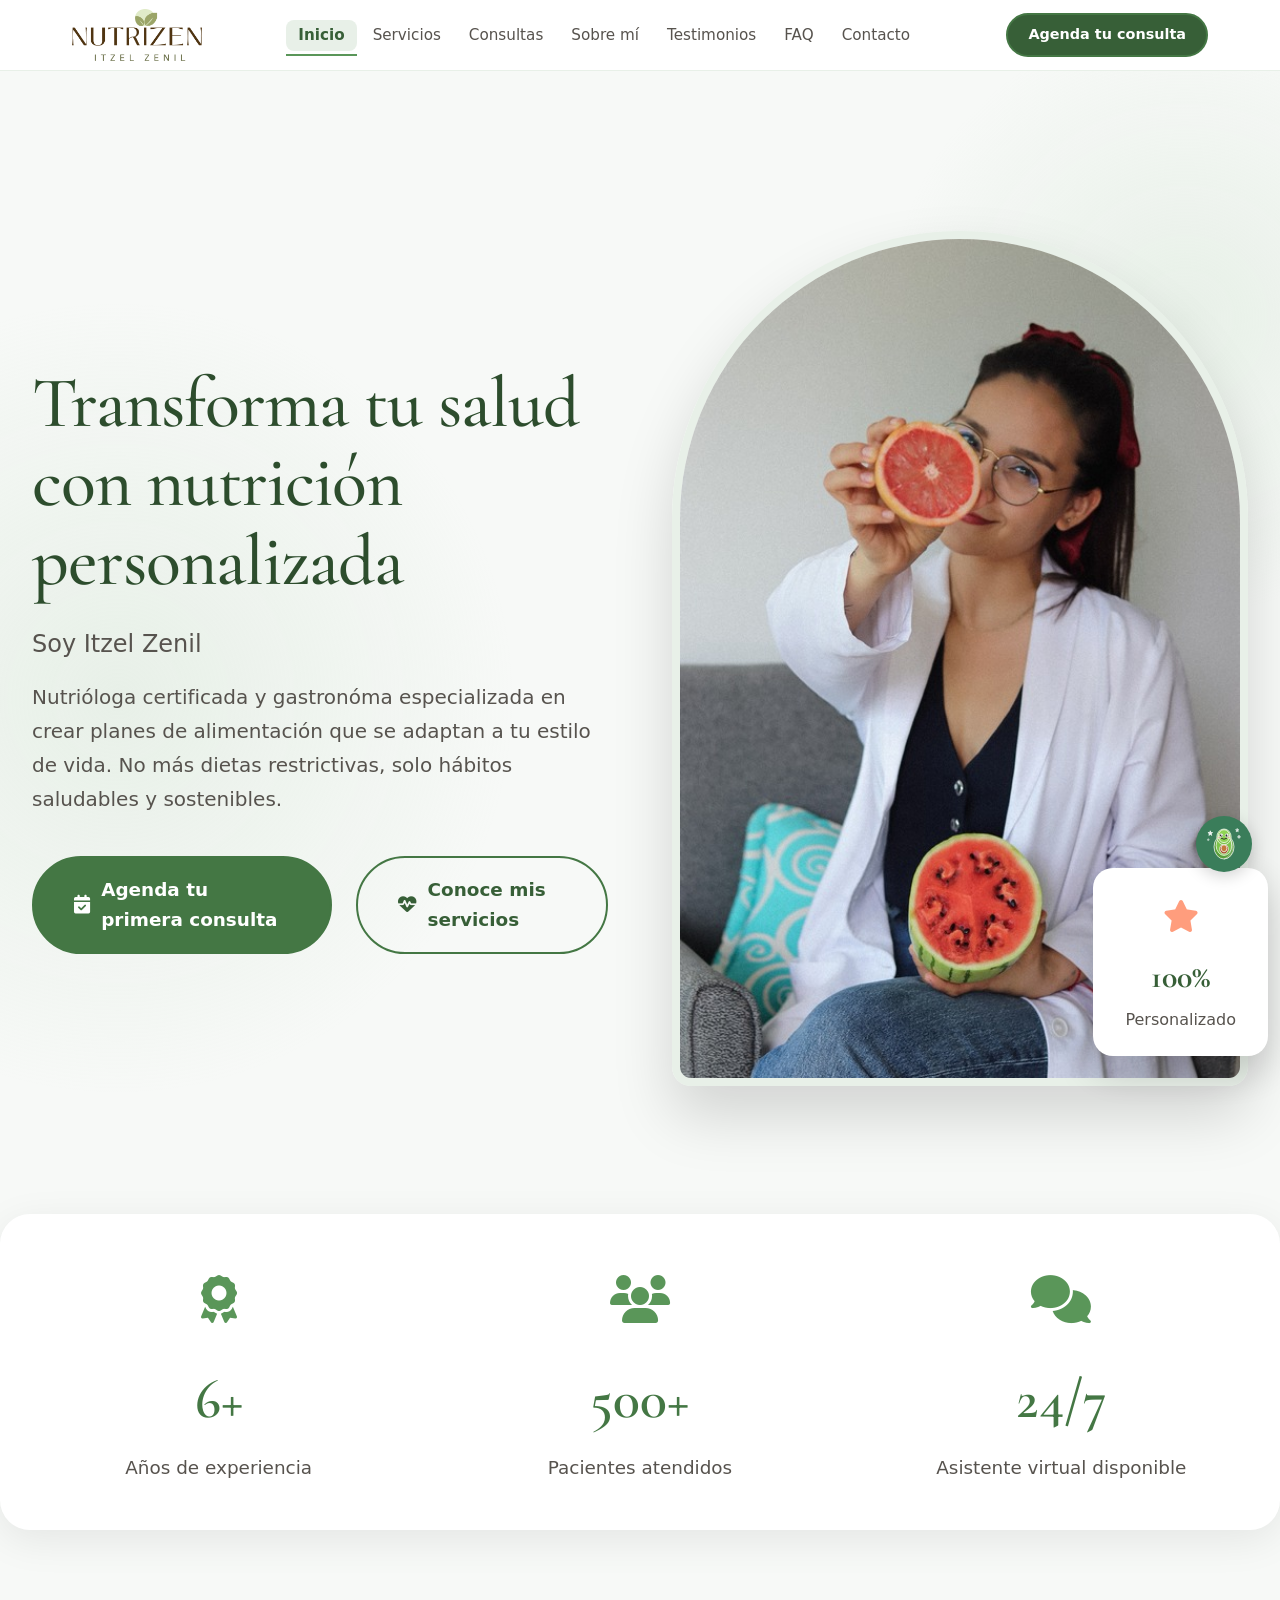
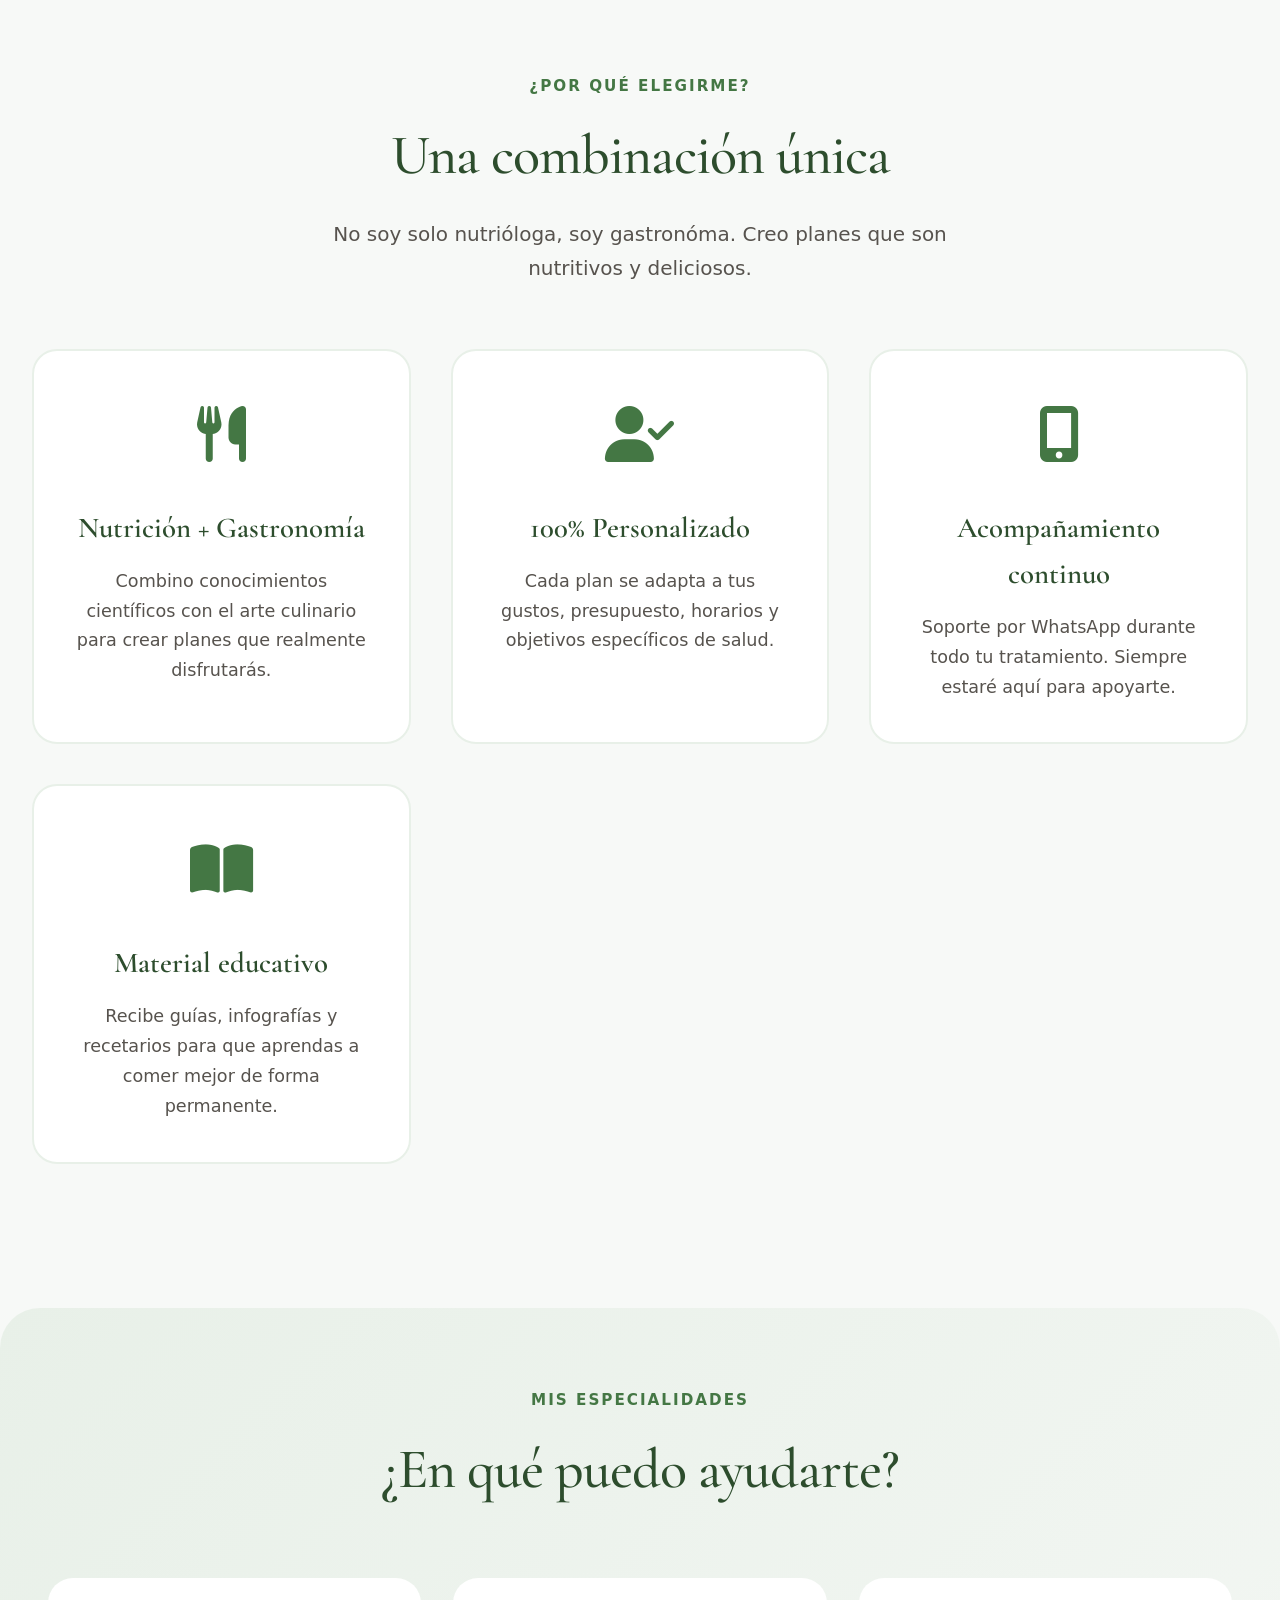
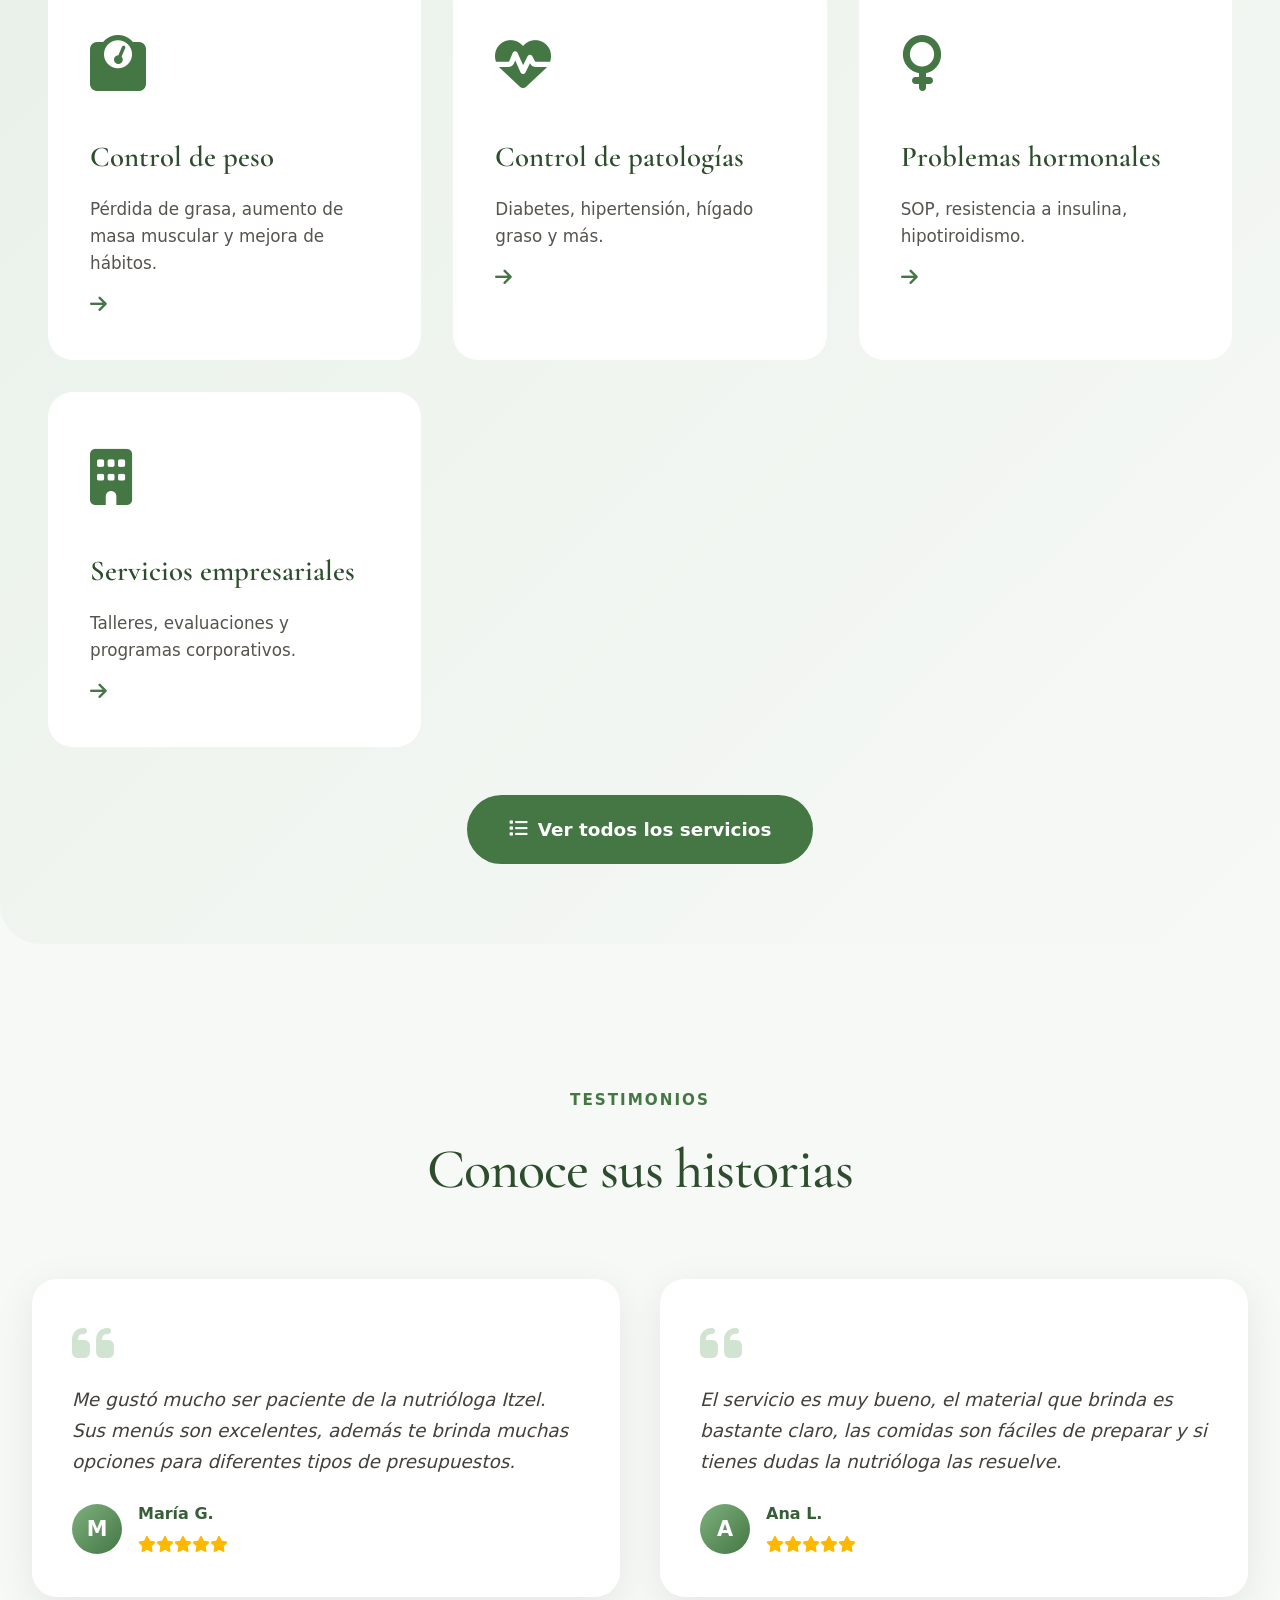
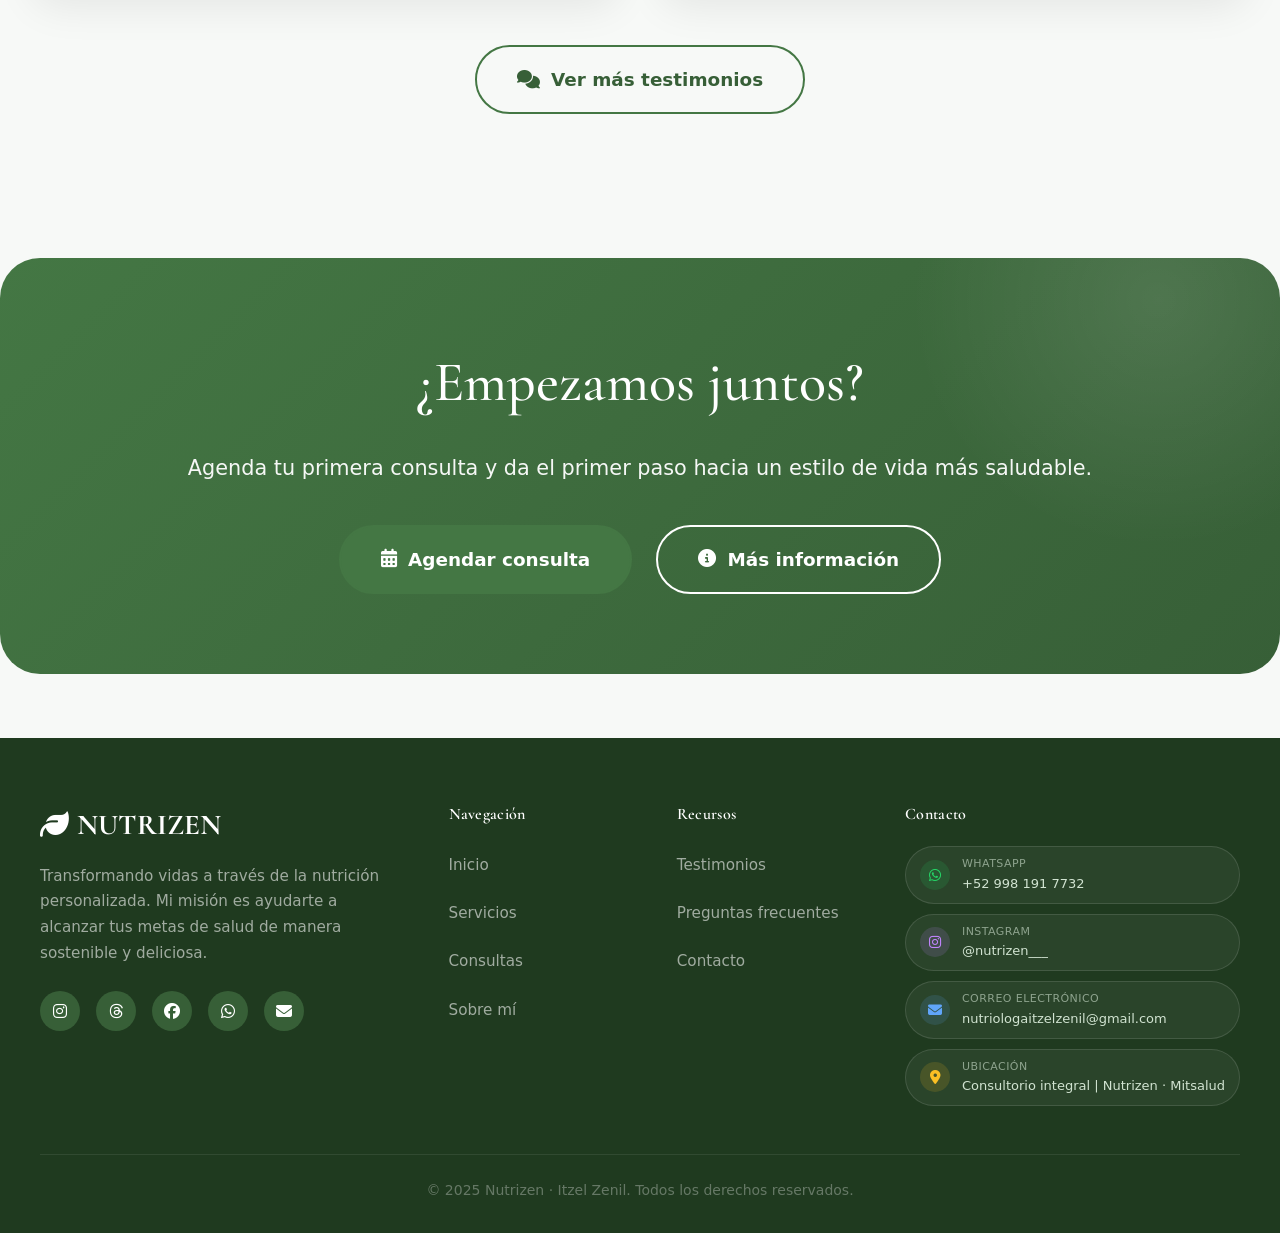
<file: index.html>
<!DOCTYPE html>
<html lang="es">
<head>
    <meta charset="UTF-8">
    <meta name="viewport" content="width=device-width, initial-scale=1.0">
    <title>Itzel Zenil - Nutrióloga y Gastronóma | Inicio</title>
    <meta name="description" content="Nutrióloga certificada especializada en control de peso, patologías metabólicas y salud digestiva. Planes 100% personalizados con seguimiento en WhatsApp.">
    <link href="https://fonts.googleapis.com/css2?family=Cormorant+Garamond:wght@300;400;500;600;700&display=swap" rel="stylesheet">
    <link rel="stylesheet" href="https://cdnjs.cloudflare.com/ajax/libs/font-awesome/6.4.0/css/all.min.css">
    <link rel="stylesheet" href="css/styles.css">
    <link rel="stylesheet" href="css/index.css">
    <link rel="stylesheet" href="css/widget.css">
</head>
<body>
    <div class="bg-decoration"></div>
    <div id="header-placeholder"></div>
    <main>
        <section class="hero">
            <div class="hero-content">
                <h1>Transforma tu salud con nutrición personalizada</h1>
                <p class="hero-subtitle">Soy Itzel Zenil</p>
                <p class="hero-description">Nutrióloga certificada y gastronóma especializada en crear planes de alimentación que se adaptan a tu estilo de vida. No más dietas restrictivas, solo hábitos saludables y sostenibles.</p>
                <div class="hero-cta-group">
                    <a href="contacto.html" class="primary-cta nz-agendar">
                        <i class="fas fa-calendar-check"></i>
                        Agenda tu primera consulta
                    </a>
                    <a href="servicios.html" class="secondary-cta">
                        <i class="fas fa-heart-pulse"></i>
                        Conoce mis servicios
                    </a>
                </div>
            </div>
            <div class="hero-image">
                <div class="hero-image-wrapper">
                    <img src="assets/itzel-2.jpg" alt="Itzel Zenil - Nutrióloga y Gastronóma">
                </div>
                <div class="floating-badge">
                    <div class="badge-icon"><i class="fas fa-star"></i></div>
                    <h3>100%</h3>
                    <p>Personalizado</p>
                </div>
            </div>
        </section>

        <div class="stats">
            <div class="stats-grid">
                <div class="stat-item">
                    <div class="stat-icon"><i class="fas fa-award"></i></div>
                    <h3>6+</h3>
                    <p>Años de experiencia</p>
                </div>
                <div class="stat-item">
                    <div class="stat-icon"><i class="fas fa-users"></i></div>
                    <h3>500+</h3>
                    <p>Pacientes atendidos</p>
                </div>
                <div class="stat-item">
                    <div class="stat-icon"><i class="fas fa-comments"></i></div>
                    <h3>24/7</h3>
                    <p>Asistente virtual disponible</p>
                </div>
            </div>
        </div>

        <section>
            <div class="section-header">
                <div class="section-label">¿Por qué elegirme?</div>
                <h2 class="section-title">Una combinación única</h2>
                <p class="section-description">No soy solo nutrióloga, soy gastronóma. Creo planes que son nutritivos y deliciosos.</p>
            </div>
            <div class="features-grid">
                <div class="feature-card">
                    <div class="feature-icon"><i class="fas fa-utensils"></i></div>
                    <h3>Nutrición + Gastronomía</h3>
                    <p>Combino conocimientos científicos con el arte culinario para crear planes que realmente disfrutarás.</p>
                </div>
                <div class="feature-card">
                    <div class="feature-icon"><i class="fas fa-user-check"></i></div>
                    <h3>100% Personalizado</h3>
                    <p>Cada plan se adapta a tus gustos, presupuesto, horarios y objetivos específicos de salud.</p>
                </div>
                <div class="feature-card">
                    <div class="feature-icon"><i class="fas fa-mobile-alt"></i></div>
                    <h3>Acompañamiento continuo</h3>
                    <p>Soporte por WhatsApp durante todo tu tratamiento. Siempre estaré aquí para apoyarte.</p>
                </div>
                <div class="feature-card">
                    <div class="feature-icon"><i class="fas fa-book-open"></i></div>
                    <h3>Material educativo</h3>
                    <p>Recibe guías, infografías y recetarios para que aprendas a comer mejor de forma permanente.</p>
                </div>
            </div>
        </section>

        <section class="services-preview">
            <div class="section-header">
                <div class="section-label">Mis especialidades</div>
                <h2 class="section-title">¿En qué puedo ayudarte?</h2>
            </div>
            <div class="services-grid-preview">
                <a href="servicios.html#control-peso" class="service-preview-card">
                    <div class="service-preview-icon"><i class="fas fa-weight-scale"></i></div>
                    <h3>Control de peso</h3>
                    <p>Pérdida de grasa, aumento de masa muscular y mejora de hábitos.</p>
                    <span class="link-arrow"><i class="fas fa-arrow-right"></i></span>
                </a>
                <a href="servicios.html#patologias" class="service-preview-card">
                    <div class="service-preview-icon"><i class="fas fa-heartbeat"></i></div>
                    <h3>Control de patologías</h3>
                    <p>Diabetes, hipertensión, hígado graso y más.</p>
                    <span class="link-arrow"><i class="fas fa-arrow-right"></i></span>
                </a>
                <a href="servicios.html#hormonales" class="service-preview-card">
                    <div class="service-preview-icon"><i class="fas fa-venus"></i></div>
                    <h3>Problemas hormonales</h3>
                    <p>SOP, resistencia a insulina, hipotiroidismo.</p>
                    <span class="link-arrow"><i class="fas fa-arrow-right"></i></span>
                </a>
                <a href="servicios.html#empresarial" class="service-preview-card">
                    <div class="service-preview-icon"><i class="fas fa-building"></i></div>
                    <h3>Servicios empresariales</h3>
                    <p>Talleres, evaluaciones y programas corporativos.</p>
                    <span class="link-arrow"><i class="fas fa-arrow-right"></i></span>
                </a>
            </div>
            <div style="text-align: center; margin-top: 3rem;">
                <a href="servicios.html" class="primary-cta">
                    <i class="fas fa-list"></i>
                    Ver todos los servicios
                </a>
            </div>
        </section>

        <section>
            <div class="section-header">
                <div class="section-label">Testimonios</div>
                <h2 class="section-title">Conoce sus historias</h2>
            </div>
            <div class="testimonials-grid-preview">
                <div class="testimonial-card">
                    <div class="quote-icon"><i class="fas fa-quote-left"></i></div>
                    <p class="testimonial-text">Me gustó mucho ser paciente de la nutrióloga Itzel. Sus menús son excelentes, además te brinda muchas opciones para diferentes tipos de presupuestos.</p>
                    <div class="testimonial-author">
                        <div class="author-avatar">M</div>
                        <div class="author-info">
                            <p>María G.</p>
                            <div class="rating"><i class="fas fa-star"></i><i class="fas fa-star"></i><i class="fas fa-star"></i><i class="fas fa-star"></i><i class="fas fa-star"></i></div>
                        </div>
                    </div>
                </div>
                <div class="testimonial-card">
                    <div class="quote-icon"><i class="fas fa-quote-left"></i></div>
                    <p class="testimonial-text">El servicio es muy bueno, el material que brinda es bastante claro, las comidas son fáciles de preparar y si tienes dudas la nutrióloga las resuelve.</p>
                    <div class="testimonial-author">
                        <div class="author-avatar">A</div>
                        <div class="author-info">
                            <p>Ana L.</p>
                            <div class="rating"><i class="fas fa-star"></i><i class="fas fa-star"></i><i class="fas fa-star"></i><i class="fas fa-star"></i><i class="fas fa-star"></i></div>
                        </div>
                    </div>
                </div>
            </div>
            <div style="text-align: center; margin-top: 3rem;">
                <a href="testimonios.html" class="secondary-cta">
                    <i class="fas fa-comments"></i>
                    Ver más testimonios
                </a>
            </div>
        </section>

        <section class="cta-section">
            <div class="cta-content">
                <h2>¿Empezamos juntos?</h2>
                <p>Agenda tu primera consulta y da el primer paso hacia un estilo de vida más saludable.</p>
                <div class="cta-buttons">
                    <a href="contacto.html" class="primary-cta nz-agendar">
                        <i class="fas fa-calendar-alt"></i>
                        Agendar consulta
                    </a>
                    <a href="consultas.html" class="secondary-cta secondary-cta-white">
                        <i class="fas fa-info-circle"></i>
                        Más información
                    </a>
                </div>
            </div>
        </section>
    </main>
    <div id="footer-placeholder"></div>
    <script src="js/components.js"></script>
    <script src="js/script.js"></script>
    <script src="js/nutrizen-chat-widget.js" data-webhook="__WEBHOOK_URL__"></script>
</body>
</html>
</file>
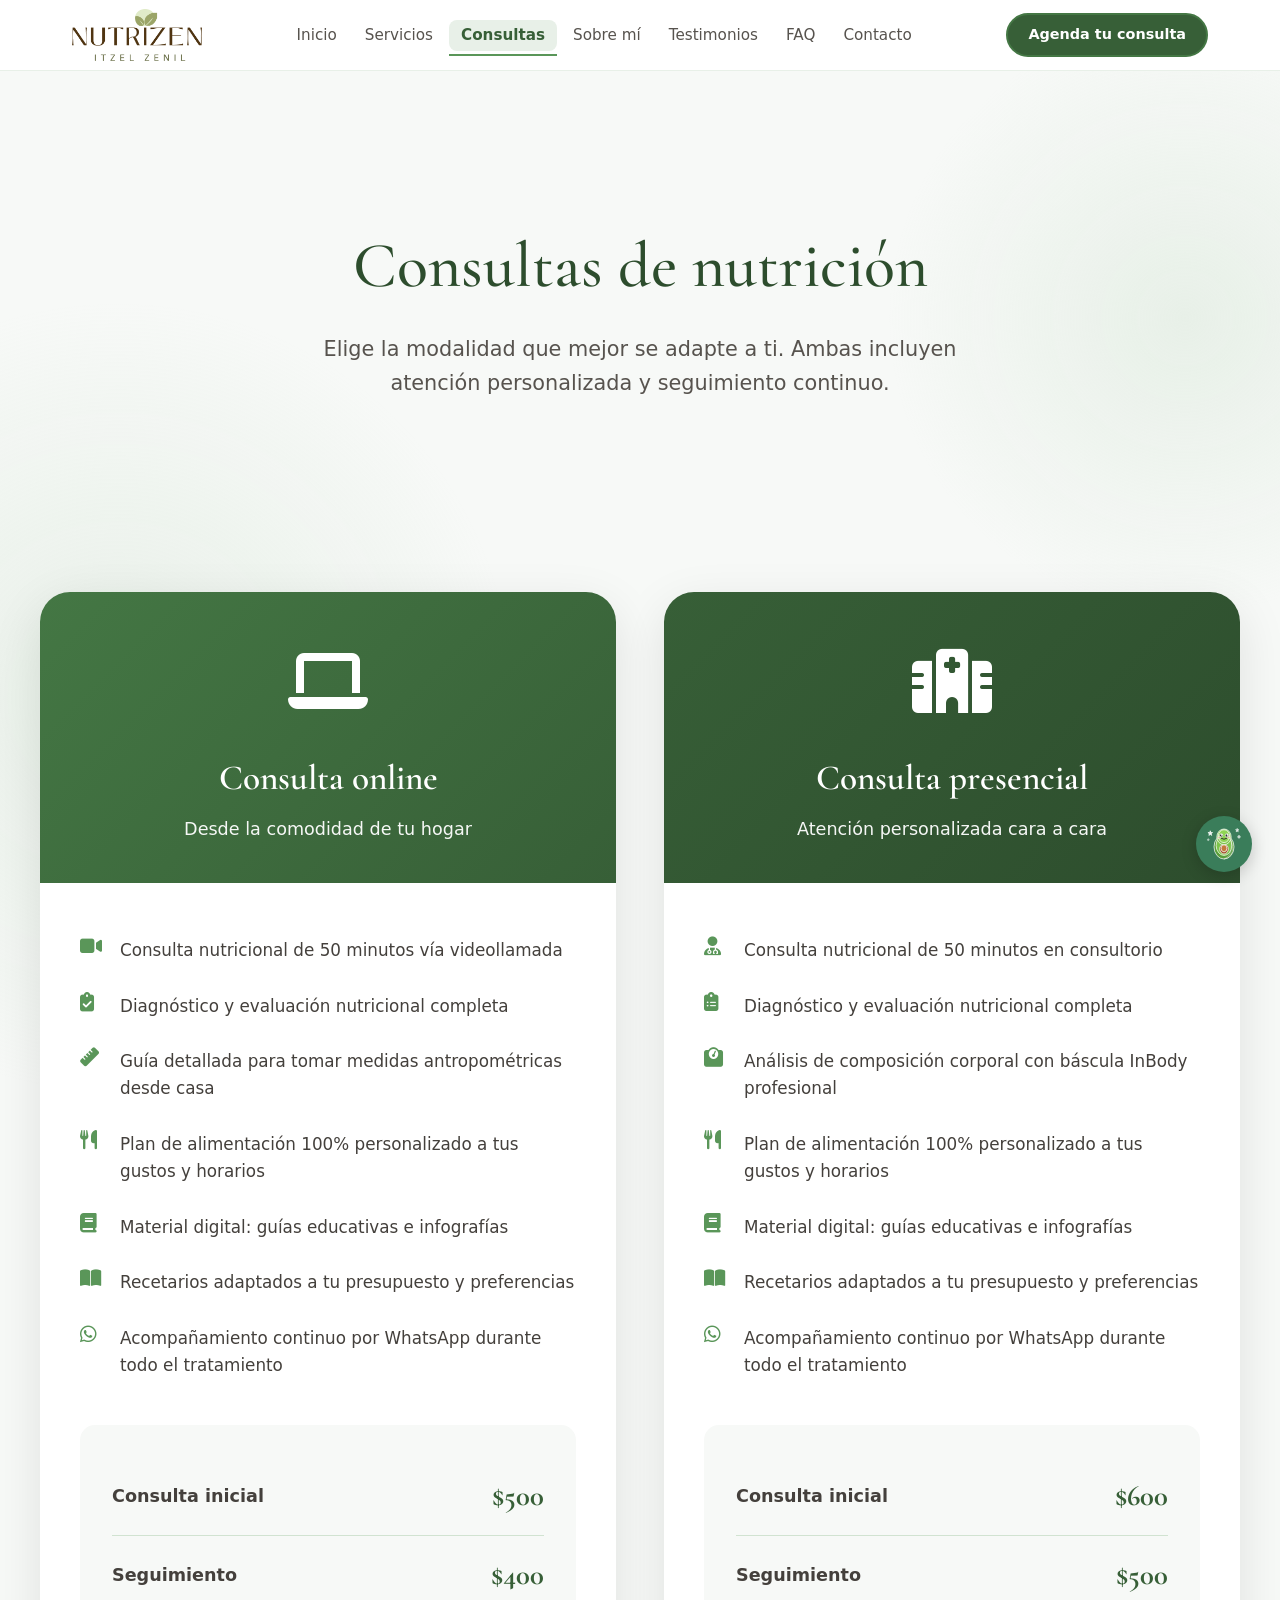
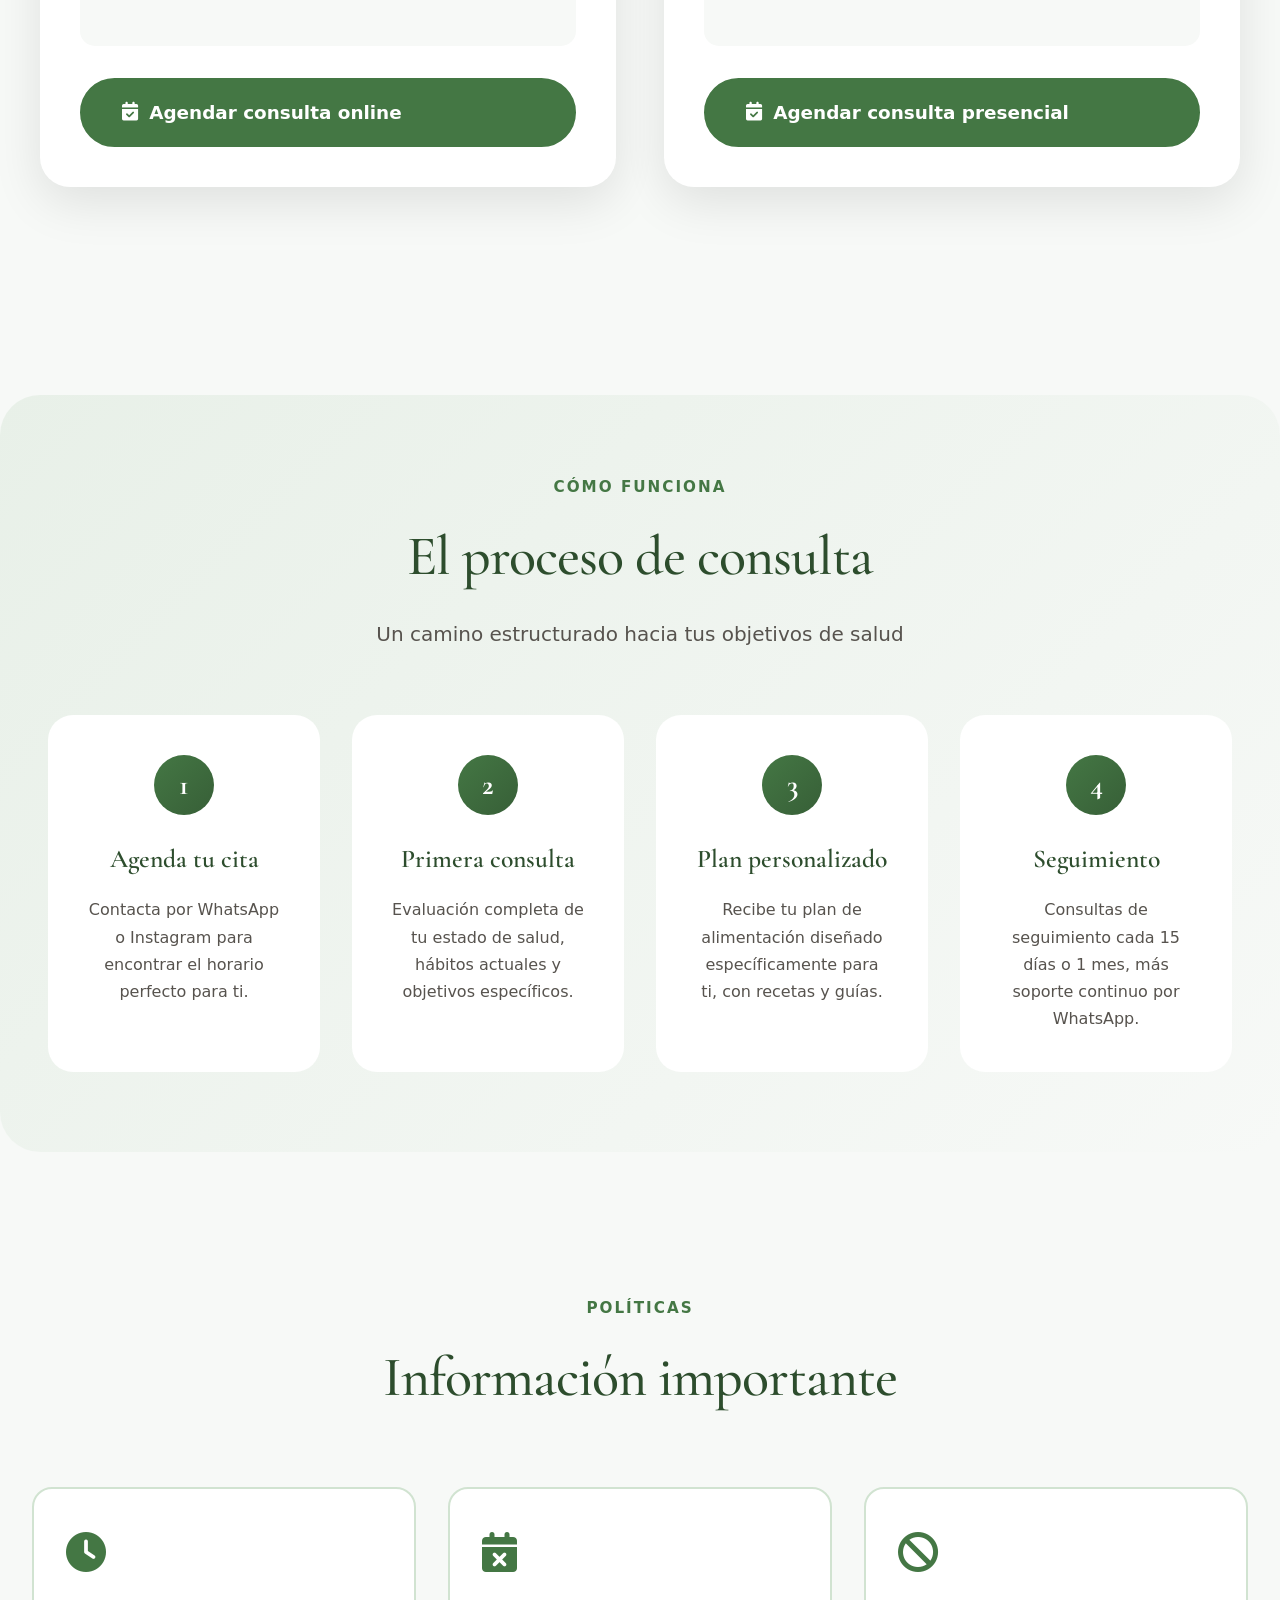
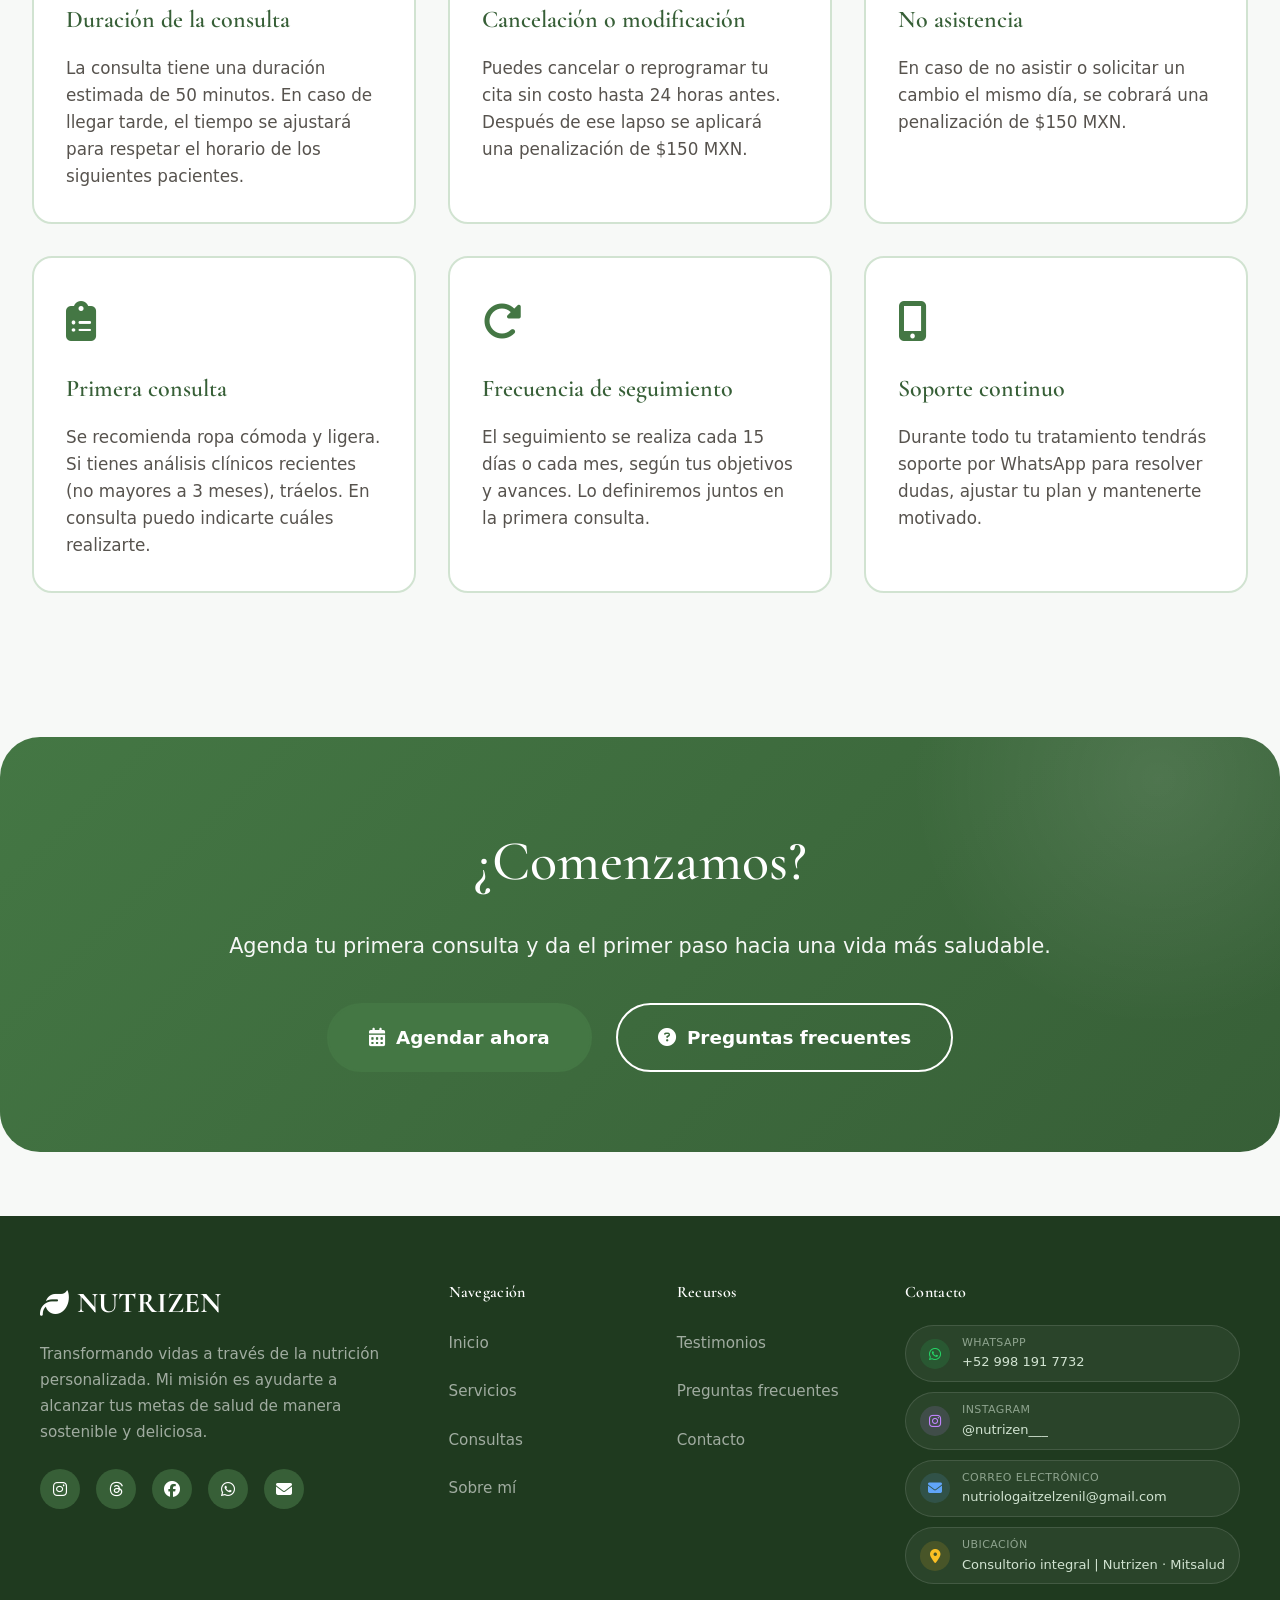
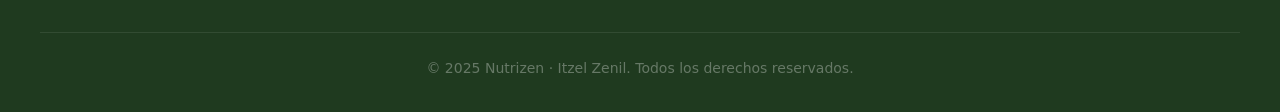
<file: consultas.html>
<!DOCTYPE html>
<html lang="es">
<head>
    <meta charset="UTF-8">
    <meta name="viewport" content="width=device-width, initial-scale=1.0">
    <title>Consultas | Nutrizen - Itzel Zenil</title>
    <meta name="description" content="Consultas de Nutrición online y presenciales. Planes personalizados con seguimiento continuo.">
    <link href="https://fonts.googleapis.com/css2?family=Cormorant+Garamond:wght@300;400;500;600;700&display=swap" rel="stylesheet">
    <link rel="stylesheet" href="https://cdnjs.cloudflare.com/ajax/libs/font-awesome/6.4.0/css/all.min.css">
    <link rel="stylesheet" href="css/styles.css">
    <link rel="stylesheet" href="css/consultas.css">
</head>
<body>
    <div class="bg-decoration"></div>
    <div id="header-placeholder"></div>
    <main>
        <div class="page-header">
            <h1>Consultas de nutrición</h1>
            <p>Elige la modalidad que mejor se adapte a ti. Ambas incluyen atención personalizada y seguimiento continuo.</p>
        </div>
        <section>
            <div class="consultation-types">
                <div class="consultation-card">
                    <div class="consultation-header">
                        <div class="consultation-icon"><i class="fas fa-laptop"></i></div>
                        <h3>Consulta online</h3>
                        <p class="consultation-tagline">Desde la comodidad de tu hogar</p>
                    </div>
                    <div class="consultation-body">
                        <ul class="consultation-features">
                            <li><i class="fas fa-video"></i> Consulta nutricional de 50 minutos vía videollamada</li>
                            <li><i class="fas fa-clipboard-check"></i> Diagnóstico y evaluación nutricional completa</li>
                            <li><i class="fas fa-ruler"></i> Guía detallada para tomar medidas antropométricas desde casa</li>
                            <li><i class="fas fa-utensils"></i> Plan de alimentación 100% personalizado a tus gustos y horarios</li>
                            <li><i class="fas fa-book"></i> Material digital: guías educativas e infografías</li>
                            <li><i class="fas fa-book-open"></i> Recetarios adaptados a tu presupuesto y preferencias</li>
                            <li><i class="fab fa-whatsapp"></i> Acompañamiento continuo por WhatsApp durante todo el tratamiento</li>
                        </ul>
                        <div class="pricing-section">
                            <div class="pricing-item">
                                <span class="pricing-label">Consulta inicial</span>
                                <span class="pricing-amount">$500</span>
                            </div>
                            <div class="pricing-item">
                                <span class="pricing-label">Seguimiento</span>
                                <span class="pricing-amount">$400</span>
                            </div>
                        </div>
                        <a href="#" class="primary-cta consultation-cta nz-agendar">
                            <i class="fas fa-calendar-check"></i>
                            Agendar consulta online
                        </a>
                    </div>
                </div>
                <div class="consultation-card">
                    <div class="consultation-header consultation-header-dark">
                        <div class="consultation-icon"><i class="fas fa-hospital"></i></div>
                        <h3>Consulta presencial</h3>
                        <p class="consultation-tagline">Atención personalizada cara a cara</p>
                    </div>
                    <div class="consultation-body">
                        <ul class="consultation-features">
                            <li><i class="fas fa-user-md"></i> Consulta nutricional de 50 minutos en consultorio</li>
                            <li><i class="fas fa-clipboard-list"></i> Diagnóstico y evaluación nutricional completa</li>
                            <li><i class="fas fa-weight-scale"></i> Análisis de composición corporal con báscula InBody profesional</li>
                            <li><i class="fas fa-utensils"></i> Plan de alimentación 100% personalizado a tus gustos y horarios</li>
                            <li><i class="fas fa-book"></i> Material digital: guías educativas e infografías</li>
                            <li><i class="fas fa-book-open"></i> Recetarios adaptados a tu presupuesto y preferencias</li>
                            <li><i class="fab fa-whatsapp"></i> Acompañamiento continuo por WhatsApp durante todo el tratamiento</li>
                        </ul>
                        <div class="pricing-section">
                            <div class="pricing-item">
                                <span class="pricing-label">Consulta inicial</span>
                                <span class="pricing-amount">$600</span>
                            </div>
                            <div class="pricing-item">
                                <span class="pricing-label">Seguimiento</span>
                                <span class="pricing-amount">$500</span>
                            </div>
                        </div>
                        <a href="#" class="primary-cta consultation-cta nz-agendar">
                            <i class="fas fa-calendar-check"></i>
                            Agendar consulta presencial
                        </a>
                    </div>
                </div>
            </div>
        </section>

        <section class="process-section">
            <div class="section-header">
                <div class="section-label">Cómo funciona</div>
                <h2 class="section-title">El proceso de consulta</h2>
                <p class="section-description">Un camino estructurado hacia tus objetivos de salud</p>
            </div>
            <div class="process-steps">
                <div class="process-step">
                    <div class="step-number">1</div>
                    <h4>Agenda tu cita</h4>
                    <p>Contacta por WhatsApp o Instagram para encontrar el horario perfecto para ti.</p>
                </div>
                <div class="process-step">
                    <div class="step-number">2</div>
                    <h4>Primera consulta</h4>
                    <p>Evaluación completa de tu estado de salud, hábitos actuales y objetivos específicos.</p>
                </div>
                <div class="process-step">
                    <div class="step-number">3</div>
                    <h4>Plan personalizado</h4>
                    <p>Recibe tu plan de alimentación diseñado específicamente para ti, con recetas y guías.</p>
                </div>
                <div class="process-step">
                    <div class="step-number">4</div>
                    <h4>Seguimiento</h4>
                    <p>Consultas de seguimiento cada 15 días o 1 mes, más soporte continuo por WhatsApp.</p>
                </div>
            </div>
        </section>

        <section>
            <div class="section-header">
                <div class="section-label">Políticas</div>
                <h2 class="section-title">Información importante</h2>
            </div>
            <div class="policies-grid">
                <div class="policy-card">
                    <div class="policy-icon"><i class="fas fa-clock"></i></div>
                    <h4>Duración de la consulta</h4>
                    <p>La consulta tiene una duración estimada de 50 minutos. En caso de llegar tarde, el tiempo se ajustará para respetar el horario de los siguientes pacientes.</p>
                </div>
                <div class="policy-card">
                    <div class="policy-icon"><i class="fas fa-calendar-times"></i></div>
                    <h4>Cancelación o modificación</h4>
                    <p>Puedes cancelar o reprogramar tu cita sin costo hasta 24 horas antes. Después de ese lapso se aplicará una penalización de $150 MXN.</p>
                </div>
                <div class="policy-card">
                    <div class="policy-icon"><i class="fas fa-ban"></i></div>
                    <h4>No asistencia</h4>
                    <p>En caso de no asistir o solicitar un cambio el mismo día, se cobrará una penalización de $150 MXN.</p>
                </div>
                <div class="policy-card">
                    <div class="policy-icon"><i class="fas fa-clipboard-list"></i></div>
                    <h4>Primera consulta</h4>
                    <p>Se recomienda ropa cómoda y ligera. Si tienes análisis clínicos recientes (no mayores a 3 meses), tráelos. En consulta puedo indicarte cuáles realizarte.</p>
                </div>
                <div class="policy-card">
                    <div class="policy-icon"><i class="fas fa-redo-alt"></i></div>
                    <h4>Frecuencia de seguimiento</h4>
                    <p>El seguimiento se realiza cada 15 días o cada mes, según tus objetivos y avances. Lo definiremos juntos en la primera consulta.</p>
                </div>
                <div class="policy-card">
                    <div class="policy-icon"><i class="fas fa-mobile-alt"></i></div>
                    <h4>Soporte continuo</h4>
                    <p>Durante todo tu tratamiento tendrás soporte por WhatsApp para resolver dudas, ajustar tu plan y mantenerte motivado.</p>
                </div>
            </div>
        </section>

        <section class="cta-section">
            <div class="cta-content">
                <h2>¿Comenzamos?</h2>
                <p>Agenda tu primera consulta y da el primer paso hacia una vida más saludable.</p>
                <div class="cta-buttons">
                    <a href="#" class="primary-cta nz-agendar">
                        <i class="fas fa-calendar-alt"></i>
                        Agendar ahora
                    </a>
                    <a href="faq.html" class="secondary-cta secondary-cta-white">
                        <i class="fas fa-question-circle"></i>
                        Preguntas frecuentes
                    </a>
                </div>
            </div>
        </section>
    </main>
    <div id="footer-placeholder"></div>
    <script src="js/components.js"></script>
    <script src="js/script.js"></script>
    <script src="js/nutrizen-chat-widget.js" data-webhook="__WEBHOOK_URL__"></script>
</body>
</html>
</file>
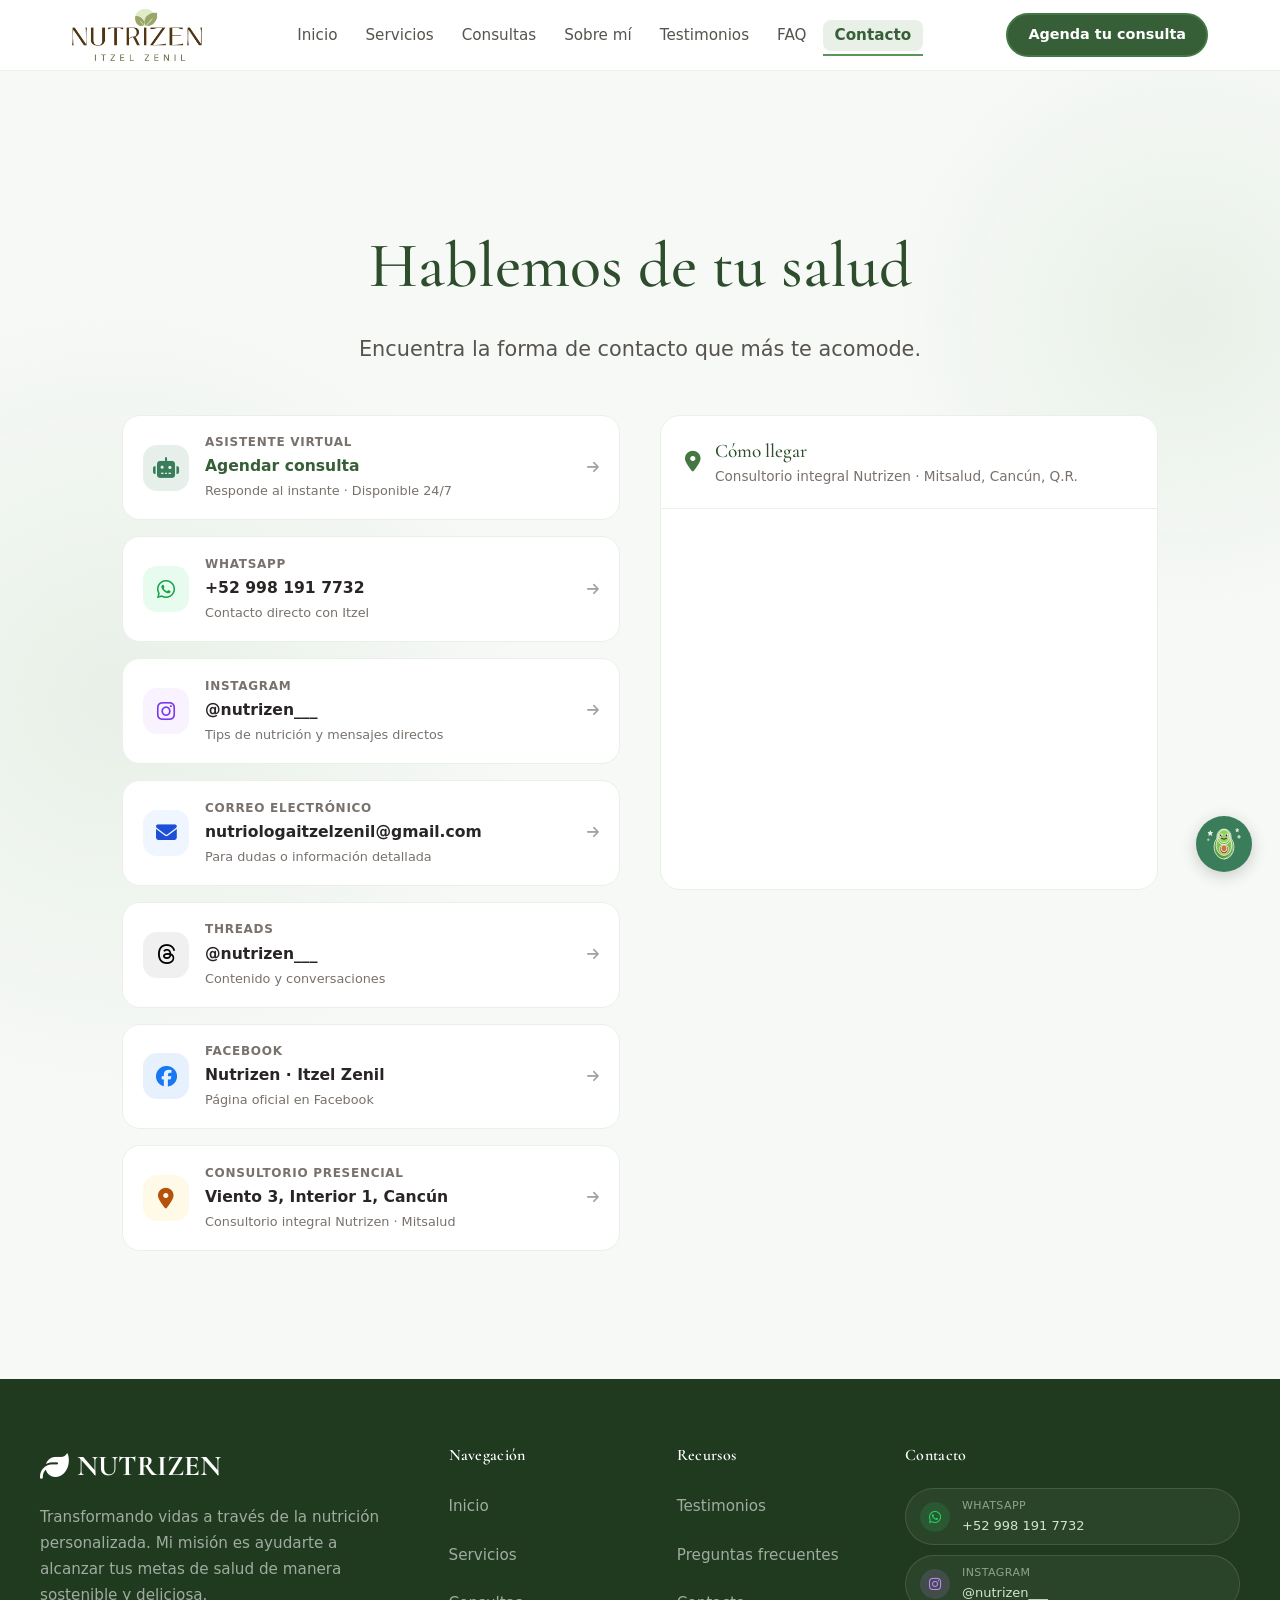
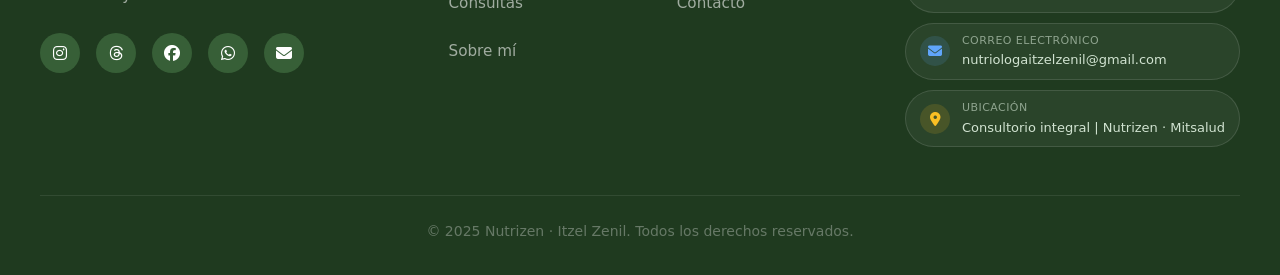
<file: contacto.html>
<!DOCTYPE html>
<html lang="es">
<head>
    <meta charset="UTF-8">
    <meta name="viewport" content="width=device-width, initial-scale=1.0">
    <title>Contacto | Nutrizen - Itzel Zenil</title>
    <meta name="description" content="Contacta a Itzel Zenil, nutrióloga en Cancún. Agenda tu consulta por WhatsApp, Instagram o email.">
    <link href="https://fonts.googleapis.com/css2?family=Cormorant+Garamond:wght@300;400;500;600;700&display=swap" rel="stylesheet">
    <link rel="stylesheet" href="https://cdnjs.cloudflare.com/ajax/libs/font-awesome/6.5.0/css/all.min.css">
    <link rel="stylesheet" href="css/styles.css">
    <link rel="stylesheet" href="css/contacto.css">
</head>
<body>
    <div class="bg-decoration"></div>
    <div id="header-placeholder"></div>
    <main>
        <div class="page-header">
            <h1>Hablemos de tu salud</h1>
            <p>Encuentra la forma de contacto que más te acomode.</p>
        </div>

        <section class="contact-section">
            <div class="contact-pills-block">

                <a href="#" class="contact-pill contact-pill--chat nz-agendar">
                    <div class="contact-pill__icon"><i class="fas fa-robot"></i></div>
                    <div class="contact-pill__body">
                        <span class="contact-pill__label">Asistente virtual</span>
                        <span class="contact-pill__value">Agendar consulta</span>
                        <span class="contact-pill__hint">Responde al instante · Disponible 24/7</span>
                    </div>
                    <i class="fas fa-arrow-right contact-pill__arrow"></i>
                </a>

                <a href="https://api.whatsapp.com/send/?phone=5219981917732&text=Hola%20Itzel%2C%20vi%20tu%20p%C3%A1gina%20y%20me%20gustar%C3%ADa%20agendar%20una%20consulta.%20%C2%BFCu%C3%A1ndo%20tienes%20disponibilidad%3F&type=phone_number&app_absent=0" target="_blank" class="contact-pill contact-pill--wa">
                    <div class="contact-pill__icon"><i class="fab fa-whatsapp"></i></div>
                    <div class="contact-pill__body">
                        <span class="contact-pill__label">WhatsApp</span>
                        <span class="contact-pill__value">+52 998 191 7732</span>
                        <span class="contact-pill__hint">Contacto directo con Itzel</span>
                    </div>
                    <i class="fas fa-arrow-right contact-pill__arrow"></i>
                </a>

                <a href="https://instagram.com/nutrizen___" target="_blank" class="contact-pill contact-pill--ig">
                    <div class="contact-pill__icon"><i class="fab fa-instagram"></i></div>
                    <div class="contact-pill__body">
                        <span class="contact-pill__label">Instagram</span>
                        <span class="contact-pill__value">@nutrizen___</span>
                        <span class="contact-pill__hint">Tips de nutrición y mensajes directos</span>
                    </div>
                    <i class="fas fa-arrow-right contact-pill__arrow"></i>
                </a>

                <a href="mailto:nutriologaitzelzenil@gmail.com" class="contact-pill contact-pill--em">
                    <div class="contact-pill__icon"><i class="fas fa-envelope"></i></div>
                    <div class="contact-pill__body">
                        <span class="contact-pill__label">Correo electrónico</span>
                        <span class="contact-pill__value">nutriologaitzelzenil&#64;gmail.com</span>
                        <span class="contact-pill__hint">Para dudas o información detallada</span>
                    </div>
                    <i class="fas fa-arrow-right contact-pill__arrow"></i>
                </a>

                <a href="https://www.threads.com/@nutrizen___" target="_blank" class="contact-pill contact-pill--th">
                    <div class="contact-pill__icon"><i class="fab fa-threads"></i></div>
                    <div class="contact-pill__body">
                        <span class="contact-pill__label">Threads</span>
                        <span class="contact-pill__value">@nutrizen___</span>
                        <span class="contact-pill__hint">Contenido y conversaciones</span>
                    </div>
                    <i class="fas fa-arrow-right contact-pill__arrow"></i>
                </a>

                <a href="https://www.facebook.com/people/Nutrizen-Nutri%C3%B3loga-Itzel-Zenil/61587904682594/" target="_blank" class="contact-pill contact-pill--fb">
                    <div class="contact-pill__icon"><i class="fab fa-facebook"></i></div>
                    <div class="contact-pill__body">
                        <span class="contact-pill__label">Facebook</span>
                        <span class="contact-pill__value">Nutrizen · Itzel Zenil</span>
                        <span class="contact-pill__hint">Página oficial en Facebook</span>
                    </div>
                    <i class="fas fa-arrow-right contact-pill__arrow"></i>
                </a>

                <a href="https://www.google.com/maps/place/Consultorio+integral+%7C+Nutrizen+-+Mitsalud/@21.151697,-86.8267687,17z/data=!3m1!4b1!4m6!3m5!1s0x8f4c2b00176793f1:0xcab306c110b66044!8m2!3d21.151697!4d-86.8241938!16s%2Fg%2F11ywpcxtr1?entry=ttu" target="_blank" class="contact-pill contact-pill--loc">
                    <div class="contact-pill__icon"><i class="fas fa-map-marker-alt"></i></div>
                    <div class="contact-pill__body">
                        <span class="contact-pill__label">Consultorio presencial</span>
                        <span class="contact-pill__value">Viento 3, Interior 1, Cancún</span>
                        <span class="contact-pill__hint">Consultorio integral Nutrizen · Mitsalud</span>
                    </div>
                    <i class="fas fa-arrow-right contact-pill__arrow"></i>
                </a>
            </div>

            <div class="map-block">
                <div class="map-header">
                    <i class="fas fa-map-marker-alt"></i>
                    <div>
                        <h3>Cómo llegar</h3>
                        <p>Consultorio integral Nutrizen · Mitsalud, Cancún, Q.R.</p>
                    </div>
                </div>
                <div class="map-wrapper">
                    <iframe src="https://www.google.com/maps/embed?pb=!1m18!1m12!1m3!1d3720.9968566752755!2d-86.8213457259774!3d21.152523380638247!2m3!1f0!2f0!3f0!3m2!1i1024!2i768!4f13.1!3m3!1m2!1s0x8f4c2b00176793f1%3A0xcab306c110b66044!2sConsultorio%20integral%20%7C%20Nutrizen%20-%20Mitsalud!5e0!3m2!1ses-419!2smx!4v1775422927066!5m2!1ses-419!2smx" allowfullscreen="" loading="lazy" referrerpolicy="no-referrer-when-downgrade" title="Ubicación del consultorio Nutrizen en Cancún"></iframe>
                </div>
            </div>
        </section>
    </main>

    <div id="footer-placeholder"></div>
    <script src="js/components.js"></script>
    <script src="js/script.js"></script>
    <script src="js/nutrizen-chat-widget.js" data-webhook="__WEBHOOK_URL__"></script>
</body>
</html>
</file>
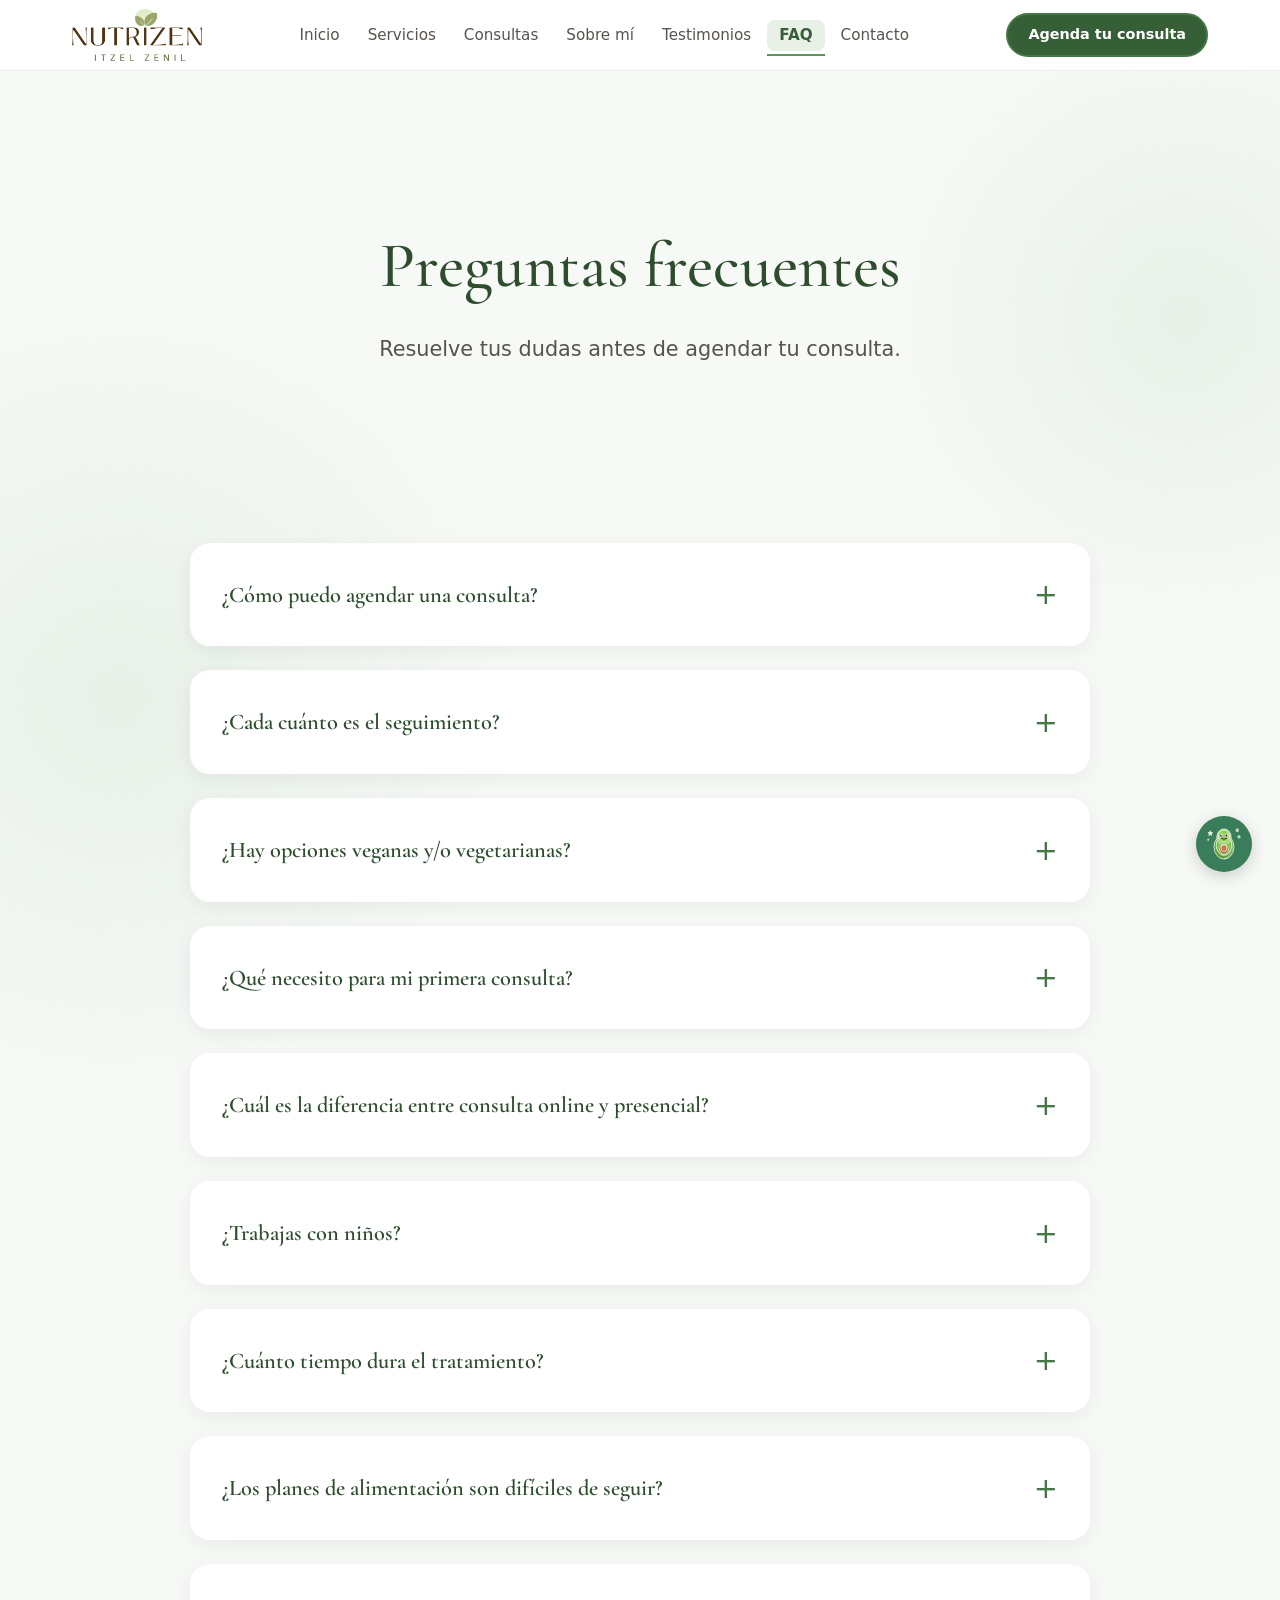
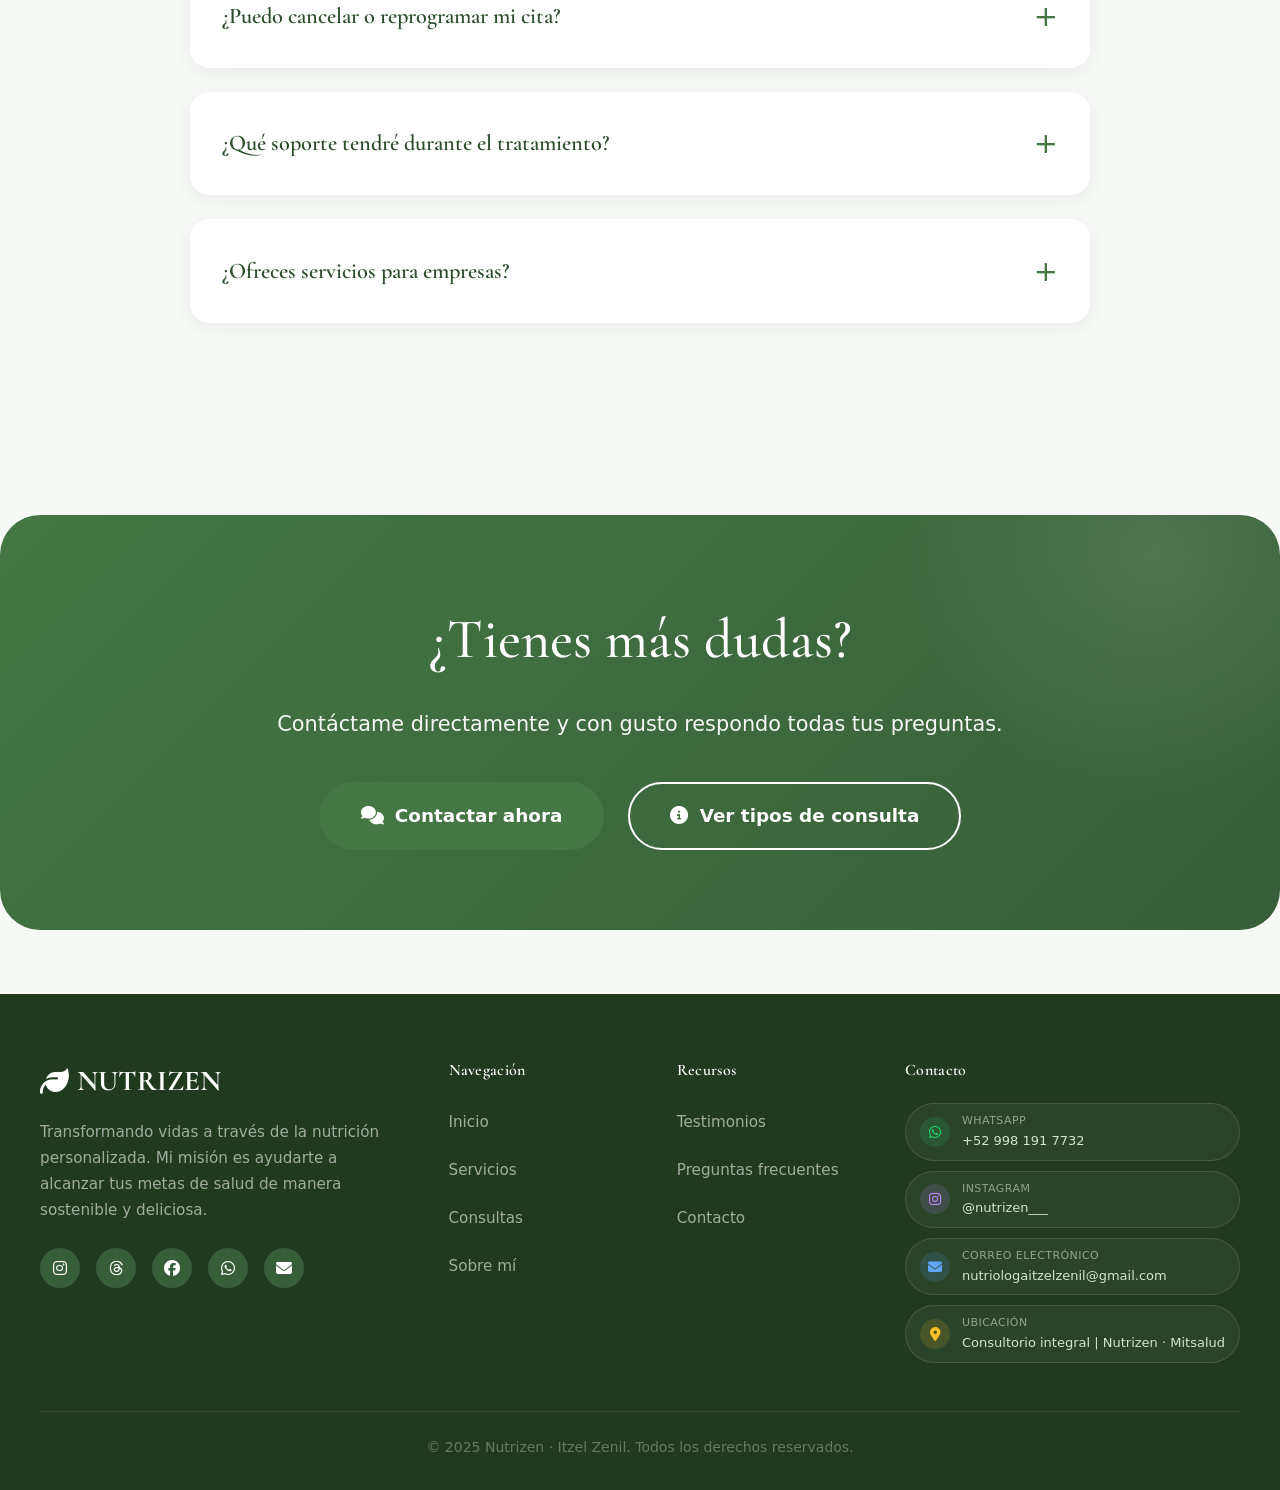
<file: faq.html>
<!DOCTYPE html>
<html lang="es">
<head>
    <meta charset="UTF-8">
    <meta name="viewport" content="width=device-width, initial-scale=1.0">
    <title>Preguntas Frecuentes | Nutrizen - Itzel Zenil</title>
    <meta name="description" content="Preguntas frecuentes sobre los servicios de nutrición de Itzel Zenil en Cancún.">
    <link href="https://fonts.googleapis.com/css2?family=Cormorant+Garamond:wght@300;400;500;600;700&display=swap" rel="stylesheet">
    <link rel="stylesheet" href="https://cdnjs.cloudflare.com/ajax/libs/font-awesome/6.4.0/css/all.min.css">
    <link rel="stylesheet" href="css/styles.css">
    <style>
        .faq-container { max-width: 900px; margin: 3rem auto; }
        .faq-item { background: white; margin-bottom: 1.5rem; border-radius: 20px; overflow: hidden; box-shadow: 0 5px 20px rgba(0,0,0,0.06); transition: all 0.3s; }
        .faq-item:hover { box-shadow: 0 8px 30px rgba(0,0,0,0.1); }
        .faq-question { padding: 1.8rem 2rem; cursor: pointer; display: flex; justify-content: space-between; align-items: center; transition: background 0.3s; }
        .faq-question:hover { background: var(--sage-50); }
        .faq-question h4 { font-family: var(--font-display); font-size: 1.4rem; color: var(--sage-800); font-weight: 600; margin: 0; }
        .faq-toggle { font-size: 1.8rem; color: var(--sage-600); transition: transform 0.3s; flex-shrink: 0; margin-left: 1rem; }
        .faq-item.active .faq-toggle { transform: rotate(45deg); }
        .faq-answer { max-height: 0; overflow: hidden; transition: max-height 0.3s ease; }
        .faq-answer-content { padding: 0 2rem 2rem; color: var(--neutral-600); font-size: 1.05rem; line-height: 1.7; }
    </style>
</head>
<body>
    <div class="bg-decoration"></div>
    <div id="header-placeholder"></div>
    <main>
        <div class="page-header">
            <h1>Preguntas frecuentes</h1>
            <p>Resuelve tus dudas antes de agendar tu consulta.</p>
        </div>
        <section>
            <div class="faq-container">
                <div class="faq-item">
                    <div class="faq-question" onclick="toggleFAQ(this)">
                        <h4>¿Cómo puedo agendar una consulta?</h4>
                        <span class="faq-toggle">+</span>
                    </div>
                    <div class="faq-answer">
                        <div class="faq-answer-content">Puedes agendar por Instagram (@nutrizen___) o WhatsApp. Respondo rápidamente y te ayudo a encontrar el mejor horario. También puedes escribirme por email.</div>
                    </div>
                </div>
                <div class="faq-item">
                    <div class="faq-question" onclick="toggleFAQ(this)">
                        <h4>¿Cada cuánto es el seguimiento?</h4>
                        <span class="faq-toggle">+</span>
                    </div>
                    <div class="faq-answer">
                        <div class="faq-answer-content">El seguimiento se realiza cada 15 días o cada mes, dependiendo de tus objetivos y necesidades. Lo determinaremos en la primera consulta.</div>
                    </div>
                </div>
                <div class="faq-item">
                    <div class="faq-question" onclick="toggleFAQ(this)">
                        <h4>¿Hay opciones veganas y/o vegetarianas?</h4>
                        <span class="faq-toggle">+</span>
                    </div>
                    <div class="faq-answer">
                        <div class="faq-answer-content">Por supuesto. Todos mis planes son 100% personalizados. Trabajo con cualquier preferencia alimentaria: vegana, vegetariana, sin gluten, sin lácteos, keto, paleo, etc.</div>
                    </div>
                </div>
                <div class="faq-item">
                    <div class="faq-question" onclick="toggleFAQ(this)">
                        <h4>¿Qué necesito para mi primera consulta?</h4>
                        <span class="faq-toggle">+</span>
                    </div>
                    <div class="faq-answer">
                        <div class="faq-answer-content">Se recomienda ropa cómoda y ligera. Si tienes análisis clínicos recientes (no mayores a 3 meses), tráelos. Si no los tienes, en la consulta te indico cuáles realizarte.</div>
                    </div>
                </div>
                <div class="faq-item">
                    <div class="faq-question" onclick="toggleFAQ(this)">
                        <h4>¿Cuál es la diferencia entre consulta online y presencial?</h4>
                        <span class="faq-toggle">+</span>
                    </div>
                    <div class="faq-answer">
                        <div class="faq-answer-content">En la consulta presencial realizamos análisis de composición corporal con báscula InBody profesional. En la online te enseño a tomar tus medidas en casa. Ambas incluyen plan personalizado, material educativo y soporte por WhatsApp.</div>
                    </div>
                </div>
                <div class="faq-item">
                    <div class="faq-question" onclick="toggleFAQ(this)">
                        <h4>¿Trabajas con niños?</h4>
                        <span class="faq-toggle">+</span>
                    </div>
                    <div class="faq-answer">
                        <div class="faq-answer-content">Sí, trabajo con nutrición infantil y adolescente. Es importante que al menos uno de los padres esté presente en todas las consultas para asegurar el seguimiento del plan en casa.</div>
                    </div>
                </div>
                <div class="faq-item">
                    <div class="faq-question" onclick="toggleFAQ(this)">
                        <h4>¿Cuánto tiempo dura el tratamiento?</h4>
                        <span class="faq-toggle">+</span>
                    </div>
                    <div class="faq-answer">
                        <div class="faq-answer-content">Varía según tus objetivos. Para pérdida de peso saludable, generalmente recomiendo mínimo 3 meses. Para control de patologías puede ser un proceso más largo. Lo importante es que el cambio sea sostenible.</div>
                    </div>
                </div>
                <div class="faq-item">
                    <div class="faq-question" onclick="toggleFAQ(this)">
                        <h4>¿Los planes de alimentación son difíciles de seguir?</h4>
                        <span class="faq-toggle">+</span>
                    </div>
                    <div class="faq-answer">
                        <div class="faq-answer-content">No. Creo planes realistas que se adaptan a tu estilo de vida. Las recetas son sencillas, con ingredientes accesibles y ajustados a tu presupuesto y horarios.</div>
                    </div>
                </div>
                <div class="faq-item">
                    <div class="faq-question" onclick="toggleFAQ(this)">
                        <h4>¿Puedo cancelar o reprogramar mi cita?</h4>
                        <span class="faq-toggle">+</span>
                    </div>
                    <div class="faq-answer">
                        <div class="faq-answer-content">Sí, puedes cancelar o reprogramar sin costo hasta 24 horas antes. Con menos de 24 horas de anticipación se aplica una penalización de $150 MXN.</div>
                    </div>
                </div>
                <div class="faq-item">
                    <div class="faq-question" onclick="toggleFAQ(this)">
                        <h4>¿Qué soporte tendré durante el tratamiento?</h4>
                        <span class="faq-toggle">+</span>
                    </div>
                    <div class="faq-answer">
                        <div class="faq-answer-content">Tendrás soporte continuo por WhatsApp durante todo el tratamiento. Puedes enviarme tus dudas, consultar sobre recetas, pedir ajustes al plan o compartir tus avances.</div>
                    </div>
                </div>
                <div class="faq-item">
                    <div class="faq-question" onclick="toggleFAQ(this)">
                        <h4>¿Ofreces servicios para empresas?</h4>
                        <span class="faq-toggle">+</span>
                    </div>
                    <div class="faq-answer">
                        <div class="faq-answer-content">Sí, ofrezco talleres educativos, evaluación nutricional del personal, creación de menús corporativos y programas de wellness empresarial. Contáctame para una propuesta personalizada.</div>
                    </div>
                </div>
            </div>
        </section>

        <section class="cta-section">
            <div class="cta-content">
                <h2>¿Tienes más dudas?</h2>
                <p>Contáctame directamente y con gusto respondo todas tus preguntas.</p>
                <div class="cta-buttons">
                    <a href="contacto.html" class="primary-cta nz-agendar">
                        <i class="fas fa-comments"></i>
                        Contactar ahora
                    </a>
                    <a href="consultas.html" class="secondary-cta secondary-cta-white">
                        <i class="fas fa-info-circle"></i>
                        Ver tipos de consulta
                    </a>
                </div>
            </div>
        </section>
    </main>
    <div id="footer-placeholder"></div>
    <script src="js/components.js"></script>
    <script src="js/script.js"></script>
    <script src="js/nutrizen-chat-widget.js" data-webhook="__WEBHOOK_URL__"></script>
</body>
</html>
</file>
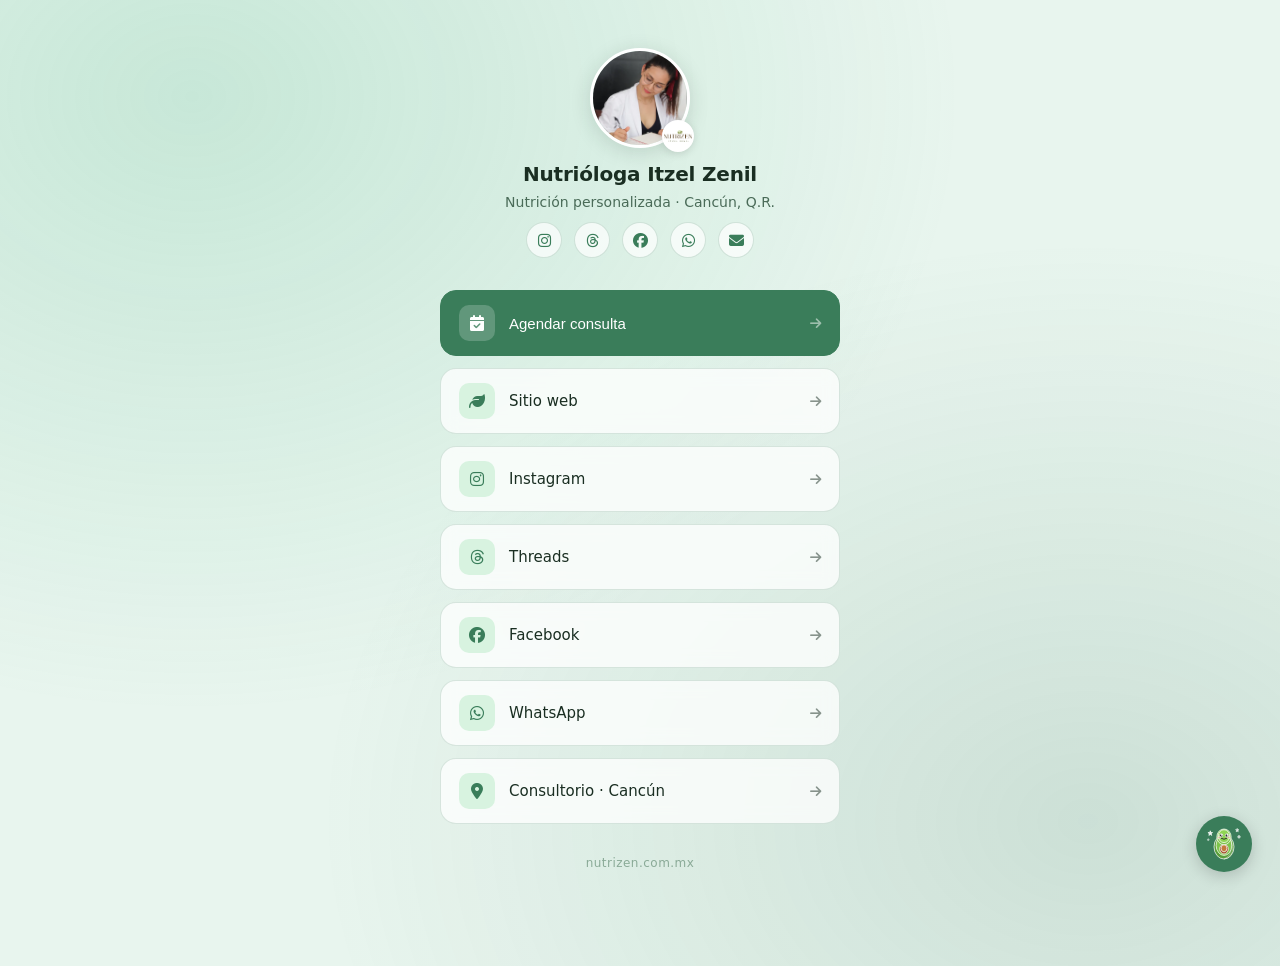
<file: links.html>
<!DOCTYPE html>
<html lang="es">
<head>
  <meta charset="UTF-8" />
  <meta name="viewport" content="width=device-width, initial-scale=1.0" />
  <title>Nutrizen · Itzel Zenil</title>
  <meta name="description" content="Nutrióloga Itzel Zenil · Consultas presenciales y online en Cancún" />
  <link rel="stylesheet" href="https://cdnjs.cloudflare.com/ajax/libs/font-awesome/6.5.0/css/all.min.css" />
  <link rel="stylesheet" href="css/links.css" />
</head>
<body>

  <div class="page">
    <div class="card">

      <div class="profile">
        <div class="avatar-wrap">
          <img src="assets/itzel-3.webp" alt="Itzel Zenil · Nutrióloga" class="avatar" />
          <img src="assets/logo.png" alt="Nutrizen" class="logo-badge" />
        </div>
        <h1 class="name">Nutrióloga Itzel Zenil</h1>
        <p class="tagline">Nutrición personalizada · Cancún, Q.R.</p>
        <div class="socials">
          <a href="https://instagram.com/nutrizen___" target="_blank" aria-label="Instagram"><i class="fab fa-instagram"></i></a>
          <a href="https://www.threads.com/@nutrizen___" target="_blank" aria-label="Threads"><i class="fab fa-threads"></i></a>
          <a href="https://www.facebook.com/people/Nutrizen-Nutri%C3%B3loga-Itzel-Zenil/61587904682594/" target="_blank" aria-label="Facebook"><i class="fab fa-facebook"></i></a>
          <a href="https://api.whatsapp.com/send/?phone=5219981917732&text=Hola%20Itzel%2C%20vi%20tu%20p%C3%A1gina%20y%20me%20gustar%C3%ADa%20saber%20m%C3%A1s&type=phone_number&app_absent=0" target="_blank" aria-label="WhatsApp"><i class="fab fa-whatsapp"></i></a>
          <a href="mailto:nutriologaitzelzenil@gmail.com" aria-label="Correo"><i class="fas fa-envelope"></i></a>
        </div>
      </div>

      <div class="links">

        <button class="link-btn link-btn--primary" id="btn-agendar">
          <span class="link-btn__icon"><i class="fas fa-calendar-check"></i></span>
          <span class="link-btn__text">Agendar consulta</span>
          <span class="link-btn__arrow"><i class="fas fa-arrow-right"></i></span>
        </button>

        <a href="index.html" class="link-btn">
          <span class="link-btn__icon"><i class="fas fa-leaf"></i></span>
          <span class="link-btn__text">Sitio web</span>
          <span class="link-btn__arrow"><i class="fas fa-arrow-right"></i></span>
        </a>

        <a href="https://instagram.com/nutrizen___" target="_blank" class="link-btn">
          <span class="link-btn__icon"><i class="fab fa-instagram"></i></span>
          <span class="link-btn__text">Instagram</span>
          <span class="link-btn__arrow"><i class="fas fa-arrow-right"></i></span>
        </a>

        <a href="https://www.threads.com/@nutrizen___" target="_blank" class="link-btn">
          <span class="link-btn__icon"><i class="fab fa-threads"></i></span>
          <span class="link-btn__text">Threads</span>
          <span class="link-btn__arrow"><i class="fas fa-arrow-right"></i></span>
        </a>

        <a href="https://www.facebook.com/people/Nutrizen-Nutri%C3%B3loga-Itzel-Zenil/61587904682594/" target="_blank" class="link-btn">
          <span class="link-btn__icon"><i class="fab fa-facebook"></i></span>
          <span class="link-btn__text">Facebook</span>
          <span class="link-btn__arrow"><i class="fas fa-arrow-right"></i></span>
        </a>

        <a href="https://api.whatsapp.com/send/?phone=5219981917732&text=Hola%20Itzel%2C%20vi%20tu%20p%C3%A1gina%20y%20me%20gustar%C3%ADa%20saber%20m%C3%A1s&type=phone_number&app_absent=0" target="_blank" class="link-btn">
          <span class="link-btn__icon"><i class="fab fa-whatsapp"></i></span>
          <span class="link-btn__text">WhatsApp</span>
          <span class="link-btn__arrow"><i class="fas fa-arrow-right"></i></span>
        </a>

        <a href="https://www.google.com/maps/place/Consultorio+integral+%7C+Nutrizen+-+Mitsalud/@21.151697,-86.8267687,17z/data=!3m1!4b1!4m6!3m5!1s0x8f4c2b00176793f1:0xcab306c110b66044!8m2!3d21.151697!4d-86.8241938!16s%2Fg%2F11ywpcxtr1?entry=ttu" target="_blank" class="link-btn">
          <span class="link-btn__icon"><i class="fas fa-map-marker-alt"></i></span>
          <span class="link-btn__text">Consultorio · Cancún</span>
          <span class="link-btn__arrow"><i class="fas fa-arrow-right"></i></span>
        </a>

      </div>

      <p class="footer-note">nutrizen.com.mx</p>

    </div>
  </div>

  <script src="js/nutrizen-chat-widget.js" data-webhook="__WEBHOOK_URL__"></script>

  <script>
    document.getElementById('btn-agendar').addEventListener('click', function () {
      if (typeof window.nzOpen === 'function') {
        var chatWin = document.getElementById('nz-chat-window');
        if (chatWin && !chatWin.classList.contains('nz-open')) {
          window.nzOpen();
        }
        setTimeout(function () {
          if (typeof window.nzSend === 'function') {
            window.nzSend('quiero agendar una consulta');
          }
        }, 450);
      }
    });
  </script>

</body>
</html>
</file>
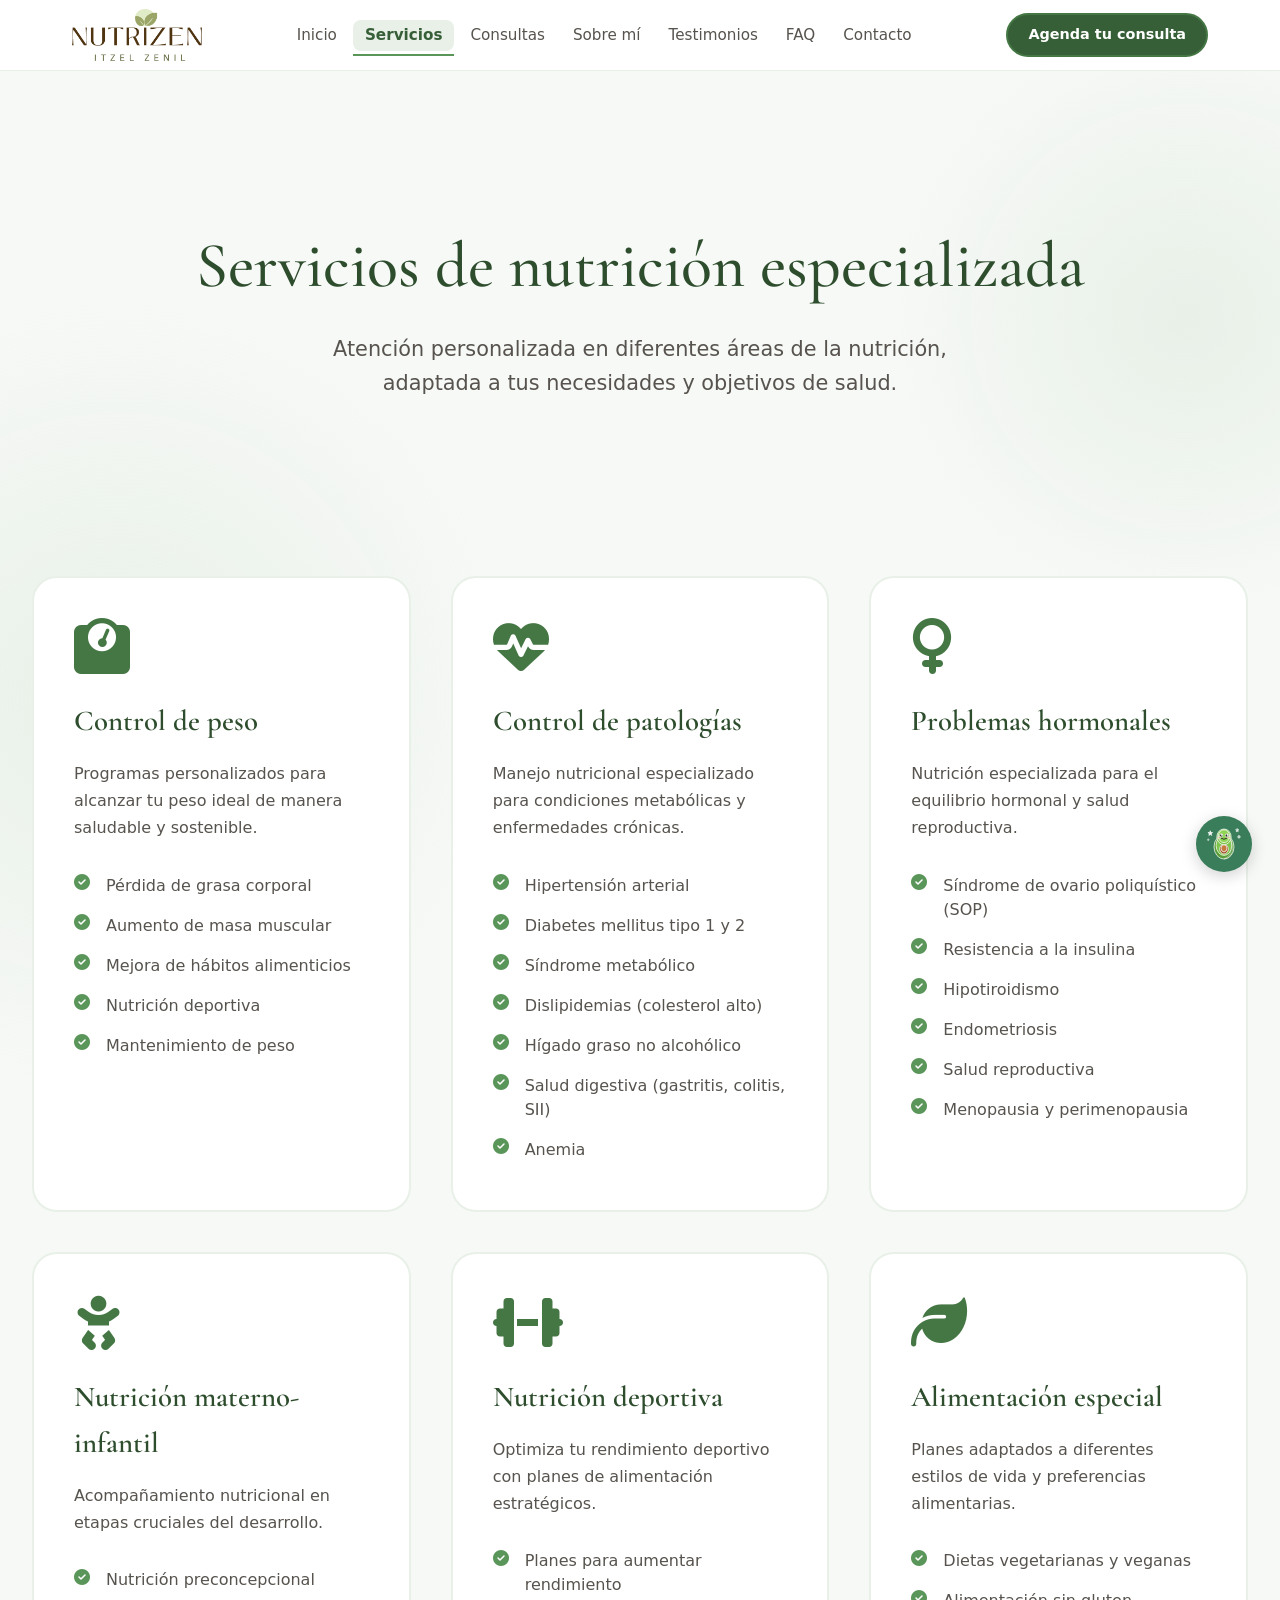
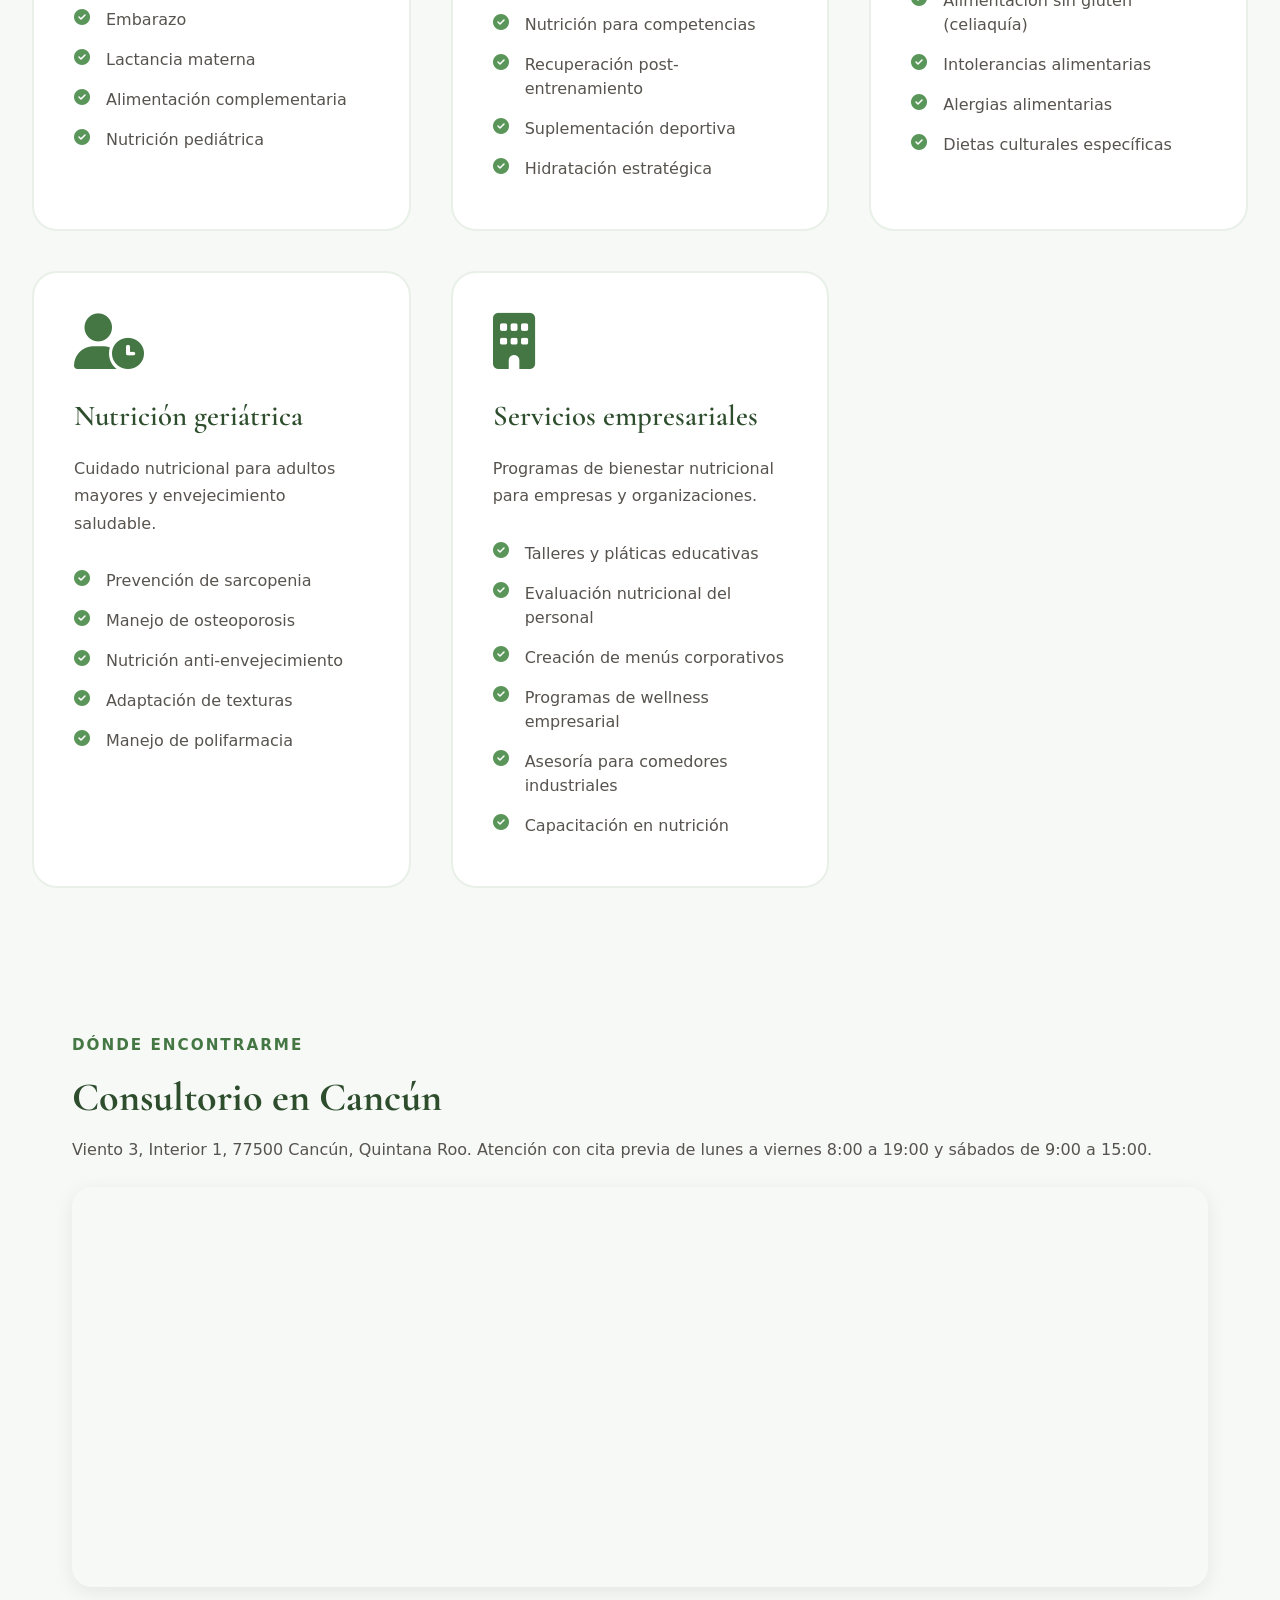
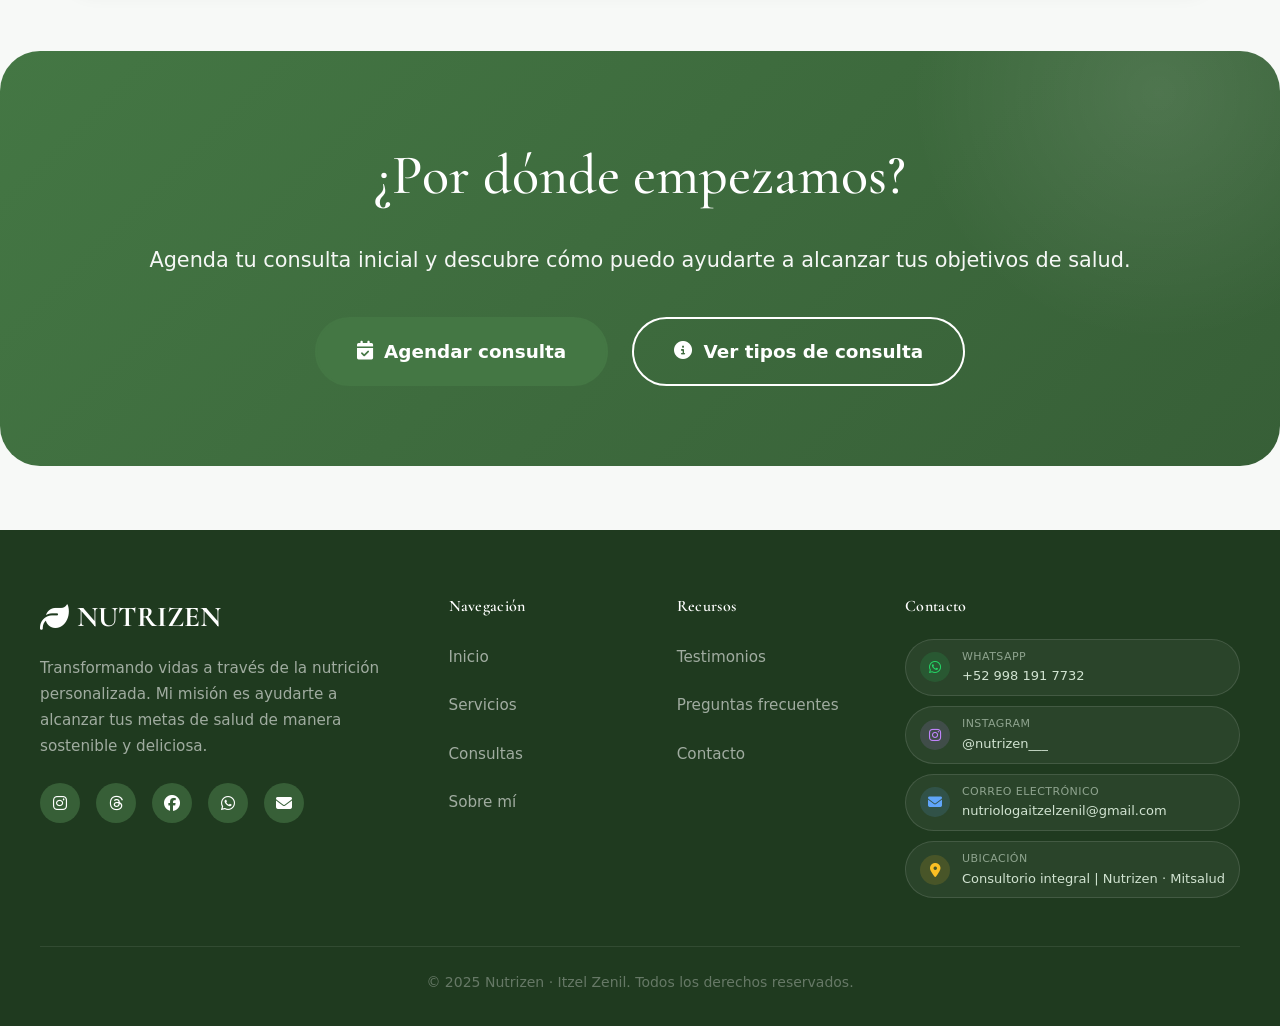
<file: servicios.html>
<!DOCTYPE html>
<html lang="es">
<head>
    <meta charset="UTF-8">
    <meta name="viewport" content="width=device-width, initial-scale=1.0">
    <title>Servicios | Nutrizen - Itzel Zenil</title>
    <meta name="description" content="Servicios de nutrición especializada: control de peso, patologías metabólicas, problemas hormonales y consultoría empresarial.">
    <link href="https://fonts.googleapis.com/css2?family=Cormorant+Garamond:wght@300;400;500;600;700&display=swap" rel="stylesheet">
    <link rel="stylesheet" href="https://cdnjs.cloudflare.com/ajax/libs/font-awesome/6.4.0/css/all.min.css">
    <link rel="stylesheet" href="css/styles.css">
    <link rel="stylesheet" href="css/servicios.css">
    <style>
        .map-section { margin: 4rem auto; max-width: 1200px; padding: 0 2rem; }
        .map-section .section-label { display: inline-block; margin-bottom: 0.5rem; }
        .map-section h2 { font-family: var(--font-display); font-size: 2.5rem; color: var(--sage-800); margin-bottom: 0.5rem; }
        .map-section p { color: var(--neutral-600); margin-bottom: 1.5rem; }
        .map-wrapper { border-radius: 20px; overflow: hidden; box-shadow: 0 5px 20px rgba(0,0,0,0.08); }
        .map-wrapper iframe { display: block; width: 100%; height: 400px; border: 0; }
    </style>
</head>
<body>
    <div class="bg-decoration"></div>
    <div id="header-placeholder"></div>
    <main>
        <div class="page-header">
            <h1>Servicios de nutrición especializada</h1>
            <p>Atención personalizada en diferentes áreas de la nutrición, adaptada a tus necesidades y objetivos de salud.</p>
        </div>

        <section>
            <div class="services-grid">
                <div class="service-card" id="control-peso">
                    <i class="fas fa-weight-scale service-icon"></i>
                    <h3>Control de peso</h3>
                    <p class="service-description">Programas personalizados para alcanzar tu peso ideal de manera saludable y sostenible.</p>
                    <ul class="service-list">
                        <li><i class="fas fa-check-circle"></i> Pérdida de grasa corporal</li>
                        <li><i class="fas fa-check-circle"></i> Aumento de masa muscular</li>
                        <li><i class="fas fa-check-circle"></i> Mejora de hábitos alimenticios</li>
                        <li><i class="fas fa-check-circle"></i> Nutrición deportiva</li>
                        <li><i class="fas fa-check-circle"></i> Mantenimiento de peso</li>
                    </ul>
                </div>

                <div class="service-card" id="patologias">
                    <i class="fas fa-heartbeat service-icon"></i>
                    <h3>Control de patologías</h3>
                    <p class="service-description">Manejo nutricional especializado para condiciones metabólicas y enfermedades crónicas.</p>
                    <ul class="service-list">
                        <li><i class="fas fa-check-circle"></i> Hipertensión arterial</li>
                        <li><i class="fas fa-check-circle"></i> Diabetes mellitus tipo 1 y 2</li>
                        <li><i class="fas fa-check-circle"></i> Síndrome metabólico</li>
                        <li><i class="fas fa-check-circle"></i> Dislipidemias (colesterol alto)</li>
                        <li><i class="fas fa-check-circle"></i> Hígado graso no alcohólico</li>
                        <li><i class="fas fa-check-circle"></i> Salud digestiva (gastritis, colitis, SII)</li>
                        <li><i class="fas fa-check-circle"></i> Anemia</li>
                    </ul>
                </div>

                <div class="service-card" id="hormonales">
                    <i class="fas fa-venus service-icon"></i>
                    <h3>Problemas hormonales</h3>
                    <p class="service-description">Nutrición especializada para el equilibrio hormonal y salud reproductiva.</p>
                    <ul class="service-list">
                        <li><i class="fas fa-check-circle"></i> Síndrome de ovario poliquístico (SOP)</li>
                        <li><i class="fas fa-check-circle"></i> Resistencia a la insulina</li>
                        <li><i class="fas fa-check-circle"></i> Hipotiroidismo</li>
                        <li><i class="fas fa-check-circle"></i> Endometriosis</li>
                        <li><i class="fas fa-check-circle"></i> Salud reproductiva</li>
                        <li><i class="fas fa-check-circle"></i> Menopausia y perimenopausia</li>
                    </ul>
                </div>

                <div class="service-card">
                    <i class="fas fa-baby service-icon"></i>
                    <h3>Nutrición materno-infantil</h3>
                    <p class="service-description">Acompañamiento nutricional en etapas cruciales del desarrollo.</p>
                    <ul class="service-list">
                        <li><i class="fas fa-check-circle"></i> Nutrición preconcepcional</li>
                        <li><i class="fas fa-check-circle"></i> Embarazo</li>
                        <li><i class="fas fa-check-circle"></i> Lactancia materna</li>
                        <li><i class="fas fa-check-circle"></i> Alimentación complementaria</li>
                        <li><i class="fas fa-check-circle"></i> Nutrición pediátrica</li>
                    </ul>
                </div>

                <div class="service-card">
                    <i class="fas fa-dumbbell service-icon"></i>
                    <h3>Nutrición deportiva</h3>
                    <p class="service-description">Optimiza tu rendimiento deportivo con planes de alimentación estratégicos.</p>
                    <ul class="service-list">
                        <li><i class="fas fa-check-circle"></i> Planes para aumentar rendimiento</li>
                        <li><i class="fas fa-check-circle"></i> Nutrición para competencias</li>
                        <li><i class="fas fa-check-circle"></i> Recuperación post-entrenamiento</li>
                        <li><i class="fas fa-check-circle"></i> Suplementación deportiva</li>
                        <li><i class="fas fa-check-circle"></i> Hidratación estratégica</li>
                    </ul>
                </div>

                <div class="service-card">
                    <i class="fas fa-leaf service-icon"></i>
                    <h3>Alimentación especial</h3>
                    <p class="service-description">Planes adaptados a diferentes estilos de vida y preferencias alimentarias.</p>
                    <ul class="service-list">
                        <li><i class="fas fa-check-circle"></i> Dietas vegetarianas y veganas</li>
                        <li><i class="fas fa-check-circle"></i> Alimentación sin gluten (celiaquía)</li>
                        <li><i class="fas fa-check-circle"></i> Intolerancias alimentarias</li>
                        <li><i class="fas fa-check-circle"></i> Alergias alimentarias</li>
                        <li><i class="fas fa-check-circle"></i> Dietas culturales específicas</li>
                    </ul>
                </div>

                <div class="service-card">
                    <i class="fas fa-user-clock service-icon"></i>
                    <h3>Nutrición geriátrica</h3>
                    <p class="service-description">Cuidado nutricional para adultos mayores y envejecimiento saludable.</p>
                    <ul class="service-list">
                        <li><i class="fas fa-check-circle"></i> Prevención de sarcopenia</li>
                        <li><i class="fas fa-check-circle"></i> Manejo de osteoporosis</li>
                        <li><i class="fas fa-check-circle"></i> Nutrición anti-envejecimiento</li>
                        <li><i class="fas fa-check-circle"></i> Adaptación de texturas</li>
                        <li><i class="fas fa-check-circle"></i> Manejo de polifarmacia</li>
                    </ul>
                </div>

                <div class="service-card" id="empresarial">
                    <i class="fas fa-building service-icon"></i>
                    <h3>Servicios empresariales</h3>
                    <p class="service-description">Programas de bienestar nutricional para empresas y organizaciones.</p>
                    <ul class="service-list">
                        <li><i class="fas fa-check-circle"></i> Talleres y pláticas educativas</li>
                        <li><i class="fas fa-check-circle"></i> Evaluación nutricional del personal</li>
                        <li><i class="fas fa-check-circle"></i> Creación de menús corporativos</li>
                        <li><i class="fas fa-check-circle"></i> Programas de wellness empresarial</li>
                        <li><i class="fas fa-check-circle"></i> Asesoría para comedores industriales</li>
                        <li><i class="fas fa-check-circle"></i> Capacitación en nutrición</li>
                    </ul>
                </div>
            </div>
        </section>

        <div class="map-section">
            <div class="section-label">Dónde encontrarme</div>
            <h2>Consultorio en Cancún</h2>
            <p>Viento 3, Interior 1, 77500 Cancún, Quintana Roo. Atención con cita previa de lunes a viernes 8:00 a 19:00 y sábados de 9:00 a 15:00.</p>
            <div class="map-wrapper">
                <iframe src="https://www.google.com/maps/embed?pb=!1m18!1m12!1m3!1d3720.9968566752755!2d-86.8213457259774!3d21.152523380638247!2m3!1f0!2f0!3f0!3m2!1i1024!2i768!4f13.1!3m3!1m2!1s0x8f4c2b00176793f1%3A0xcab306c110b66044!2sConsultorio%20integral%20%7C%20Nutrizen%20-%20Mitsalud!5e0!3m2!1ses-419!2smx!4v1775422927066!5m2!1ses-419!2smx" allowfullscreen="" loading="lazy" referrerpolicy="no-referrer-when-downgrade" title="Ubicación del consultorio Nutrizen en Cancún"></iframe>
            </div>
        </div>

        <section class="cta-section">
            <div class="cta-content">
                <h2>¿Por dónde empezamos?</h2>
                <p>Agenda tu consulta inicial y descubre cómo puedo ayudarte a alcanzar tus objetivos de salud.</p>
                <div class="cta-buttons">
                    <a href="contacto.html" class="primary-cta nz-agendar">
                        <i class="fas fa-calendar-check"></i>
                        Agendar consulta
                    </a>
                    <a href="consultas.html" class="secondary-cta secondary-cta-white">
                        <i class="fas fa-info-circle"></i>
                        Ver tipos de consulta
                    </a>
                </div>
            </div>
        </section>
    </main>
    <div id="footer-placeholder"></div>
    <script src="js/components.js"></script>
    <script src="js/script.js"></script>
    <script src="js/nutrizen-chat-widget.js" data-webhook="__WEBHOOK_URL__"></script>
</body>
</html>
</file>
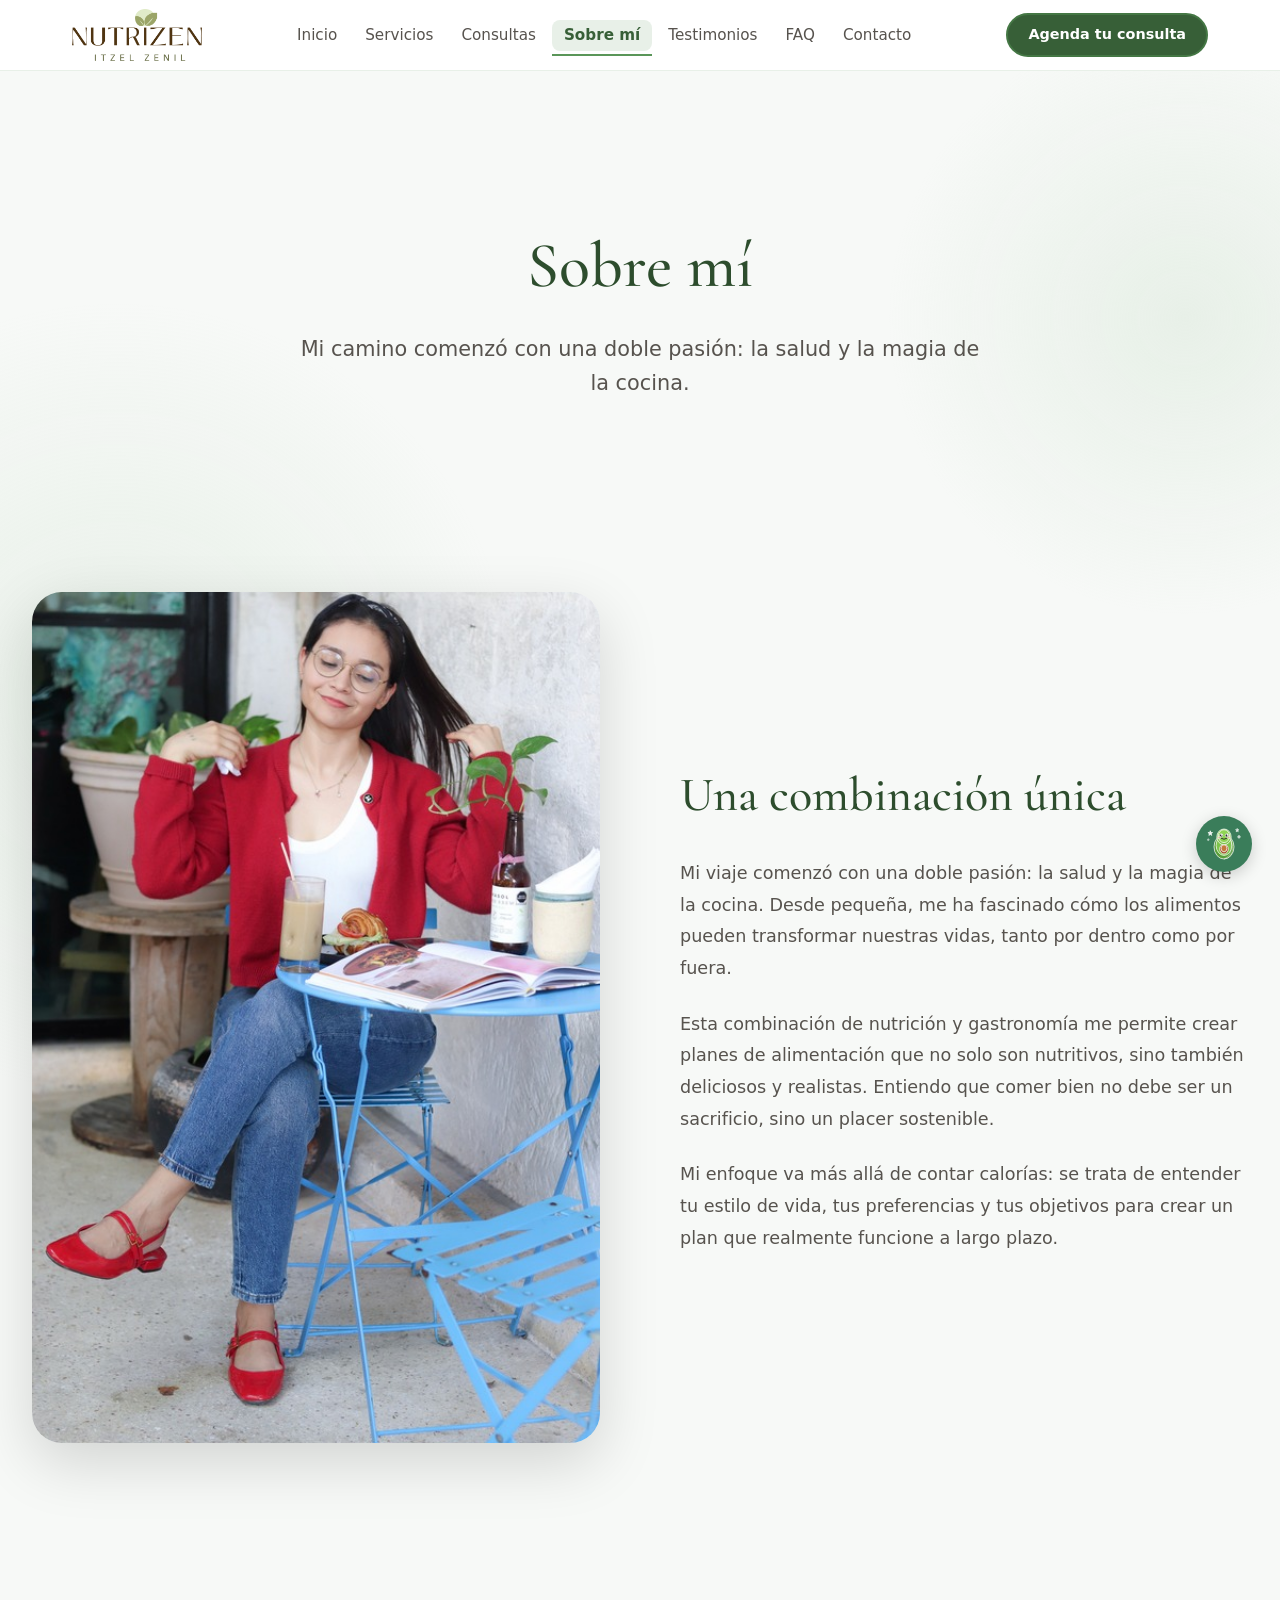
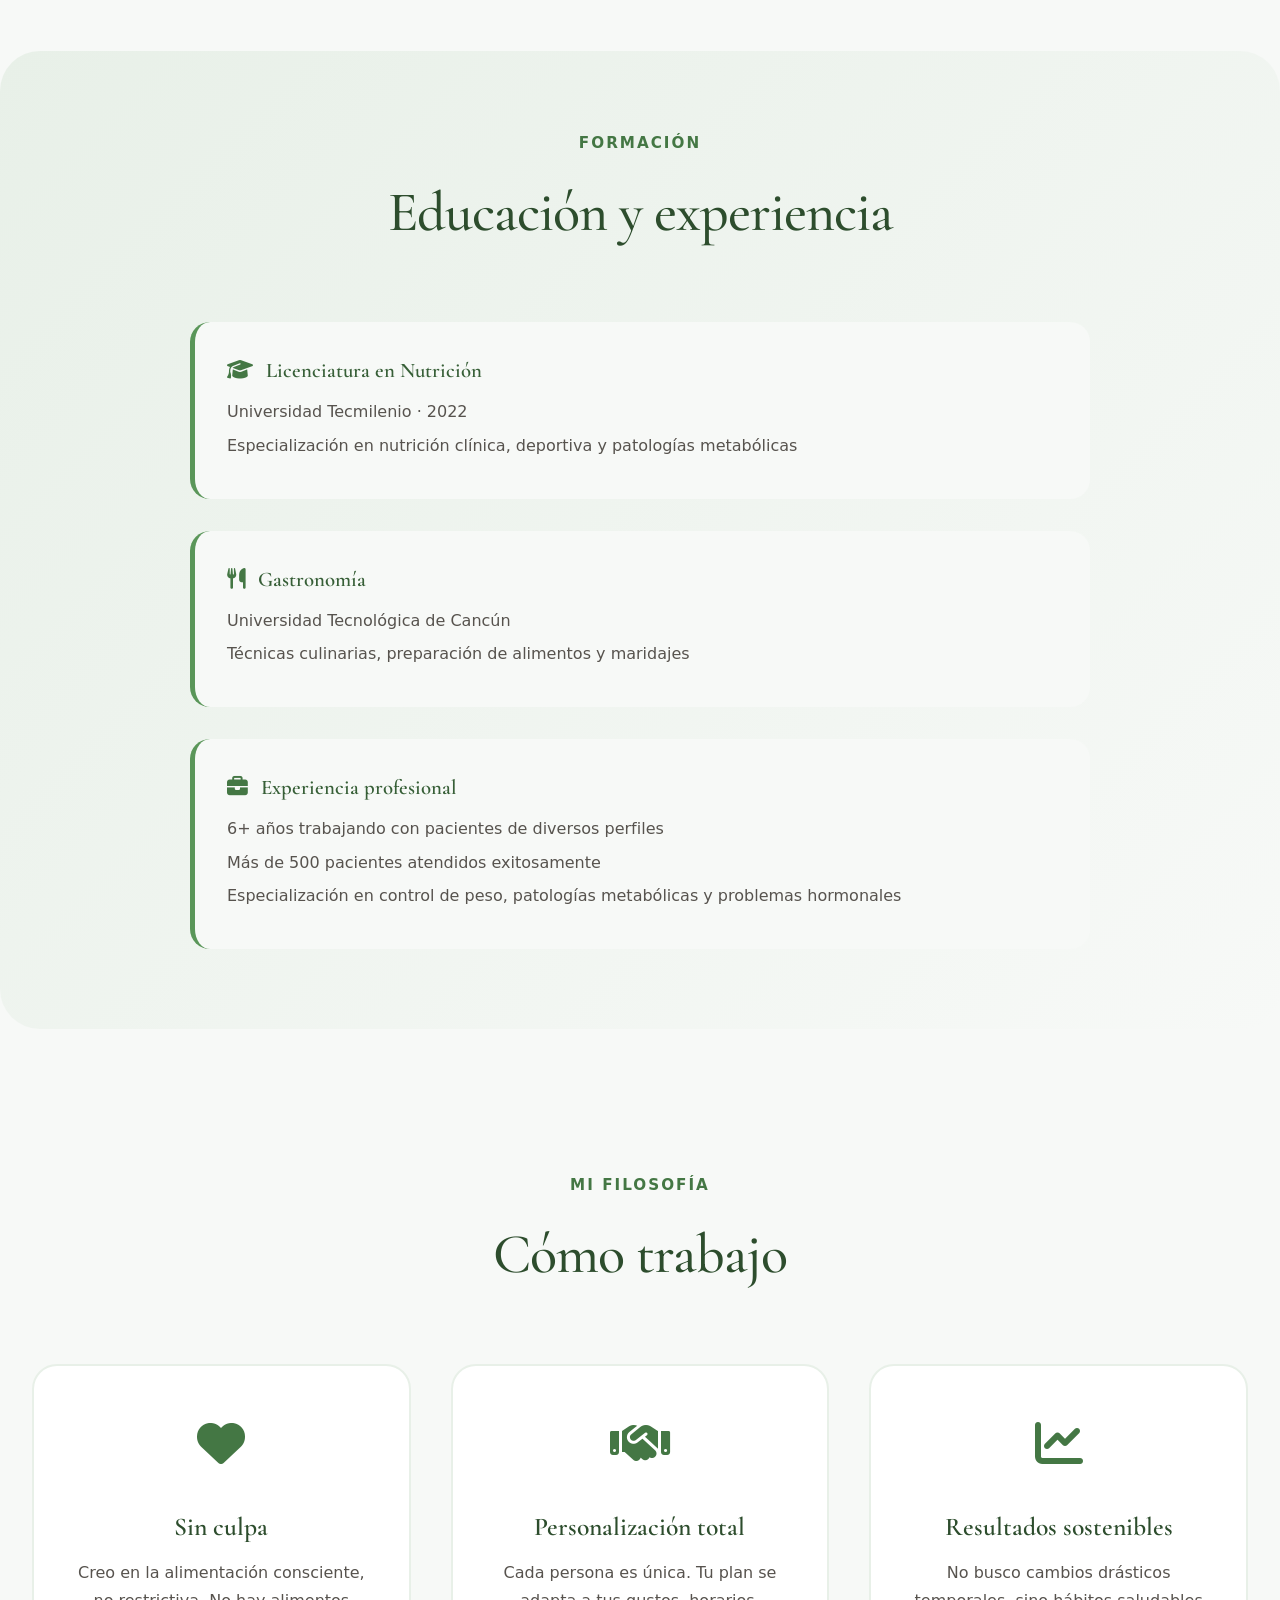
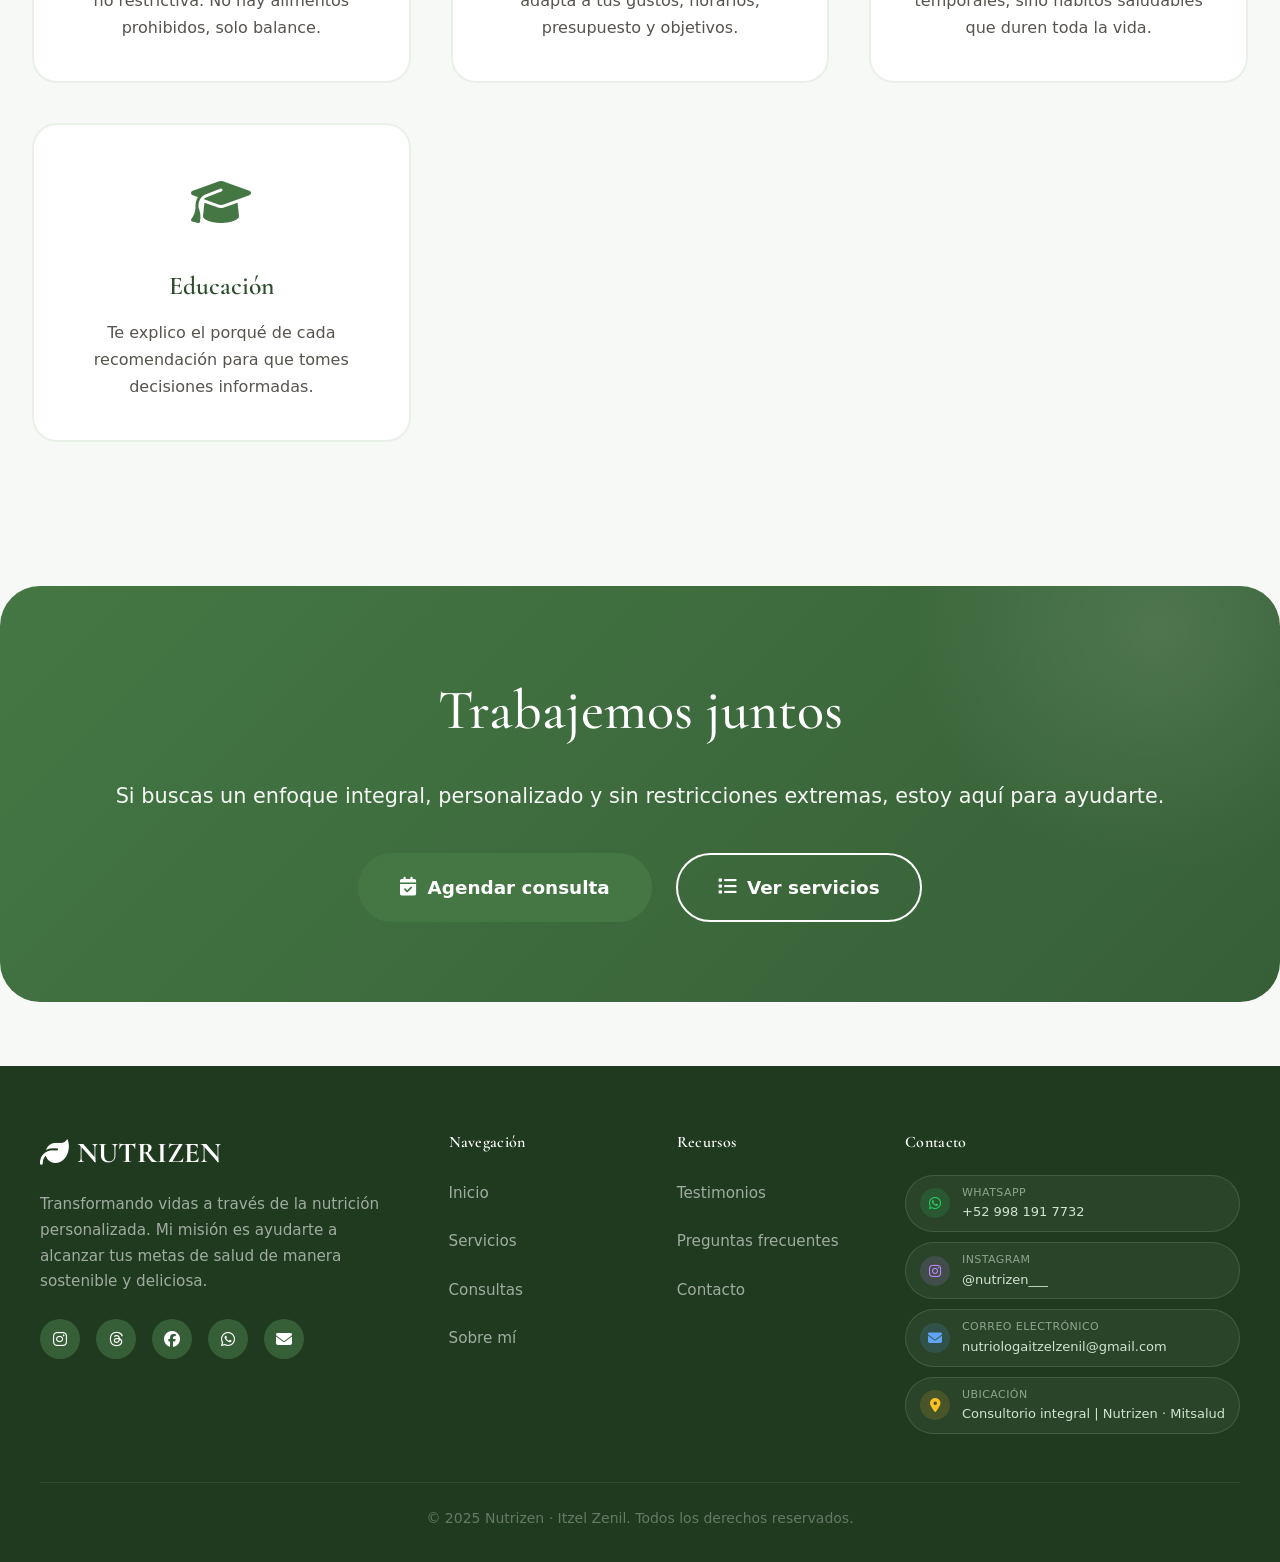
<file: sobre-mi.html>
<!DOCTYPE html>
<html lang="es">
<head>
    <meta charset="UTF-8">
    <meta name="viewport" content="width=device-width, initial-scale=1.0">
    <title>Sobre Mí | Nutrizen - Itzel Zenil</title>
    <meta name="description" content="Conoce a Itzel Zenil, nutrióloga certificada y gastronóma con más de 6 años de experiencia en Cancún.">
    <link href="https://fonts.googleapis.com/css2?family=Cormorant+Garamond:wght@300;400;500;600;700&display=swap" rel="stylesheet">
    <link rel="stylesheet" href="https://cdnjs.cloudflare.com/ajax/libs/font-awesome/6.4.0/css/all.min.css">
    <link rel="stylesheet" href="css/styles.css">
    <link rel="stylesheet" href="css/sobre-mi.css">
</head>
<body>
    <div class="bg-decoration"></div>
    <div id="header-placeholder"></div>
    <main>
        <div class="page-header">
            <h1>Sobre mí</h1>
            <p>Mi camino comenzó con una doble pasión: la salud y la magia de la cocina.</p>
        </div>

        <section>
            <div class="about-content-grid">
                <div class="about-image">
                    <img src="assets/itzel-1.jpg" alt="Itzel Zenil - Nutrióloga">
                </div>
                <div class="about-text">
                    <h2>Una combinación única</h2>
                    <p>Mi viaje comenzó con una doble pasión: la salud y la magia de la cocina. Desde pequeña, me ha fascinado cómo los alimentos pueden transformar nuestras vidas, tanto por dentro como por fuera.</p>
                    <p>Esta combinación de nutrición y gastronomía me permite crear planes de alimentación que no solo son nutritivos, sino también deliciosos y realistas. Entiendo que comer bien no debe ser un sacrificio, sino un placer sostenible.</p>
                    <p>Mi enfoque va más allá de contar calorías: se trata de entender tu estilo de vida, tus preferencias y tus objetivos para crear un plan que realmente funcione a largo plazo.</p>
                </div>
            </div>
        </section>

        <section style="background: linear-gradient(135deg, var(--sage-100), var(--sage-50)); border-radius: 40px; padding: 5rem 3rem; margin: 4rem auto;">
            <div class="section-header">
                <div class="section-label">Formación</div>
                <h2 class="section-title">Educación y experiencia</h2>
            </div>
            <div style="max-width: 900px; margin: 0 auto;">
                <div class="credentials-box">
                    <h4><i class="fas fa-graduation-cap"></i> Licenciatura en Nutrición</h4>
                    <p>Universidad Tecmilenio · 2022</p>
                    <p>Especialización en nutrición clínica, deportiva y patologías metabólicas</p>
                </div>
                <div class="credentials-box" style="margin-top: 2rem;">
                    <h4><i class="fas fa-utensils"></i> Gastronomía</h4>
                    <p>Universidad Tecnológica de Cancún</p>
                    <p>Técnicas culinarias, preparación de alimentos y maridajes</p>
                </div>
                <div class="credentials-box" style="margin-top: 2rem;">
                    <h4><i class="fas fa-briefcase"></i> Experiencia profesional</h4>
                    <p>6+ años trabajando con pacientes de diversos perfiles</p>
                    <p>Más de 500 pacientes atendidos exitosamente</p>
                    <p>Especialización en control de peso, patologías metabólicas y problemas hormonales</p>
                </div>
            </div>
        </section>

        <section>
            <div class="section-header">
                <div class="section-label">Mi filosofía</div>
                <h2 class="section-title">Cómo trabajo</h2>
            </div>
            <div class="features-grid">
                <div class="feature-card">
                    <div class="feature-icon"><i class="fas fa-heart"></i></div>
                    <h3>Sin culpa</h3>
                    <p>Creo en la alimentación consciente, no restrictiva. No hay alimentos prohibidos, solo balance.</p>
                </div>
                <div class="feature-card">
                    <div class="feature-icon"><i class="fas fa-handshake"></i></div>
                    <h3>Personalización total</h3>
                    <p>Cada persona es única. Tu plan se adapta a tus gustos, horarios, presupuesto y objetivos.</p>
                </div>
                <div class="feature-card">
                    <div class="feature-icon"><i class="fas fa-chart-line"></i></div>
                    <h3>Resultados sostenibles</h3>
                    <p>No busco cambios drásticos temporales, sino hábitos saludables que duren toda la vida.</p>
                </div>
                <div class="feature-card">
                    <div class="feature-icon"><i class="fas fa-graduation-cap"></i></div>
                    <h3>Educación</h3>
                    <p>Te explico el porqué de cada recomendación para que tomes decisiones informadas.</p>
                </div>
            </div>
        </section>

        <section class="cta-section">
            <div class="cta-content">
                <h2>Trabajemos juntos</h2>
                <p>Si buscas un enfoque integral, personalizado y sin restricciones extremas, estoy aquí para ayudarte.</p>
                <div class="cta-buttons">
                    <a href="contacto.html" class="primary-cta nz-agendar">
                        <i class="fas fa-calendar-check"></i>
                        Agendar consulta
                    </a>
                    <a href="servicios.html" class="secondary-cta secondary-cta-white">
                        <i class="fas fa-list"></i>
                        Ver servicios
                    </a>
                </div>
            </div>
        </section>
    </main>
    <div id="footer-placeholder"></div>
    <script src="js/components.js"></script>
    <script src="js/script.js"></script>
    <script src="js/nutrizen-chat-widget.js" data-webhook="__WEBHOOK_URL__"></script>
</body>
</html>
</file>
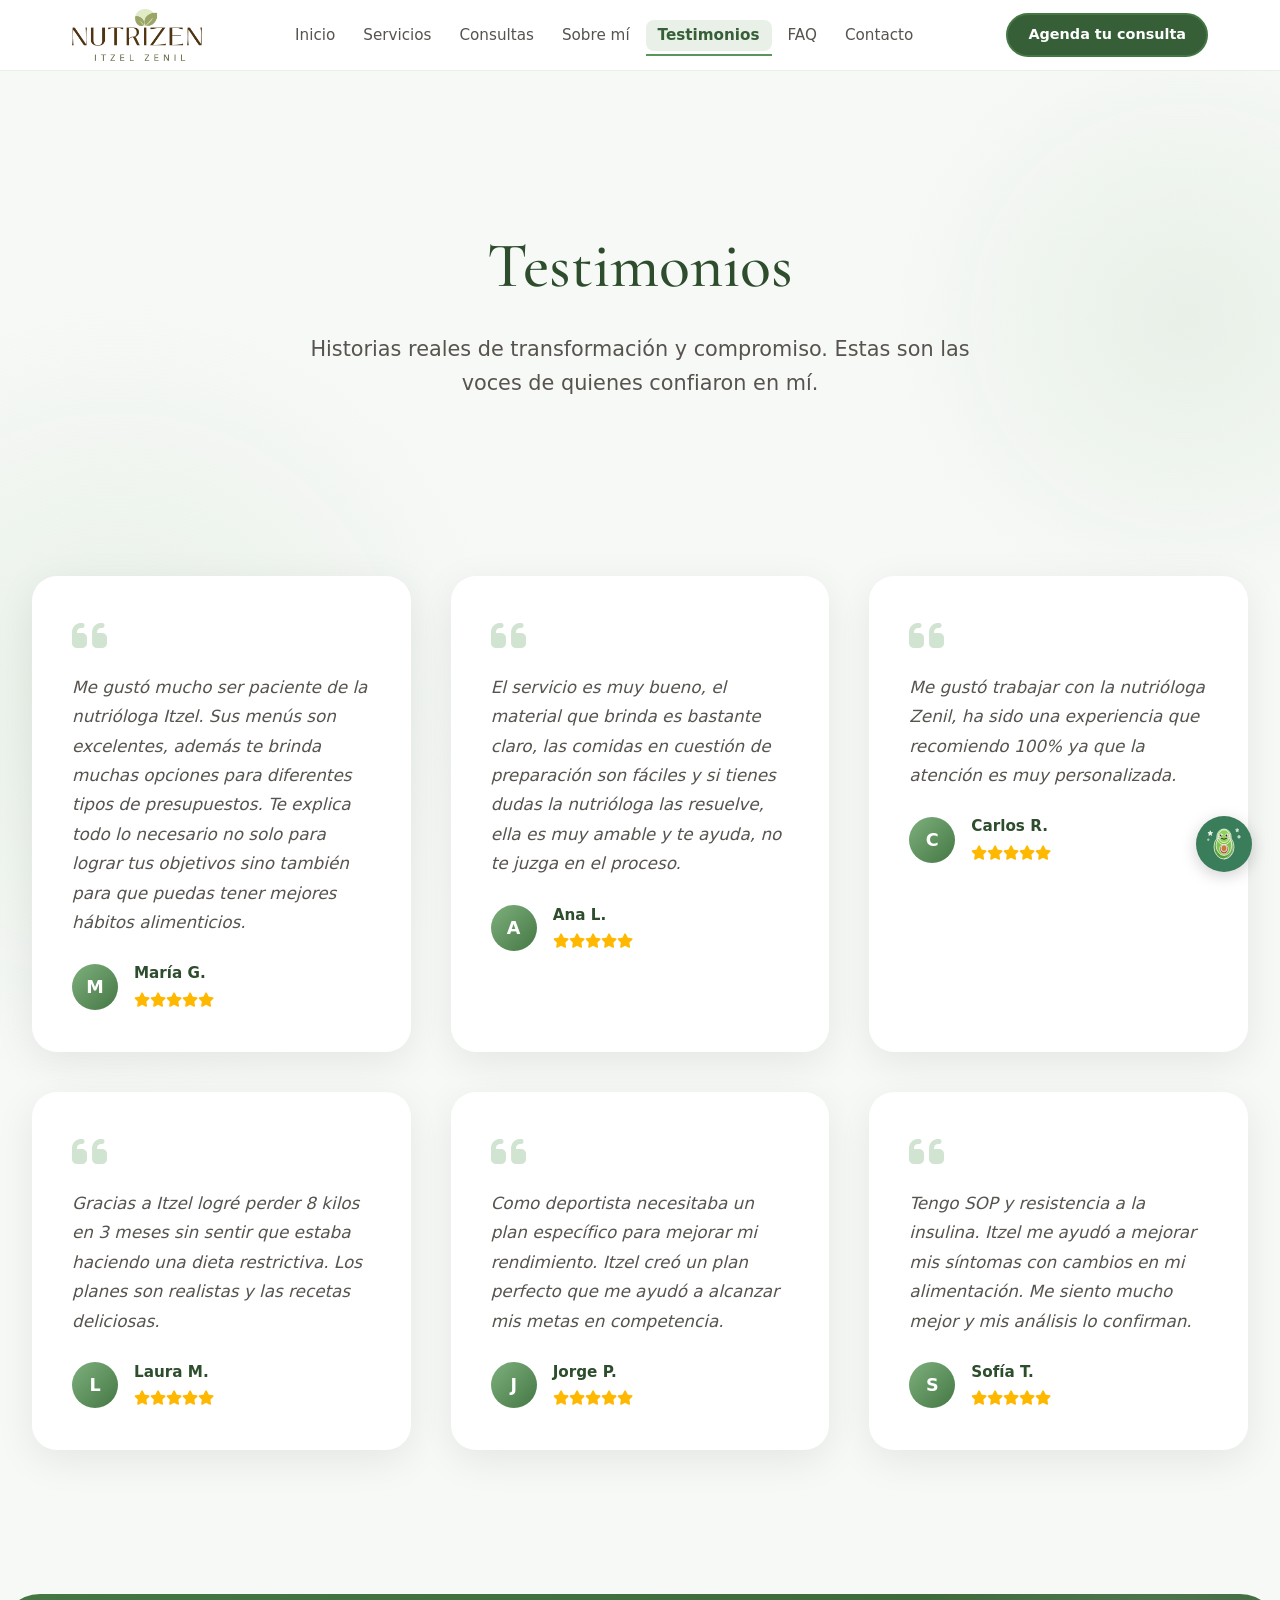
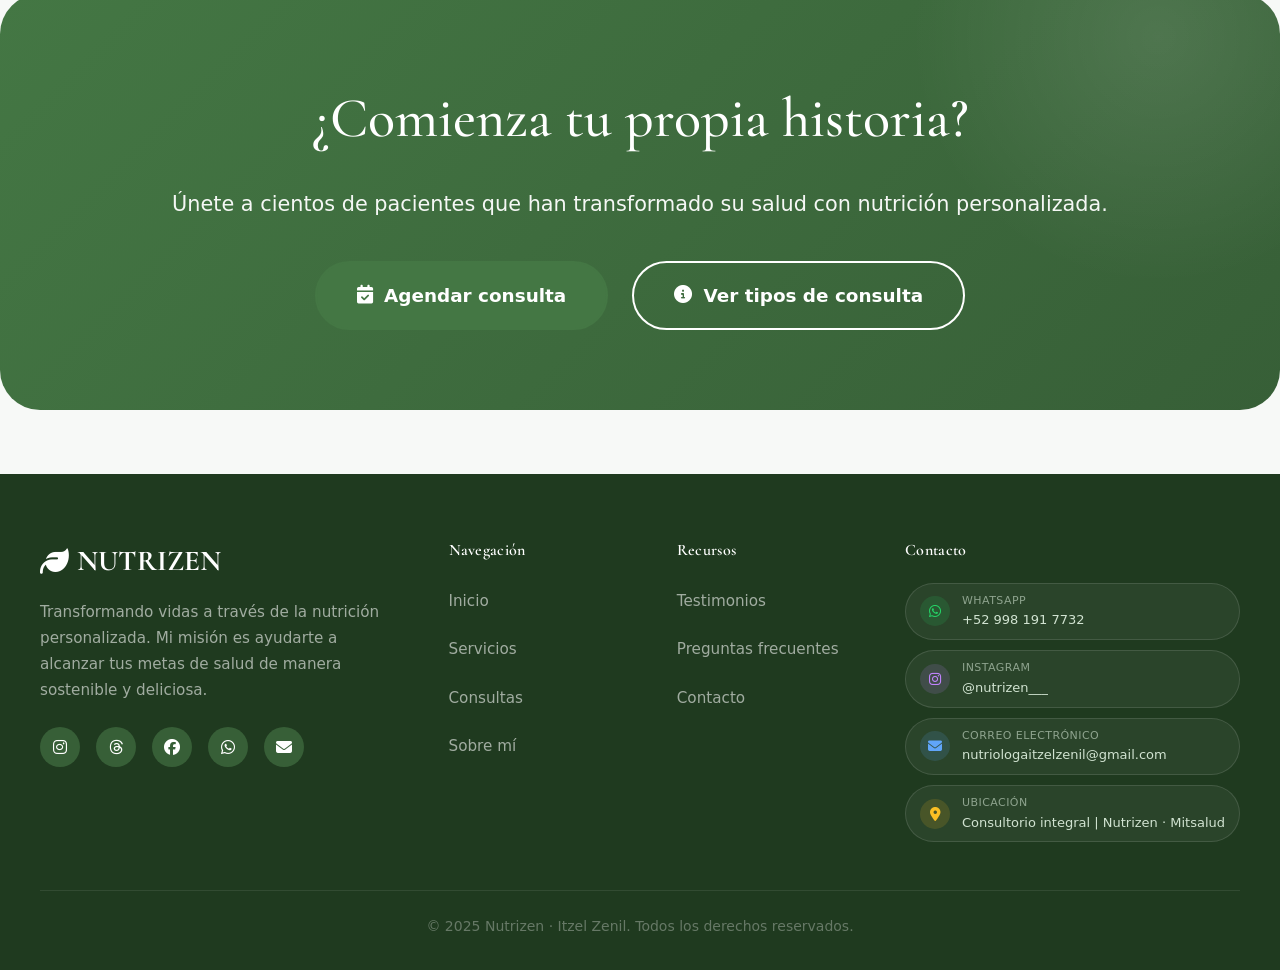
<file: testimonios.html>
<!DOCTYPE html>
<html lang="es">
<head>
    <meta charset="UTF-8">
    <meta name="viewport" content="width=device-width, initial-scale=1.0">
    <title>Testimonios | Nutrizen - Itzel Zenil</title>
    <meta name="description" content="Testimonios de pacientes de Itzel Zenil, nutrióloga en Cancún.">
    <link href="https://fonts.googleapis.com/css2?family=Cormorant+Garamond:wght@300;400;500;600;700&display=swap" rel="stylesheet">
    <link rel="stylesheet" href="https://cdnjs.cloudflare.com/ajax/libs/font-awesome/6.4.0/css/all.min.css">
    <link rel="stylesheet" href="css/styles.css">
    <link rel="stylesheet" href="css/testimonios.css">
</head>
<body>
    <div class="bg-decoration"></div>
    <div id="header-placeholder"></div>
    <main>
        <div class="page-header">
            <h1>Testimonios</h1>
            <p>Historias reales de transformación y compromiso. Estas son las voces de quienes confiaron en mí.</p>
        </div>

        <section>
            <div class="testimonials-grid-full">

                <div class="testimonial-card">
                    <div class="quote-icon"><i class="fas fa-quote-left"></i></div>
                    <p class="testimonial-text">Me gustó mucho ser paciente de la nutrióloga Itzel. Sus menús son excelentes, además te brinda muchas opciones para diferentes tipos de presupuestos. Te explica todo lo necesario no solo para lograr tus objetivos sino también para que puedas tener mejores hábitos alimenticios.</p>
                    <div class="testimonial-author">
                        <div class="author-avatar">M</div>
                        <div class="author-info">
                            <p>María G.</p>
                            <div class="rating"><i class="fas fa-star"></i><i class="fas fa-star"></i><i class="fas fa-star"></i><i class="fas fa-star"></i><i class="fas fa-star"></i></div>
                        </div>
                    </div>
                </div>

                <div class="testimonial-card">
                    <div class="quote-icon"><i class="fas fa-quote-left"></i></div>
                    <p class="testimonial-text">El servicio es muy bueno, el material que brinda es bastante claro, las comidas en cuestión de preparación son fáciles y si tienes dudas la nutrióloga las resuelve, ella es muy amable y te ayuda, no te juzga en el proceso.</p>
                    <div class="testimonial-author">
                        <div class="author-avatar">A</div>
                        <div class="author-info">
                            <p>Ana L.</p>
                            <div class="rating"><i class="fas fa-star"></i><i class="fas fa-star"></i><i class="fas fa-star"></i><i class="fas fa-star"></i><i class="fas fa-star"></i></div>
                        </div>
                    </div>
                </div>

                <div class="testimonial-card">
                    <div class="quote-icon"><i class="fas fa-quote-left"></i></div>
                    <p class="testimonial-text">Me gustó trabajar con la nutrióloga Zenil, ha sido una experiencia que recomiendo 100% ya que la atención es muy personalizada.</p>
                    <div class="testimonial-author">
                        <div class="author-avatar">C</div>
                        <div class="author-info">
                            <p>Carlos R.</p>
                            <div class="rating"><i class="fas fa-star"></i><i class="fas fa-star"></i><i class="fas fa-star"></i><i class="fas fa-star"></i><i class="fas fa-star"></i></div>
                        </div>
                    </div>
                </div>

                <div class="testimonial-card">
                    <div class="quote-icon"><i class="fas fa-quote-left"></i></div>
                    <p class="testimonial-text">Gracias a Itzel logré perder 8 kilos en 3 meses sin sentir que estaba haciendo una dieta restrictiva. Los planes son realistas y las recetas deliciosas.</p>
                    <div class="testimonial-author">
                        <div class="author-avatar">L</div>
                        <div class="author-info">
                            <p>Laura M.</p>
                            <div class="rating"><i class="fas fa-star"></i><i class="fas fa-star"></i><i class="fas fa-star"></i><i class="fas fa-star"></i><i class="fas fa-star"></i></div>
                        </div>
                    </div>
                </div>

                <div class="testimonial-card">
                    <div class="quote-icon"><i class="fas fa-quote-left"></i></div>
                    <p class="testimonial-text">Como deportista necesitaba un plan específico para mejorar mi rendimiento. Itzel creó un plan perfecto que me ayudó a alcanzar mis metas en competencia.</p>
                    <div class="testimonial-author">
                        <div class="author-avatar">J</div>
                        <div class="author-info">
                            <p>Jorge P.</p>
                            <div class="rating"><i class="fas fa-star"></i><i class="fas fa-star"></i><i class="fas fa-star"></i><i class="fas fa-star"></i><i class="fas fa-star"></i></div>
                        </div>
                    </div>
                </div>

                <div class="testimonial-card">
                    <div class="quote-icon"><i class="fas fa-quote-left"></i></div>
                    <p class="testimonial-text">Tengo SOP y resistencia a la insulina. Itzel me ayudó a mejorar mis síntomas con cambios en mi alimentación. Me siento mucho mejor y mis análisis lo confirman.</p>
                    <div class="testimonial-author">
                        <div class="author-avatar">S</div>
                        <div class="author-info">
                            <p>Sofía T.</p>
                            <div class="rating"><i class="fas fa-star"></i><i class="fas fa-star"></i><i class="fas fa-star"></i><i class="fas fa-star"></i><i class="fas fa-star"></i></div>
                        </div>
                    </div>
                </div>

            </div>
        </section>

        <section class="cta-section">
            <div class="cta-content">
                <h2>¿Comienza tu propia historia?</h2>
                <p>Únete a cientos de pacientes que han transformado su salud con nutrición personalizada.</p>
                <div class="cta-buttons">
                    <a href="contacto.html" class="primary-cta nz-agendar">
                        <i class="fas fa-calendar-check"></i>
                        Agendar consulta
                    </a>
                    <a href="consultas.html" class="secondary-cta secondary-cta-white">
                        <i class="fas fa-info-circle"></i>
                        Ver tipos de consulta
                    </a>
                </div>
            </div>
        </section>
    </main>
    <div id="footer-placeholder"></div>
    <script src="js/components.js"></script>
    <script src="js/script.js"></script>
    <script src="js/nutrizen-chat-widget.js" data-webhook="__WEBHOOK_URL__"></script>
</body>
</html>
</file>
<file: css/styles.css>
/* =============================================
   NUTRIZEN · styles.css
   Solo: variables, reset, tipografía base,
   header/nav, footer, utilidades globales
   ============================================= */

/* ── Variables ───────────────────────────── */
:root {
    --sage-50: #f7f9f7;
    --sage-100: #e8f0e8;
    --sage-200: #d1e3d1;
    --sage-300: #a8caa8;
    --sage-400: #7db07d;
    --sage-500: #5a9659;
    --sage-600: #447744;
    --sage-700: #375f37;
    --sage-800: #2d4d2d;
    --sage-900: #1f3a1f;
    --peach-400: #ff9d7d;
    --neutral-50: #fafaf9;
    --neutral-100: #f5f5f4;
    --neutral-200: #e7e5e4;
    --neutral-300: #d6d3d1;
    --neutral-400: #a8a29e;
    --neutral-500: #78716c;
    --neutral-600: #57534e;
    --neutral-700: #44403c;
    --neutral-800: #292524;
    --neutral-900: #1c1917;
    --font-display: 'Cormorant Garamond', serif;
    --font-body: 'Segoe UI', system-ui, sans-serif;
}

/* ── Reset ───────────────────────────────── */
*, *::before, *::after {
    margin: 0;
    padding: 0;
    box-sizing: border-box;
}

html { scroll-behavior: smooth; }

body {
    font-family: var(--font-body);
    color:  #1a1a1a;
    background: var(--sage-50);
    line-height: 1.6;
    overflow-x: hidden;
}

/* ── Background decoration ───────────────── */
.bg-decoration {
    position: fixed;
    width: 120%; height: 120%;
    top: -10%; left: -10%;
    z-index: -1; opacity: 0.4; pointer-events: none;
}
.bg-decoration::before,
.bg-decoration::after {
    content: '';
    position: absolute;
    border-radius: 50%;
    background: radial-gradient(circle, var(--sage-200) 0%, transparent 70%);
    animation: float 20s ease-in-out infinite;
}
.bg-decoration::before { width: 600px; height: 600px; top: 10%; right: -5%; }
.bg-decoration::after  { width: 800px; height: 800px; bottom: -10%; left: -10%; animation-delay: 10s; }
@keyframes float {
    0%, 100% { transform: translate(0,0) scale(1); }
    33%       { transform: translate(50px,-50px) scale(1.1); }
    66%       { transform: translate(-30px,30px) scale(0.9); }
}

/* ── Header / Nav ────────────────────────── */
header {
    position: fixed;
    top: 0; width: 100%;
    background: rgba(255,255,255,0.95);
    backdrop-filter: blur(10px);
    z-index: 1000;
    border-bottom: 1px solid var(--sage-200);
}
nav {
    max-width: 1400px;
    margin: 0 auto;
    display: flex;
    justify-content: space-between;
    align-items: center;
    padding: 1.2rem 2rem;
}
.logo {
    font-family: var(--font-display);
    font-size: 1.8rem;
    font-weight: 600;
    color: var(--sage-700);
    letter-spacing: 1px;
    display: flex;
    align-items: center;
    gap: 0.5rem;
    text-decoration: none;
}
.logo i { font-size: 1.5rem; }
.nav-links {
    display: flex;
    gap: 2.5rem;
    list-style: none;
}
.nav-links a {
    text-decoration: none;
    color: var(--neutral-700);
    font-weight: 500;
    font-size: 1.05rem;
    transition: color 0.3s;
    position: relative;
}
.nav-links a.active,
.nav-links a:hover { color: var(--sage-600); }
.nav-links a::after {
    content: '';
    position: absolute;
    bottom: -5px; left: 0;
    width: 0; height: 2px;
    background: var(--sage-500);
    transition: width 0.3s;
}
.nav-links a.active::after,
.nav-links a:hover::after { width: 100%; }
.cta-button {
    background: var(--sage-600);
    color: white;
    padding: 0.75rem 1.8rem;
    border-radius: 50px;
    text-decoration: none;
    font-weight: 600;
    font-size: 1rem;
    border: 2px solid var(--sage-600);
    transition: all 0.3s;
}
.cta-button:hover {
    background: var(--sage-700);
    border-color: var(--sage-700);
    transform: translateY(-2px);
    box-shadow: 0 8px 20px rgba(90,150,89,0.3);
}
.menu-toggle {
    display: none;
    flex-direction: column;
    cursor: pointer;
    gap: 5px;
}
.menu-toggle span {
    width: 25px; height: 3px;
    background: var(--sage-700);
    border-radius: 3px;
    transition: all 0.3s;
}

/* ── Page header (páginas internas) ──────── */
.page-header {
    margin-top: 80px;
    padding: 4rem 2rem 3rem;
    max-width: 1400px;
    margin-left: auto;
    margin-right: auto;
    text-align: center;
}
.page-header h1 {
    font-family: var(--font-display);
    font-size: 4rem;
    color: var(--sage-800);
    margin-bottom: 1rem;
    font-weight: 500;
}
.page-header p {
    font-size: 1.3rem;
    color: var(--neutral-600);
    max-width: 700px;
    margin: 0 auto;
}

/* ── Section base ────────────────────────── */
section {
    padding: 5rem 2rem;
    max-width: 1400px;
    margin: 0 auto;
}
.section-header {
    text-align: center;
    margin-bottom: 4rem;
}
.section-label {
    font-size: 0.95rem;
    color: var(--sage-600);
    text-transform: uppercase;
    letter-spacing: 2px;
    font-weight: 700;
    margin-bottom: 0.8rem;
}
.section-title {
    font-family: var(--font-display);
    font-size: 3.5rem;
    color: var(--sage-800);
    margin-bottom: 1rem;
    font-weight: 500;
    letter-spacing: -1px;
}
.section-description {
    font-size: 1.25rem;
    color: var(--neutral-600);
    max-width: 700px;
    margin: 0 auto;
    line-height: 1.7;
}

/* ── CTAs globales ───────────────────────── */
.primary-cta {
    background: var(--sage-600);
    color: white;
    padding: 1.1rem 2.5rem;
    border-radius: 50px;
    text-decoration: none;
    font-weight: 600;
    font-size: 1.15rem;
    transition: all 0.3s;
    display: inline-flex;
    align-items: center;
    gap: 0.7rem;
    border: 2px solid var(--sage-600);
}
.primary-cta:hover {
    background: var(--sage-700);
    transform: translateY(-3px);
    box-shadow: 0 10px 30px rgba(90,150,89,0.4);
}
.secondary-cta {
    background: transparent;
    color: var(--sage-700);
    padding: 1.1rem 2.5rem;
    border-radius: 50px;
    text-decoration: none;
    font-weight: 600;
    font-size: 1.15rem;
    transition: all 0.3s;
    border: 2px solid var(--sage-600);
    display: inline-flex;
    align-items: center;
    gap: 0.7rem;
}
.secondary-cta:hover {
    background: var(--sage-50);
    transform: translateY(-3px);
}
.secondary-cta-white {
    color: white !important;
    border-color: white !important;
}
.secondary-cta-white:hover {
    background: rgba(255,255,255,0.15) !important;
}

/* ── CTA section (banner verde) ──────────── */
.cta-section {
    background: linear-gradient(135deg, var(--sage-600) 0%, var(--sage-700) 100%);
    color: white;
    border-radius: 40px;
    padding: 5rem 3rem;
    margin: 4rem auto;
    text-align: center;
    position: relative;
    overflow: hidden;
}
.cta-section::before {
    content: '';
    position: absolute;
    top: -50%; right: -10%;
    width: 500px; height: 500px;
    background: radial-gradient(circle, rgba(255,255,255,0.1) 0%, transparent 70%);
    border-radius: 50%;
    animation: pulse 4s ease-in-out infinite;
}
@keyframes pulse {
    0%, 100% { transform: scale(1); opacity: 0.5; }
    50%       { transform: scale(1.1); opacity: 0.8; }
}
.cta-content { position: relative; z-index: 1; }
.cta-content h2 {
    font-family: var(--font-display);
    font-size: 3.5rem;
    margin-bottom: 1.5rem;
    font-weight: 500;
}
.cta-content p {
    font-size: 1.3rem;
    margin-bottom: 2.5rem;
    opacity: 0.95;
}
.cta-buttons {
    display: flex;
    gap: 1.5rem;
    justify-content: center;
    flex-wrap: wrap;
}

/* ── Footer ──────────────────────────────── */
footer {
    background: var(--sage-900);
    color: white;
    padding: 3rem 2rem 2rem;
    margin-top: 5rem;
}
.footer-content {
    max-width: 1400px;
    margin: 0 auto;
    display: grid;
    grid-template-columns: 2fr 1fr 1fr 1fr;
    gap: 3rem;
    margin-bottom: 2rem;
}
.footer-about h3 {
    font-family: var(--font-display);
    font-size: 2rem;
    margin-bottom: 1rem;
    display: flex;
    align-items: center;
    gap: 0.5rem;
}
.footer-about p {
    opacity: 0.8;
    line-height: 1.7;
    margin-bottom: 1.5rem;
}
.footer-social { display: flex; gap: 1rem; }
.footer-social a {
    width: 45px; height: 45px;
    border-radius: 50%;
    background: rgba(255,255,255,0.1);
    display: flex;
    align-items: center;
    justify-content: center;
    color: white;
    font-size: 1.3rem;
    transition: all 0.3s;
    text-decoration: none;
}
.footer-social a:hover {
    background: var(--sage-600);
    transform: translateY(-3px);
}
.footer-links h4,
.footer-contact h4 {
    font-family: var(--font-display);
    font-size: 1.3rem;
    margin-bottom: 1rem;
}
.footer-links ul,
.footer-contact ul { list-style: none; }
.footer-links a {
    color: white;
    text-decoration: none;
    opacity: 0.8;
    transition: opacity 0.3s;
    display: block;
    padding: 0.4rem 0;
}
.footer-links a:hover { opacity: 1; }
.footer-contact ul li {
    display: flex;
    align-items: center;
    gap: 0.8rem;
    padding: 0.4rem 0;
    opacity: 0.8;
}
.footer-contact ul li i {
    font-size: 1.2rem;
    color: var(--sage-400);
}
.footer-bottom {
    max-width: 1400px;
    margin: 0 auto;
    padding-top: 2rem;
    border-top: 1px solid rgba(255,255,255,0.1);
    text-align: center;
    opacity: 0.7;
}

/* ── Footer pills ────────────────────────── */
.contact-pills { display: flex; flex-direction: column; gap: 10px; }
.pill {
    display: flex;
    align-items: center;
    gap: 12px;
    background: rgba(255,255,255,0.05);
    border: 0.5px solid rgba(255,255,255,0.12);
    border-radius: 50px;
    padding: 8px 14px;
    text-decoration: none;
    color: inherit;
    transition: background 0.2s, border-color 0.2s;
}
.pill:hover {
    background: rgba(255,255,255,0.1);
    border-color: rgba(255,255,255,0.25);
}
.pill-icon {
    width: 30px; height: 30px;
    border-radius: 50%;
    display: flex;
    align-items: center;
    justify-content: center;
    font-size: 14px;
    flex-shrink: 0;
}
.pill-icon--wa  { background: rgba(37,211,102,0.15);  color: #25d366; }
.pill-icon--ig  { background: rgba(192,132,252,0.15); color: #c084fc; }
.pill-icon--em  { background: rgba(96,165,250,0.15);  color: #60a5fa; }
.pill-icon--loc { background: rgba(251,191,36,0.15);  color: #fbbf24; }
.pill-text { display: flex; flex-direction: column; gap: 1px; min-width: 0; }
.pill-label {
    font-size: 11px;
    opacity: 0.6;
    letter-spacing: 0.04em;
    text-transform: uppercase;
    white-space: nowrap;
}
.pill-name {
    font-size: 13px;
    white-space: nowrap;
    overflow: hidden;
    text-overflow: ellipsis;
}

/* ── Responsive ──────────────────────────── */
@media (max-width: 1024px) {
    .footer-content { grid-template-columns: 1fr 1fr; }
}
@media (max-width: 768px) {
    nav { padding: 1rem; }
    .nav-links {
        display: none;
        position: absolute;
        top: 100%; left: 0; right: 0;
        background: white;
        flex-direction: column;
        padding: 2rem;
        box-shadow: 0 10px 30px rgba(0,0,0,0.1);
        gap: 1rem;
    }
    .nav-links.active { display: flex; }
    .menu-toggle { display: flex; }
    .cta-button { display: none; }
    .section-title { font-size: 2.5rem; }
    .page-header h1 { font-size: 2.8rem; }
    .cta-buttons { flex-direction: column; }
    .footer-content { grid-template-columns: 1fr; }
    .cta-content h2 { font-size: 2.5rem; }
}
</file>
<file: css/index.css>
/* =============================================
   NUTRIZEN · index.css
   ============================================= */

@keyframes fadeIn {
    from { opacity: 0; transform: translateY(20px); }
    to   { opacity: 1; transform: translateY(0); }
}
@keyframes slideUp {
    from { opacity: 0; transform: translateY(30px); }
    to   { opacity: 1; transform: translateY(0); }
}
@keyframes floatBadge {
    0%, 100% { transform: translateY(0); }
    50%       { transform: translateY(-10px); }
}

.hero {
    margin-top: 80px;
    padding: 5rem 2rem 4rem;
    max-width: 1400px;
    margin-left: auto; margin-right: auto;
    display: grid;
    grid-template-columns: 1fr 1fr;
    gap: 4rem;
    align-items: center;
    min-height: 85vh;
    animation: fadeIn 1s ease-out;
}
.hero-content h1 {
    font-family: var(--font-display);
    font-size: 4.5rem;
    font-weight: 500;
    color: var(--sage-800);
    line-height: 1.1;
    margin-bottom: 1.5rem;
    letter-spacing: -1px;
    animation: slideUp 0.8s ease-out 0.2s both;
}
.hero-subtitle {
    font-size: 1.5rem;
    color: var(--neutral-600);
    margin-bottom: 1rem;
    font-weight: 400;
    animation: slideUp 0.8s ease-out 0.4s both;
}
.hero-description {
    font-size: 1.25rem;
    color: var(--neutral-600);
    margin-bottom: 2.5rem;
    line-height: 1.7;
    animation: slideUp 0.8s ease-out 0.6s both;
}
.hero-cta-group {
    display: flex;
    gap: 1.5rem;
    animation: slideUp 0.8s ease-out 0.8s both;
}
.hero-image {
    position: relative;
    animation: slideUp 0.8s ease-out 0.4s both;
}
.hero-image-wrapper {
    position: relative;
    border-radius: 300px 300px 20px 20px;
    overflow: hidden;
    box-shadow: 0 30px 60px rgba(0,0,0,0.15);
    border: 8px solid var(--sage-100);
}
.hero-image img { width: 100%; height: auto; display: block; }
.floating-badge {
    position: absolute;
    bottom: 30px; right: -20px;
    background: white;
    padding: 1.5rem 2rem;
    border-radius: 20px;
    box-shadow: 0 15px 40px rgba(0,0,0,0.2);
    animation: floatBadge 3s ease-in-out infinite;
    text-align: center;
}
.badge-icon { font-size: 2rem; color: var(--peach-400); margin-bottom: 0.5rem; }
.floating-badge h3 {
    font-family: var(--font-display);
    font-size: 2rem;
    color: var(--sage-700);
    margin-bottom: 0.3rem;
}
.floating-badge p { color: var(--neutral-600); font-size: 1rem; }

/* Stats */
.stats {
    background: white;
    padding: 3rem 2rem;
    margin: 4rem auto;
    max-width: 1400px;
    border-radius: 30px;
    box-shadow: 0 10px 40px rgba(0,0,0,0.08);
}
.stats-grid {
    display: grid;
    grid-template-columns: repeat(auto-fit, minmax(250px, 1fr));
    gap: 3rem;
    text-align: center;
}
.stat-item { display: flex; flex-direction: column; align-items: center; }
.stat-icon { font-size: 3rem; color: var(--sage-500); margin-bottom: 1rem; }
.stat-item h3 {
    font-family: var(--font-display);
    font-size: 3.5rem;
    color: var(--sage-600);
    margin-bottom: 0.5rem;
    font-weight: 600;
}
.stat-item p { font-size: 1.15rem; color: var(--neutral-600); font-weight: 500; }

/* Features */
.features-grid {
    display: grid;
    grid-template-columns: repeat(auto-fit, minmax(280px, 1fr));
    gap: 2.5rem;
}
.feature-card {
    background: white;
    padding: 2.5rem;
    border-radius: 25px;
    text-align: center;
    transition: all 0.4s;
    border: 2px solid var(--sage-100);
}
.feature-card:hover {
    transform: translateY(-8px);
    box-shadow: 0 20px 50px rgba(0,0,0,0.12);
    border-color: var(--sage-300);
}
.feature-icon { font-size: 3.5rem; color: var(--sage-600); margin-bottom: 1.5rem; }
.feature-card h3 {
    font-family: var(--font-display);
    font-size: 1.8rem;
    color: var(--sage-800);
    margin-bottom: 1rem;
    font-weight: 600;
}
.feature-card p { color: var(--neutral-600); font-size: 1.1rem; line-height: 1.7; }

/* Services preview */
.services-preview {
    background: linear-gradient(135deg, var(--sage-100) 0%, var(--sage-50) 100%);
    border-radius: 40px;
    padding: 5rem 3rem;
    margin: 4rem auto;
}
.services-grid-preview {
    display: grid;
    grid-template-columns: repeat(auto-fit, minmax(280px, 1fr));
    gap: 2rem;
    margin-top: 3rem;
}
.service-preview-card {
    background: white;
    padding: 2.5rem;
    border-radius: 25px;
    text-decoration: none;
    color: inherit;
    transition: all 0.4s;
    border: 2px solid transparent;
}
.service-preview-card:hover {
    transform: translateY(-8px);
    box-shadow: 0 20px 50px rgba(0,0,0,0.12);
    border-color: var(--sage-300);
}
.service-preview-icon { font-size: 3.5rem; color: var(--sage-600); margin-bottom: 1.5rem; }
.service-preview-card h3 {
    font-family: var(--font-display);
    font-size: 1.8rem;
    color: var(--sage-800);
    margin-bottom: 1rem;
    font-weight: 600;
}
.service-preview-card p {
    color: var(--neutral-600);
    font-size: 1.05rem;
    line-height: 1.6;
    margin-bottom: 1rem;
}
.link-arrow { display: inline-flex; align-items: center; color: var(--sage-600); font-size: 1.2rem; transition: transform 0.3s; }
.service-preview-card:hover .link-arrow { transform: translateX(5px); }

/* Testimonials */
.testimonials-grid-preview {
    display: grid;
    grid-template-columns: repeat(auto-fit, minmax(350px, 1fr));
    gap: 2.5rem;
    margin-top: 3rem;
}
.testimonial-card {
    background: white;
    padding: 2.5rem;
    border-radius: 25px;
    box-shadow: 0 10px 40px rgba(0,0,0,0.08);
    transition: all 0.3s;
}
.testimonial-card:hover {
    transform: translateY(-5px);
    box-shadow: 0 15px 50px rgba(0,0,0,0.12);
}
.quote-icon { font-size: 3rem; color: var(--sage-200); line-height: 1; margin-bottom: 1rem; }
.testimonial-text {
    font-size: 1.15rem;
    color: var(--neutral-700);
    line-height: 1.7;
    margin-bottom: 1.5rem;
    font-style: italic;
}
.testimonial-author { display: flex; align-items: center; gap: 1rem; }
.author-avatar {
    width: 50px; height: 50px;
    border-radius: 50%;
    background: linear-gradient(135deg, var(--sage-400), var(--sage-600));
    display: flex; align-items: center; justify-content: center;
    color: white; font-weight: 700; font-size: 1.3rem;
}
.author-info p { font-weight: 600; color: var(--sage-700); }
.rating { color: #FFB800; font-size: 1rem; margin-top: 0.3rem; }

/* Responsive */
@media (max-width: 1024px) {
    .hero { grid-template-columns: 1fr; gap: 3rem; text-align: center; }
    .hero-content h1 { font-size: 3.5rem; }
    .hero-cta-group { justify-content: center; }
}
@media (max-width: 768px) {
    .hero-content h1 { font-size: 2.8rem; }
    .hero-cta-group { flex-direction: column; }
    .services-grid-preview,
    .testimonials-grid-preview,
    .features-grid { grid-template-columns: 1fr; }
    .floating-badge { right: 50%; transform: translateX(50%); }
}
</file>
<file: css/widget.css>
/* ── Nutrizen Chat Widget ─────────────────────────────────────────────────── */

/* Bubble */
#nz-chat-bubble {
  position: fixed; bottom: 28px; right: 28px; z-index: 9999;
  width: 56px; height: 56px; border-radius: 50%;
  background: #3a7d5a; color: #fff; border: none;
  cursor: pointer; display: flex; align-items: center; justify-content: center;
  box-shadow: 0 4px 16px rgba(0,0,0,0.18);
  transition: transform 0.2s, background 0.2s;
  padding: 0; margin: 0;
}
#nz-chat-bubble:hover { background: #2f6549; transform: scale(1.07); }
#nz-chat-bubble svg {
  width: 40px; height: 40px; overflow: visible;
  color: #fff; fill: none; stroke: #fff;
}

/* Estrellitas */
.nz-star { transform-origin: center; }
.nz-star-1 { animation: nzStarPulse 2.2s ease-in-out infinite; }
.nz-star-2 { animation: nzStarPulse 2.2s ease-in-out infinite 0.4s; }
.nz-star-3 { animation: nzStarFade 2.2s ease-in-out infinite 0.8s; }
.nz-star-4 { animation: nzStarFade 2.2s ease-in-out infinite 1.2s; }
@keyframes nzStarPulse {
  0%, 100% { opacity: 0.3; transform: scale(0.7); }
  50%       { opacity: 1;   transform: scale(1.2); }
}
@keyframes nzStarFade {
  0%, 100% { opacity: 0.2; }
  50%       { opacity: 0.9; }
}

/* Window */
#nz-chat-window {
  position: fixed; bottom: 96px; right: 28px; z-index: 9999;
  width: 370px; max-width: calc(100vw - 40px);
  background: #fff; border-radius: 20px;
  box-shadow: 0 8px 32px rgba(0,0,0,0.14);
  display: none; flex-direction: column; overflow: hidden;
  font-family: 'Darker Grotesque', 'Segoe UI', sans-serif;
  border: 0.5px solid #d4e4dc;
  font-size: 14px; line-height: 1.5;
}
#nz-chat-window.nz-open { display: flex; animation: nzFadeUp 0.22s ease; }

@keyframes nzFadeUp {
  from { opacity: 0; transform: translateY(12px); }
  to   { opacity: 1; transform: translateY(0); }
}

/* Header */
#nz-chat-window .nz-header {
  background: #3a7d5a; color: #fff;
  padding: 14px 16px; display: flex; align-items: center; gap: 12px;
  flex-shrink: 0; border-radius: 0; margin: 0;
}
#nz-chat-window .nz-avatar {
  width: 36px; height: 36px;
  display: flex; align-items: center; justify-content: center; flex-shrink: 0;
}
#nz-chat-window .nz-avatar svg { width: 36px; height: 36px; overflow: visible; }
#nz-chat-window .nz-header-info h4 {
  margin: 0; font-size: 16px; font-weight: 700; line-height: 1.2;
  font-family: 'Darker Grotesque', 'Segoe UI', sans-serif;
  color: #fff; letter-spacing: 0; text-transform: none;
}
#nz-chat-window .nz-header-info p {
  margin: 0; font-size: 11.5px; opacity: 0.8; line-height: 1.2; color: #fff;
}
#nz-chat-window .nz-close {
  margin-left: auto; background: none; border: none;
  color: #fff; cursor: pointer; opacity: 0.8; padding: 4px;
  border-radius: 50%; transition: opacity 0.15s; flex-shrink: 0;
  width: auto; height: auto; display: flex; align-items: center;
  box-shadow: none; transform: none; font-size: 14px;
}
#nz-chat-window .nz-close:hover { opacity: 1; transform: none; box-shadow: none; }
#nz-chat-window .nz-close svg { width: 20px; height: 20px; stroke: #fff; fill: none; }

/* Messages */
#nz-chat-window .nz-messages {
  flex: 1; overflow-y: auto; padding: 14px 14px 8px;
  display: flex; flex-direction: column; gap: 10px;
  min-height: 260px; max-height: 380px;
  background: #f7faf8; border-radius: 0; margin: 0;
}

#nz-chat-window .nz-msg {
  display: flex; flex-direction: column; max-width: 88%;
}
#nz-chat-window .nz-msg.nz-bot  { align-self: flex-start; }
#nz-chat-window .nz-msg.nz-user { align-self: flex-end; }

#nz-chat-window .nz-bubble {
  padding: 10px 14px; font-size: 14px;
  line-height: 1.55; word-break: break-word; white-space: pre-line;
  margin: 0; border: none;
}
#nz-chat-window .nz-bot .nz-bubble {
  background: #fff; color: #1a2e24;
  border: 0.5px solid #d4e4dc;
  border-radius: 4px 16px 16px 16px;
  box-shadow: none;
}
#nz-chat-window .nz-user .nz-bubble {
  background: #3a7d5a; color: #fff;
  border-radius: 16px 16px 4px 16px;
  box-shadow: none;
}

#nz-chat-window .nz-time {
  font-size: 11px; color: #8aaa97; margin-top: 3px; padding: 0 4px;
}
#nz-chat-window .nz-bot  .nz-time { align-self: flex-start; }
#nz-chat-window .nz-user .nz-time { align-self: flex-end; }

/* Typing */
#nz-chat-window .nz-typing {
  display: flex; gap: 5px; align-items: center; padding: 10px 14px;
}
#nz-chat-window .nz-typing span {
  width: 7px; height: 7px; border-radius: 50%; background: #3a7d5a;
  animation: nzDot 1.1s infinite; display: inline-block;
}
#nz-chat-window .nz-typing span:nth-child(2) { animation-delay: 0.18s; }
#nz-chat-window .nz-typing span:nth-child(3) { animation-delay: 0.36s; }
@keyframes nzDot { 0%,80%,100%{ opacity: .25 } 40%{ opacity: 1 } }

/* Action buttons */
#nz-chat-window .nz-action-btns {
  display: flex; flex-direction: column; gap: 6px; margin-top: 8px;
}
#nz-chat-window .nz-action-btn {
  display: flex; align-items: center; gap: 8px;
  padding: 8px 12px; border-radius: 10px;
  background: #f0f7f4; color: #3a7d5a; text-decoration: none;
  font-size: 13px; font-weight: 600; font-family: inherit;
  border: 1px solid #d4e4dc; transition: background 0.15s;
  transform: none; box-shadow: none;
}
#nz-chat-window .nz-action-btn:hover {
  background: #dff0e8; transform: none; box-shadow: none;
}

/* Cards */
#nz-chat-window .nz-cards {
  display: flex; flex-direction: column; gap: 6px;
  margin-top: 8px; width: 100%;
}
#nz-chat-window .nz-card {
  background: #fff; border: 0.5px solid #d4e4dc;
  border-radius: 12px; padding: 10px 12px;
  display: flex; align-items: flex-start; gap: 10px;
  transition: box-shadow 0.15s; transform: none;
}
#nz-chat-window .nz-card:hover { box-shadow: 0 2px 10px rgba(58,125,90,0.1); transform: none; }
#nz-chat-window .nz-card-clickable { cursor: pointer; }
#nz-chat-window .nz-card-clickable:hover {
  background: #f0f7f4; box-shadow: 0 2px 12px rgba(58,125,90,0.15); transform: none;
}
#nz-chat-window .nz-card-hint { font-size: 11.5px; color: #3a7d5a; margin-top: 4px; font-weight: 600; }
#nz-chat-window .nz-card-icon { font-size: 20px; line-height: 1; flex-shrink: 0; margin-top: 1px; }
#nz-chat-window .nz-card-body { display: flex; flex-direction: column; gap: 2px; }
#nz-chat-window .nz-card-title { font-size: 13.5px; font-weight: 700; color: #1a2e24; line-height: 1.3; }
#nz-chat-window .nz-card-desc  { font-size: 12.5px; color: #5a7a68; line-height: 1.4; }
#nz-chat-window .nz-card-link  {
  font-size: 12px; font-weight: 600; color: #3a7d5a;
  text-decoration: none; margin-top: 4px;
  display: inline-flex; align-items: center; gap: 4px;
}
#nz-chat-window .nz-card-link:hover { text-decoration: underline; }

/* Quick replies */
#nz-chat-window .nz-quick-replies {
  display: flex; flex-wrap: wrap; gap: 6px;
  padding: 8px 14px; background: #f7faf8;
  border-top: 0.5px solid #d4e4dc; flex-shrink: 0;
}
#nz-chat-window .nz-qr {
  background: #fff; color: #3a7d5a; border: 1px solid #3a7d5a;
  border-radius: 20px; padding: 5px 12px; font-size: 12.5px;
  cursor: pointer; font-family: inherit; transition: background 0.15s;
  white-space: nowrap; transform: none; box-shadow: none;
}
#nz-chat-window .nz-qr:hover { background: #edf5f0; transform: none; box-shadow: none; }

/* Input row */
#nz-chat-window .nz-input-row {
  display: flex; gap: 8px; padding: 10px 14px;
  border-top: 0.5px solid #d4e4dc; background: #fff;
  align-items: flex-end; flex-shrink: 0; margin: 0;
}
#nz-chat-window .nz-input {
  flex: 1; border: 0.5px solid #d4e4dc; border-radius: 12px;
  padding: 9px 13px; font-size: 13.5px; font-family: inherit;
  resize: none; outline: none; min-height: 38px; max-height: 90px;
  color: #1a2e24; background: #f7faf8;
  box-shadow: none; transition: border-color 0.15s;
}
#nz-chat-window .nz-input:focus { border-color: #3a7d5a; background: #fff; }
#nz-chat-window .nz-send {
  background: #3a7d5a; border: none; border-radius: 50%;
  width: 38px; height: 38px; cursor: pointer; flex-shrink: 0;
  display: flex; align-items: center; justify-content: center;
  transition: background 0.15s; color: #fff;
  padding: 0; transform: none; box-shadow: none;
}
#nz-chat-window .nz-send:hover { background: #2f6549; transform: none; box-shadow: none; }
#nz-chat-window .nz-send svg { width: 16px; height: 16px; stroke: #fff; fill: none; }

/* WhatsApp handover */
#nz-chat-window .nz-wa-btn {
  display: flex; align-items: center; justify-content: center; gap: 8px;
  margin: 0 14px 10px; padding: 9px; border-radius: 12px;
  background: transparent; color: #25d366; text-decoration: none;
  font-size: 13px; font-weight: 600; font-family: inherit;
  border: 1.5px solid #25d366; transition: background 0.15s, color 0.15s;
  flex-shrink: 0; transform: none; box-shadow: none;
}
#nz-chat-window .nz-wa-btn:hover { background: #25d366; color: #fff; transform: none; }
#nz-chat-window .nz-wa-btn svg { width: 16px; height: 16px; flex-shrink: 0; }

/* Booking form */
#nz-chat-window .nz-booking-form {
  padding: 12px 14px; background: #f7faf8;
  border-top: 0.5px solid #d4e4dc;
  display: flex; flex-direction: column; gap: 8px;
}
#nz-chat-window .nz-booking-names { display: flex; gap: 8px; }
#nz-chat-window .nz-booking-names .nz-booking-input { flex: 1; min-width: 0; }
#nz-chat-window .nz-booking-title {
  font-size: 13px; font-weight: 600; color: #1a2e24; margin: 0;
}
#nz-chat-window .nz-booking-options { display: flex; gap: 8px; }
#nz-chat-window .nz-booking-opt {
  flex: 1; padding: 8px; border-radius: 10px; font-size: 13px;
  font-family: inherit; cursor: pointer; border: 1.5px solid #d4e4dc;
  background: #fff; color: #3a7d5a; font-weight: 500;
  transition: border-color 0.15s, background 0.15s;
  transform: none; box-shadow: none;
}
#nz-chat-window .nz-booking-opt.selected {
  border-color: #3a7d5a; background: #edf5f0; font-weight: 700;
}
#nz-chat-window .nz-booking-input {
  padding: 9px 12px; border-radius: 10px; border: 0.5px solid #d4e4dc;
  font-size: 13.5px; font-family: inherit; outline: none; background: #fff;
  box-shadow: none;
}
#nz-chat-window .nz-booking-input:focus { border-color: #3a7d5a; }
#nz-chat-window .nz-booking-send {
  display: flex; align-items: center; justify-content: center; gap: 8px;
  padding: 10px; border-radius: 12px; background: #25d366; color: #fff;
  border: none; cursor: pointer; font-size: 13px; font-weight: 600;
  font-family: inherit; transition: background 0.15s;
  transform: none; box-shadow: none;
}
#nz-chat-window .nz-booking-send:hover { background: #1ebe5d; transform: none; }
#nz-chat-window .nz-booking-send:disabled {
  background: #b0c9bc; cursor: not-allowed;
}
#nz-chat-window .nz-booking-send svg { width: 16px; height: 16px; }

/* Powered by */
#nz-chat-window .nz-powered {
  text-align: center; font-size: 10.5px; color: #aac4b5;
  padding: 5px 6px 8px; background: #fff; flex-shrink: 0;
}

/* Mobile */
@media (max-width: 480px) {
  #nz-chat-bubble { bottom: 16px; right: 16px; width: 52px; height: 52px; }
  #nz-chat-window {
    bottom: 0; right: 0; left: 0;
    width: 100%; max-width: 100%;
    border-radius: 20px 20px 0 0;
    max-height: 85vh;
  }
  #nz-chat-window .nz-header { position: sticky; top: 0; z-index: 10; }
  #nz-chat-window .nz-messages { min-height: 160px; max-height: 40vh; }
  #nz-chat-window .nz-booking-options { flex-direction: column; }
  #nz-chat-window .nz-booking-names  { flex-direction: column; }
}

#nz-chat-window,
#nz-chat-window * {
  line-height: normal;
  color: inherit;
  font-family: 'Darker Grotesque', 'Segoe UI', sans-serif;
}
#nz-chat-window { color: #1a2e24; line-height: 1.5; }
</file>
<file: css/consultas.css>
/* ============================================
   CONSULTAS PAGE STYLES
   ============================================ */

/* Consultation Types Grid */
.consultation-types {
    display: grid;
    grid-template-columns: repeat(auto-fit, minmax(450px, 1fr));
    gap: 3rem;
    margin: 4rem auto;
    max-width: 1200px;
}

/* Consultation Cards */
.consultation-card {
    background: white;
    border-radius: 30px;
    overflow: hidden;
    box-shadow: 0 15px 50px rgba(0, 0, 0, 0.1);
    transition: all 0.4s ease;
}

.consultation-card:hover {
    transform: translateY(-8px);
    box-shadow: 0 20px 60px rgba(0, 0, 0, 0.15);
}

/* Consultation Header */
.consultation-header {
    background: linear-gradient(135deg, var(--sage-600) 0%, var(--sage-700) 100%);
    color: white;
    padding: 2.5rem;
    text-align: center;
}

.consultation-header-dark {
    background: linear-gradient(135deg, var(--sage-700) 0%, var(--sage-800) 100%);
}

.consultation-icon {
    font-size: 4rem;
    margin-bottom: 1rem;
}

.consultation-header h3 {
    font-family: var(--font-display);
    font-size: 2.2rem;
    margin-bottom: 0.5rem;
    font-weight: 600;
}

.consultation-tagline {
    font-size: 1.1rem;
    opacity: 0.95;
}

/* Consultation Body */
.consultation-body {
    padding: 2.5rem;
}

.consultation-features {
    list-style: none;
    margin-bottom: 2rem;
}

.consultation-features li {
    padding: 0.9rem 0;
    font-size: 1.05rem;
    color: var(--neutral-700);
    position: relative;
    padding-left: 2.5rem;
    line-height: 1.6;
}

.consultation-features li i {
    position: absolute;
    left: 0;
    color: var(--sage-500);
    font-size: 1.2rem;
}

/* Pricing Section */
.pricing-section {
    background: var(--sage-50);
    padding: 2rem;
    border-radius: 15px;
    margin-top: 1.5rem;
}

.pricing-item {
    display: flex;
    justify-content: space-between;
    align-items: center;
    padding: 1rem 0;
    border-bottom: 1px solid var(--sage-200);
}

.pricing-item:last-child {
    border-bottom: none;
}

.pricing-label {
    font-weight: 600;
    color: var(--neutral-700);
    font-size: 1.1rem;
}

.pricing-amount {
    font-family: var(--font-display);
    font-size: 1.8rem;
    font-weight: 700;
    color: var(--sage-700);
}

.consultation-cta {
    margin-top: 2rem;
    width: 100%;
}

/* Process Section */
.process-section {
    background: linear-gradient(135deg, var(--sage-100) 0%, var(--sage-50) 100%);
    border-radius: 40px;
    padding: 5rem 3rem;
    margin: 4rem auto;
}

.process-steps {
    display: grid;
    grid-template-columns: repeat(auto-fit, minmax(250px, 1fr));
    gap: 2rem;
    margin-top: 3rem;
}

.process-step {
    background: white;
    padding: 2.5rem;
    border-radius: 25px;
    text-align: center;
    position: relative;
}

.step-number {
    width: 60px;
    height: 60px;
    border-radius: 50%;
    background: linear-gradient(135deg, var(--sage-600), var(--sage-700));
    color: white;
    display: flex;
    align-items: center;
    justify-content: center;
    font-size: 1.8rem;
    font-weight: 700;
    margin: 0 auto 1.5rem;
    font-family: var(--font-display);
}

.process-step h4 {
    font-family: var(--font-display);
    font-size: 1.6rem;
    color: var(--sage-800);
    margin-bottom: 1rem;
    font-weight: 600;
}

.process-step p {
    color: var(--neutral-600);
    line-height: 1.7;
}

/* Policies Grid */
.policies-grid {
    display: grid;
    grid-template-columns: repeat(auto-fit, minmax(300px, 1fr));
    gap: 2rem;
    margin-top: 3rem;
}

.policy-card {
    background: white;
    padding: 2rem;
    border-radius: 20px;
    border: 2px solid var(--sage-200);
    transition: all 0.3s ease;
}

.policy-card:hover {
    border-color: var(--sage-400);
    box-shadow: 0 10px 30px rgba(0, 0, 0, 0.08);
}

.policy-icon {
    font-size: 2.5rem;
    color: var(--sage-600);
    margin-bottom: 1rem;
}

.policy-card h4 {
    font-family: var(--font-display);
    font-size: 1.5rem;
    color: var(--sage-700);
    margin-bottom: 1rem;
    font-weight: 600;
}

.policy-card p {
    color: var(--neutral-600);
    font-size: 1.05rem;
    line-height: 1.6;
}

/* Responsive */
@media (max-width: 768px) {
    .consultation-types {
        grid-template-columns: 1fr;
    }
}
</file>
<file: css/contacto.css>
/* =============================================
   NUTRIZEN · contacto.css
   ============================================= */

.contact-section {
    display: grid;
    grid-template-columns: 1fr 1fr;
    gap: 2.5rem;
    align-items: start;
    max-width: 1100px;
    margin: 0 auto;
    padding: 0 2rem 4rem;
}

/* ── Contact pills ───────────────────────── */
.contact-pills-block {
    display: flex;
    flex-direction: column;
    gap: 1rem;
}

.contact-pill {
    display: flex;
    align-items: center;
    gap: 1rem;
    padding: 1.1rem 1.25rem;
    background: white;
    border: 1.5px solid var(--sage-100);
    border-radius: 18px;
    text-decoration: none;
    color: var(--neutral-800);
    transition: transform 0.2s, box-shadow 0.2s, border-color 0.2s;
}

.contact-pill:hover {
    transform: translateY(-2px);
    box-shadow: 0 8px 24px rgba(0,0,0,0.08);
}

.contact-pill--wa:hover  { border-color: #25d366; }
.contact-pill--ig:hover  { border-color: #c084fc; }
.contact-pill--em:hover  { border-color: #60a5fa; }
.contact-pill--loc:hover { border-color: #fbbf24; }

.contact-pill__icon {
    width: 46px;
    height: 46px;
    border-radius: 14px;
    display: flex;
    align-items: center;
    justify-content: center;
    font-size: 1.3rem;
    flex-shrink: 0;
}

.contact-pill--wa  .contact-pill__icon { background: rgba(37,211,102,0.1);  color: #16a34a; }
.contact-pill--ig  .contact-pill__icon { background: rgba(192,132,252,0.1); color: #7c3aed; }
.contact-pill--em  .contact-pill__icon { background: rgba(96,165,250,0.1);  color: #1d4ed8; }
.contact-pill--loc .contact-pill__icon { background: rgba(251,191,36,0.1);  color: #b45309; }

.contact-pill__body {
    display: flex;
    flex-direction: column;
    gap: 2px;
    flex: 1;
    min-width: 0;
}

.contact-pill__label {
    font-size: 0.75rem;
    color: var(--neutral-500);
    text-transform: uppercase;
    letter-spacing: 0.06em;
    font-weight: 600;
}

.contact-pill__value {
    font-size: 0.975rem;
    font-weight: 600;
    color: var(--neutral-800);
    white-space: nowrap;
    overflow: hidden;
    text-overflow: ellipsis;
}

.contact-pill__hint {
    font-size: 0.8rem;
    color: var(--neutral-500);
}

.contact-pill__arrow {
    font-size: 0.85rem;
    color: var(--neutral-400);
    flex-shrink: 0;
    transition: transform 0.2s, color 0.2s;
}

.contact-pill:hover .contact-pill__arrow {
    transform: translateX(3px);
    color: var(--sage-600);
}

/* ── Map ─────────────────────────────────── */
.map-block {
    background: white;
    border: 1.5px solid var(--sage-100);
    border-radius: 20px;
    overflow: hidden;
}

.map-header {
    display: flex;
    align-items: center;
    gap: 0.875rem;
    padding: 1.25rem 1.5rem;
    border-bottom: 1px solid var(--sage-100);
}

.map-header i {
    font-size: 1.3rem;
    color: var(--sage-600);
    flex-shrink: 0;
}

.map-header h3 {
    font-family: var(--font-display);
    font-size: 1.2rem;
    color: var(--sage-800);
    font-weight: 500;
    margin: 0;
}

.map-header p {
    font-size: 0.85rem;
    color: var(--neutral-500);
    margin: 0;
}

.map-wrapper iframe {
    display: block;
    width: 100%;
    height: 380px;
    border: 0;
}

/* ── Responsive ──────────────────────────── */
@media (max-width: 900px) {
    .contact-section {
        grid-template-columns: 1fr;
    }
    .map-wrapper iframe {
        height: 280px;
    }
}

.contact-pill--th .contact-pill__icon { background: rgba(0,0,0,0.06);       color: #000; }
.contact-pill--fb .contact-pill__icon { background: rgba(24,119,242,0.1);    color: #1877f2; }
.contact-pill--th:hover { border-color: #000; }
.contact-pill--fb:hover { border-color: #1877f2; }

.contact-pill--chat .contact-pill__icon { background: rgba(58,125,90,0.12); color: #3a7d5a; }
.contact-pill--chat:hover { border-color: #3a7d5a; }
.contact-pill--chat .contact-pill__value { color: var(--sage-700); }
</file>
<file: css/links.css>
/* =============================================
   NUTRIZEN · links.css
   ============================================= */

*, *::before, *::after { box-sizing: border-box; margin: 0; padding: 0; }

:root {
  --green-dark:  #1a2e22;
  --green-mid:   #2d6a4f;
  --green:       #3a7d5a;
  --green-light: #52b788;
  --green-pale:  #d8f3e0;
  --green-bg:    #e8f5ee;
  --text-dark:   #1a2e22;
  --text-mid:    #4a6b58;
  --text-muted:  #8aaa97;
  --white:       #ffffff;
  --radius:      16px;
  --radius-pill: 50px;
}

html, body {
  min-height: 100%;
  font-family: 'Segoe UI', system-ui, sans-serif;
  background: var(--green-bg);
}

body {
  background:
    radial-gradient(ellipse at 15% 10%, rgba(82,183,136,0.22) 0%, transparent 50%),
    radial-gradient(ellipse at 85% 85%, rgba(45,106,79,0.15) 0%, transparent 50%),
    var(--green-bg);
  min-height: 100vh;
}

.page {
  min-height: 100vh;
  display: flex;
  align-items: flex-start;
  justify-content: center;
  padding: 3rem 1.25rem 6rem;
}

.card {
  width: 100%;
  max-width: 400px;
  display: flex;
  flex-direction: column;
  gap: 2rem;
}

/* ── Profile ─────────────────────────────── */
.profile {
  display: flex;
  flex-direction: column;
  align-items: center;
  gap: 0.5rem;
  text-align: center;
}

.avatar-wrap {
  position: relative;
  width: 100px;
  height: 100px;
  margin-bottom: 0.4rem;
}

.avatar {
  width: 100px;
  height: 100px;
  border-radius: 50%;
  object-fit: cover;
  object-position: top center;
  border: 3px solid var(--white);
  box-shadow: 0 4px 20px rgba(26,46,34,0.15);
}

.logo-badge {
  position: absolute;
  bottom: -4px;
  right: -4px;
  width: 32px;
  height: 32px;
  border-radius: 50%;
  border: 2px solid var(--white);
  background: var(--white);
  object-fit: contain;
  box-shadow: 0 2px 8px rgba(0,0,0,0.12);
}

.name {
  font-size: 1.25rem;
  font-weight: 600;
  color: var(--text-dark);
  letter-spacing: -0.01em;
}

.tagline {
  font-size: 0.875rem;
  color: var(--text-mid);
}

.socials {
  display: flex;
  gap: 0.75rem;
  margin-top: 0.25rem;
}

.socials a {
  width: 36px;
  height: 36px;
  border-radius: 50%;
  background: rgba(255,255,255,0.7);
  border: 0.5px solid rgba(58,125,90,0.2);
  display: flex;
  align-items: center;
  justify-content: center;
  color: var(--green);
  font-size: 15px;
  text-decoration: none;
  transition: background 0.2s, transform 0.15s;
}

.socials a:hover {
  background: var(--white);
  transform: scale(1.1);
}

/* ── Links ───────────────────────────────── */
.links {
  display: flex;
  flex-direction: column;
  gap: 0.75rem;
}

.link-btn {
  display: flex;
  align-items: center;
  gap: 0.875rem;
  padding: 0.875rem 1.125rem;
  border-radius: var(--radius);
  background: rgba(255,255,255,0.75);
  backdrop-filter: blur(8px);
  -webkit-backdrop-filter: blur(8px);
  border: 0.5px solid rgba(58,125,90,0.18);
  text-decoration: none;
  color: var(--text-dark);
  font-size: 0.9375rem;
  font-weight: 500;
  cursor: pointer;
  transition: background 0.2s, transform 0.15s, box-shadow 0.2s;
  width: 100%;
  text-align: left;
}

.link-btn:hover {
  background: var(--white);
  transform: translateY(-1px);
  box-shadow: 0 4px 16px rgba(58,125,90,0.12);
}

.link-btn:active {
  transform: translateY(0);
}

.link-btn--primary {
  background: var(--green);
  border-color: var(--green);
  color: var(--white);
}

.link-btn--primary:hover {
  background: var(--green-mid);
  box-shadow: 0 4px 20px rgba(58,125,90,0.3);
}

.link-btn__icon {
  width: 36px;
  height: 36px;
  border-radius: 10px;
  display: flex;
  align-items: center;
  justify-content: center;
  font-size: 16px;
  flex-shrink: 0;
  background: rgba(255,255,255,0.2);
}

.link-btn--primary .link-btn__icon {
  background: rgba(255,255,255,0.2);
  color: var(--white);
}

.link-btn:not(.link-btn--primary) .link-btn__icon {
  background: var(--green-pale);
  color: var(--green);
}

.link-btn__text {
  flex: 1;
}

.link-btn__arrow {
  font-size: 13px;
  opacity: 0.5;
  transition: opacity 0.2s, transform 0.2s;
}

.link-btn:hover .link-btn__arrow {
  opacity: 0.9;
  transform: translateX(2px);
}

/* ── Footer note ─────────────────────────── */
.footer-note {
  text-align: center;
  font-size: 0.75rem;
  color: var(--text-muted);
  letter-spacing: 0.04em;
}

/* ── Mobile ──────────────────────────────── */
@media (max-width: 480px) {
  .page {
    padding: 2rem 1rem 5rem;
  }
  .name {
    font-size: 1.125rem;
  }
}
</file>
<file: css/servicios.css>
/* =============================================
   NUTRIZEN · servicios.css
   ============================================= */

.services-grid {
    display: grid;
    grid-template-columns: repeat(auto-fit, minmax(300px, 1fr));
    gap: 2.5rem;
    margin-top: 3rem;
}

.service-card {
    background: white;
    padding: 2.5rem;
    border-radius: 25px;
    transition: all 0.4s ease;
    border: 2px solid var(--sage-100);
    position: relative;
    overflow: hidden;
    scroll-margin-top: 100px;
}

.service-card::before {
    content: '';
    position: absolute;
    top: 0; left: 0;
    width: 100%; height: 5px;
    background: linear-gradient(90deg, var(--sage-400), var(--sage-600));
    transform: scaleX(0);
    transform-origin: left;
    transition: transform 0.4s ease;
}

.service-card:hover {
    transform: translateY(-8px);
    box-shadow: 0 20px 50px rgba(0,0,0,0.12);
    border-color: var(--sage-300);
}

.service-card:hover::before { transform: scaleX(1); }

.service-icon {
    font-size: 3.5rem;
    color: var(--sage-600);
    margin-bottom: 1.5rem;
    display: block;
}

.service-card h3 {
    font-family: var(--font-display);
    font-size: 1.8rem;
    color: var(--sage-800);
    margin-bottom: 1rem;
    font-weight: 600;
}

.service-description {
    color: var(--neutral-600);
    font-size: 1rem;
    line-height: 1.7;
    margin-bottom: 1.5rem;
}

.service-list { list-style: none; margin-top: 1rem; }

.service-list li {
    padding: 0.5rem 0 0.5rem 2rem;
    color: var(--neutral-600);
    font-size: 1rem;
    position: relative;
    line-height: 1.5;
}

.service-list li i {
    position: absolute;
    left: 0;
    color: var(--sage-500);
    font-size: 1rem;
    top: 0.55rem;
}
</file>
<file: css/sobre-mi.css>
/* =============================================
   NUTRIZEN · sobre-mi.css
   ============================================= */

.about-content-grid {
    display: grid;
    grid-template-columns: 1fr 1fr;
    gap: 5rem;
    align-items: center;
    margin: 4rem auto;
}

.about-image {
    border-radius: 30px;
    overflow: hidden;
    box-shadow: 0 20px 60px rgba(0,0,0,0.15);
}

.about-image img { width: 100%; height: auto; display: block; }

.about-text h2 {
    font-family: var(--font-display);
    font-size: 3rem;
    color: var(--sage-800);
    margin-bottom: 1.5rem;
    font-weight: 500;
}

.about-text p {
    font-size: 1.1rem;
    color: var(--neutral-600);
    margin-bottom: 1.5rem;
    line-height: 1.8;
}

.credentials-box {
    background: var(--sage-50);
    padding: 2rem;
    border-radius: 20px;
    border-left: 5px solid var(--sage-500);
    margin-top: 2rem;
}

.credentials-box h4 {
    color: var(--sage-700);
    font-size: 1.3rem;
    font-family: var(--font-display);
    font-weight: 600;
    margin-bottom: 0.75rem;
}

.credentials-box p {
    font-size: 1rem;
    color: var(--neutral-600);
    margin-bottom: 0.5rem;
    line-height: 1.6;
}

.credentials-box i { color: var(--sage-600); margin-right: 0.5rem; }

/* Feature cards (usadas en sobre-mi) */
.features-grid {
    display: grid;
    grid-template-columns: repeat(auto-fit, minmax(280px, 1fr));
    gap: 2.5rem;
}

.feature-card {
    background: white;
    padding: 2.5rem;
    border-radius: 25px;
    text-align: center;
    transition: all 0.4s ease;
    border: 2px solid var(--sage-100);
}

.feature-card:hover {
    transform: translateY(-8px);
    box-shadow: 0 20px 50px rgba(0,0,0,0.12);
    border-color: var(--sage-300);
}

.feature-icon { font-size: 3rem; color: var(--sage-600); margin-bottom: 1.5rem; }

.feature-card h3 {
    font-family: var(--font-display);
    font-size: 1.6rem;
    color: var(--sage-800);
    margin-bottom: 0.75rem;
    font-weight: 600;
}

.feature-card p { color: var(--neutral-600); font-size: 1rem; line-height: 1.7; }

@media (max-width: 1024px) {
    .about-content-grid { grid-template-columns: 1fr; gap: 3rem; }
}
</file>
<file: css/testimonios.css>
/* =============================================
   NUTRIZEN · testimonios.css
   ============================================= */

.testimonials-grid-full {
    display: grid;
    grid-template-columns: repeat(auto-fit, minmax(350px, 1fr));
    gap: 2.5rem;
    margin-top: 3rem;
}

.testimonial-card {
    background: white;
    padding: 2.5rem;
    border-radius: 25px;
    box-shadow: 0 10px 40px rgba(0,0,0,0.08);
    position: relative;
    transition: all 0.3s ease;
}

.testimonial-card:hover {
    transform: translateY(-5px);
    box-shadow: 0 15px 50px rgba(0,0,0,0.12);
}

.quote-icon {
    font-size: 2.5rem;
    color: var(--sage-200);
    line-height: 1;
    margin-bottom: 1rem;
}

.testimonial-text {
    font-size: 1.05rem;
    color: var(--neutral-600);
    line-height: 1.75;
    margin-bottom: 1.5rem;
    font-style: italic;
}

.testimonial-author {
    display: flex;
    align-items: center;
    gap: 1rem;
}

.author-avatar {
    width: 46px;
    height: 46px;
    border-radius: 50%;
    background: linear-gradient(135deg, var(--sage-400), var(--sage-600));
    display: flex;
    align-items: center;
    justify-content: center;
    color: white;
    font-weight: 700;
    font-size: 1.1rem;
    flex-shrink: 0;
}

.author-info p {
    font-weight: 600;
    color: var(--sage-800);
    font-size: 0.95rem;
}

.rating {
    color: #FFB800;
    font-size: 0.9rem;
    margin-top: 0.2rem;
}

@media (max-width: 768px) {
    .testimonials-grid-full { grid-template-columns: 1fr; }
}
</file>
